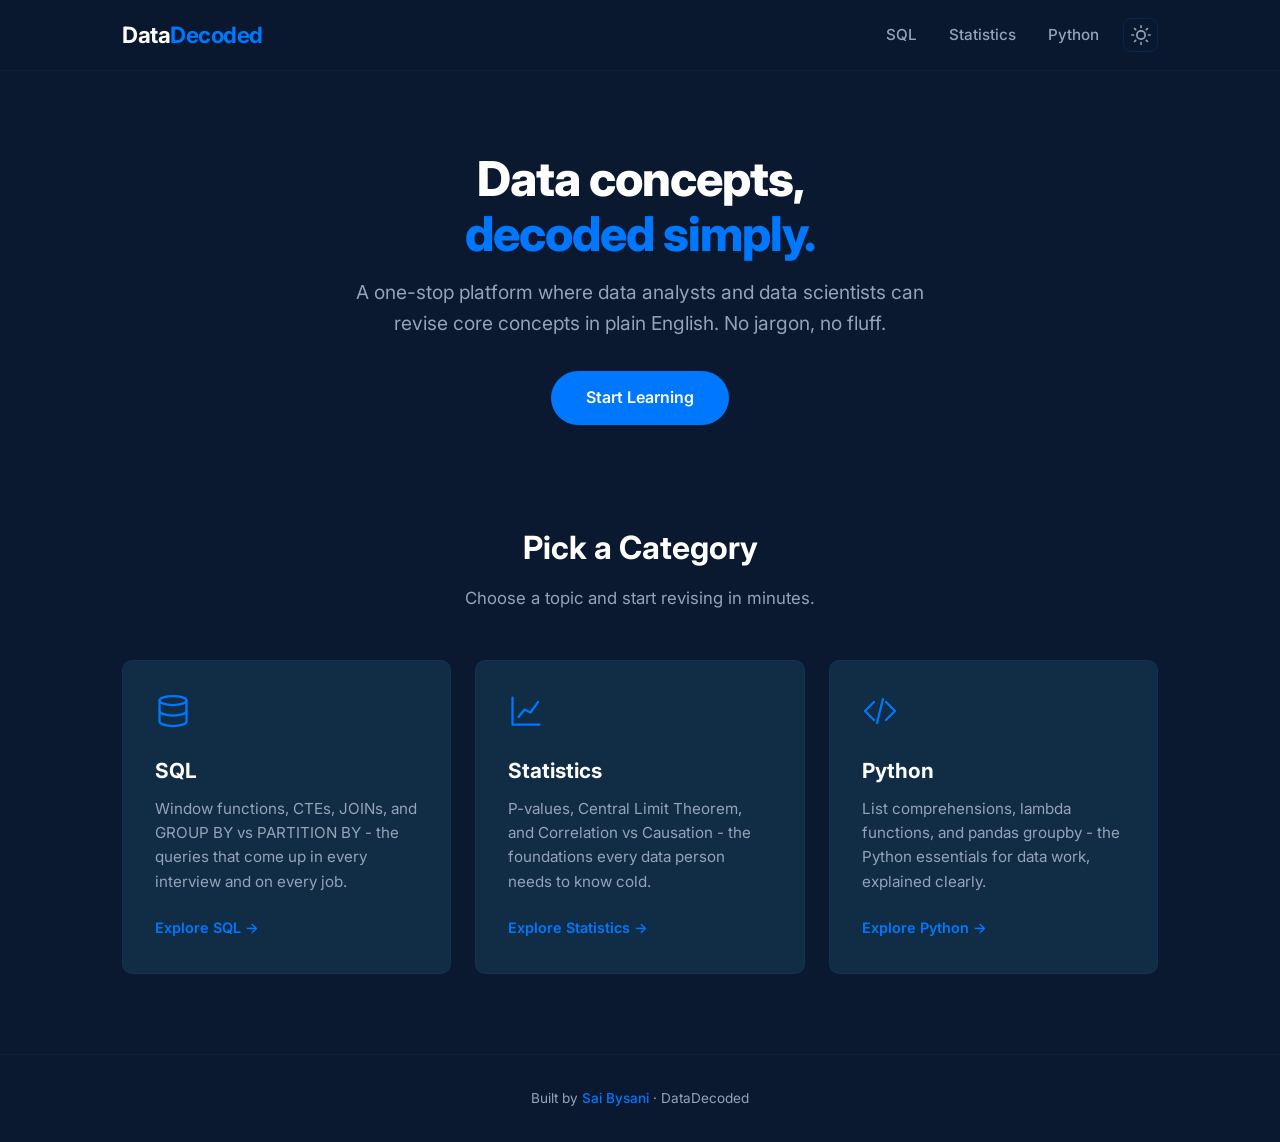
<file: index.html>
<!DOCTYPE html>
<html lang="en">
<head>
  <meta charset="UTF-8">
  <meta name="viewport" content="width=device-width, initial-scale=1.0">
  <title>DataDecoded - Data Concepts in Plain English</title>
  <meta name="description" content="A one-stop platform where data analysts and data scientists can revise core concepts in plain English.">
  <link rel="preconnect" href="https://fonts.googleapis.com">
  <link rel="preconnect" href="https://fonts.gstatic.com" crossorigin>
  <link href="https://fonts.googleapis.com/css2?family=Inter:wght@400;500;600;700;800&display=swap" rel="stylesheet">
  <link rel="stylesheet" href="styles.css">
  <script>if(localStorage.theme)document.documentElement.dataset.theme=localStorage.theme</script>
</head>
<body>

  <nav class="navbar">
    <div class="container">
      <a href="index.html" class="logo">Data<span>Decoded</span></a>
      <button class="nav-toggle" aria-label="Toggle navigation" aria-expanded="false">
        <span></span><span></span><span></span>
      </button>
      <ul class="nav-links">
        <li><a href="sql/index.html">SQL</a></li>
        <li><a href="statistics/index.html">Statistics</a></li>
        <li><a href="python/index.html">Python</a></li>
      </ul>
      <button class="theme-toggle" aria-label="Toggle theme">
        <svg class="icon-sun" width="20" height="20" viewBox="0 0 24 24" fill="none" stroke="currentColor" stroke-width="2" stroke-linecap="round" stroke-linejoin="round"><circle cx="12" cy="12" r="5"/><path d="M12 1v2M12 21v2M4.22 4.22l1.42 1.42M18.36 18.36l1.42 1.42M1 12h2M21 12h2M4.22 19.78l1.42-1.42M18.36 5.64l1.42-1.42"/></svg>
        <svg class="icon-moon" width="20" height="20" viewBox="0 0 24 24" fill="none" stroke="currentColor" stroke-width="2" stroke-linecap="round" stroke-linejoin="round"><path d="M21 12.79A9 9 0 1 1 11.21 3 7 7 0 0 0 21 12.79z"/></svg>
      </button>
    </div>
  </nav>

  <main>
    <section class="hero">
      <div class="container">
        <h1>Data concepts,<br><span>decoded simply.</span></h1>
        <p>A one-stop platform where data analysts and data scientists can revise core concepts in plain English. No jargon, no fluff.</p>
        <a href="#categories" class="cta-btn">Start Learning</a>
      </div>
    </section>

    <section class="categories" id="categories">
      <div class="container">
        <div class="section-header">
          <h2>Pick a Category</h2>
          <p>Choose a topic and start revising in minutes.</p>
        </div>

        <div class="card-grid">
          <div class="card">
            <svg class="card-svg-icon" viewBox="0 0 24 24" fill="none" stroke="currentColor" stroke-width="1.5" stroke-linecap="round" stroke-linejoin="round"><ellipse cx="12" cy="5" rx="9" ry="3"/><path d="M3 5v14c0 1.66 4.03 3 9 3s9-1.34 9-3V5"/><path d="M3 12c0 1.66 4.03 3 9 3s9-1.34 9-3"/></svg>
            <h3>SQL</h3>
            <p>Window functions, CTEs, JOINs, and GROUP BY vs PARTITION BY - the queries that come up in every interview and on every job.</p>
            <a href="sql/index.html" class="card-link">Explore SQL &#8594;</a>
          </div>

          <div class="card">
            <svg class="card-svg-icon" viewBox="0 0 24 24" fill="none" stroke="currentColor" stroke-width="1.5" stroke-linecap="round" stroke-linejoin="round"><path d="M3 3v18h18"/><path d="M7 16l4-5 4 2 5-7"/></svg>
            <h3>Statistics</h3>
            <p>P-values, Central Limit Theorem, and Correlation vs Causation - the foundations every data person needs to know cold.</p>
            <a href="statistics/index.html" class="card-link">Explore Statistics &#8594;</a>
          </div>

          <div class="card">
            <svg class="card-svg-icon" viewBox="0 0 24 24" fill="none" stroke="currentColor" stroke-width="1.5" stroke-linecap="round" stroke-linejoin="round"><polyline points="16 18 22 12 16 6"/><polyline points="8 6 2 12 8 18"/><line x1="14" y1="4" x2="10" y2="20"/></svg>
            <h3>Python</h3>
            <p>List comprehensions, lambda functions, and pandas groupby - the Python essentials for data work, explained clearly.</p>
            <a href="python/index.html" class="card-link">Explore Python &#8594;</a>
          </div>
        </div>
      </div>
    </section>
  </main>

  <footer class="footer">
    <p>Built by <a href="https://www.linkedin.com/in/saibysani18" target="_blank" rel="noopener">Sai Bysani</a> &middot; DataDecoded</p>
  </footer>

  <script src="js/main.js"></script>
</body>
</html>
</file>
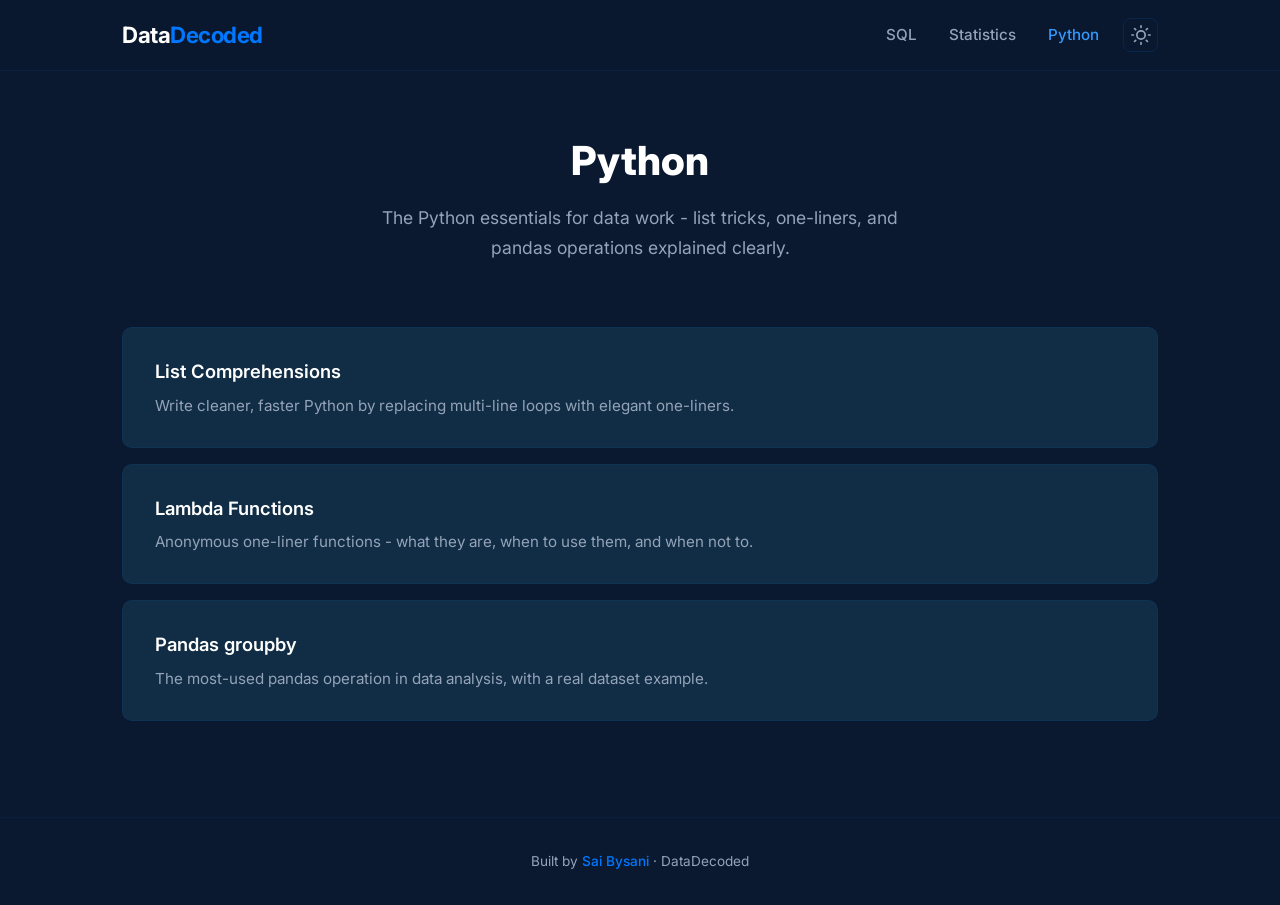
<file: python/index.html>
<!DOCTYPE html>
<html lang="en">
<head>
  <meta charset="UTF-8">
  <meta name="viewport" content="width=device-width, initial-scale=1.0">
  <title>Python Concepts - DataDecoded</title>
  <meta name="description" content="Master Python essentials like List Comprehensions, Lambda Functions, and Pandas groupby in plain English.">
  <link rel="preconnect" href="https://fonts.googleapis.com">
  <link rel="preconnect" href="https://fonts.gstatic.com" crossorigin>
  <link href="https://fonts.googleapis.com/css2?family=Inter:wght@400;500;600;700;800&display=swap" rel="stylesheet">
  <link rel="stylesheet" href="../styles.css">
  <script>if(localStorage.theme)document.documentElement.dataset.theme=localStorage.theme</script>
</head>
<body>

  <nav class="navbar">
    <div class="container">
      <a href="../index.html" class="logo">Data<span>Decoded</span></a>
      <button class="nav-toggle" aria-label="Toggle navigation" aria-expanded="false">
        <span></span><span></span><span></span>
      </button>
      <ul class="nav-links">
        <li><a href="../sql/index.html">SQL</a></li>
        <li><a href="../statistics/index.html">Statistics</a></li>
        <li><a href="index.html" class="active">Python</a></li>
      </ul>
      <button class="theme-toggle" aria-label="Toggle theme">
        <svg class="icon-sun" width="20" height="20" viewBox="0 0 24 24" fill="none" stroke="currentColor" stroke-width="2" stroke-linecap="round" stroke-linejoin="round"><circle cx="12" cy="12" r="5"/><path d="M12 1v2M12 21v2M4.22 4.22l1.42 1.42M18.36 18.36l1.42 1.42M1 12h2M21 12h2M4.22 19.78l1.42-1.42M18.36 5.64l1.42-1.42"/></svg>
        <svg class="icon-moon" width="20" height="20" viewBox="0 0 24 24" fill="none" stroke="currentColor" stroke-width="2" stroke-linecap="round" stroke-linejoin="round"><path d="M21 12.79A9 9 0 1 1 11.21 3 7 7 0 0 0 21 12.79z"/></svg>
      </button>
    </div>
  </nav>

  <main>
    <section class="category-hero">
      <div class="container">
        <h1>Python</h1>
        <p>The Python essentials for data work - list tricks, one-liners, and pandas operations explained clearly.</p>
      </div>
    </section>

    <section class="concept-list">
      <div class="container">
        <a href="list-comprehensions.html" class="concept-card">
          <h3>List Comprehensions</h3>
          <p>Write cleaner, faster Python by replacing multi-line loops with elegant one-liners.</p>
        </a>

        <a href="lambda-functions.html" class="concept-card">
          <h3>Lambda Functions</h3>
          <p>Anonymous one-liner functions - what they are, when to use them, and when not to.</p>
        </a>

        <a href="pandas-groupby.html" class="concept-card">
          <h3>Pandas groupby</h3>
          <p>The most-used pandas operation in data analysis, with a real dataset example.</p>
        </a>
      </div>
    </section>
  </main>

  <footer class="footer">
    <p>Built by <a href="https://www.linkedin.com/in/saibysani18" target="_blank" rel="noopener">Sai Bysani</a> &middot; DataDecoded</p>
  </footer>

  <script src="../js/main.js"></script>
</body>
</html>
</file>
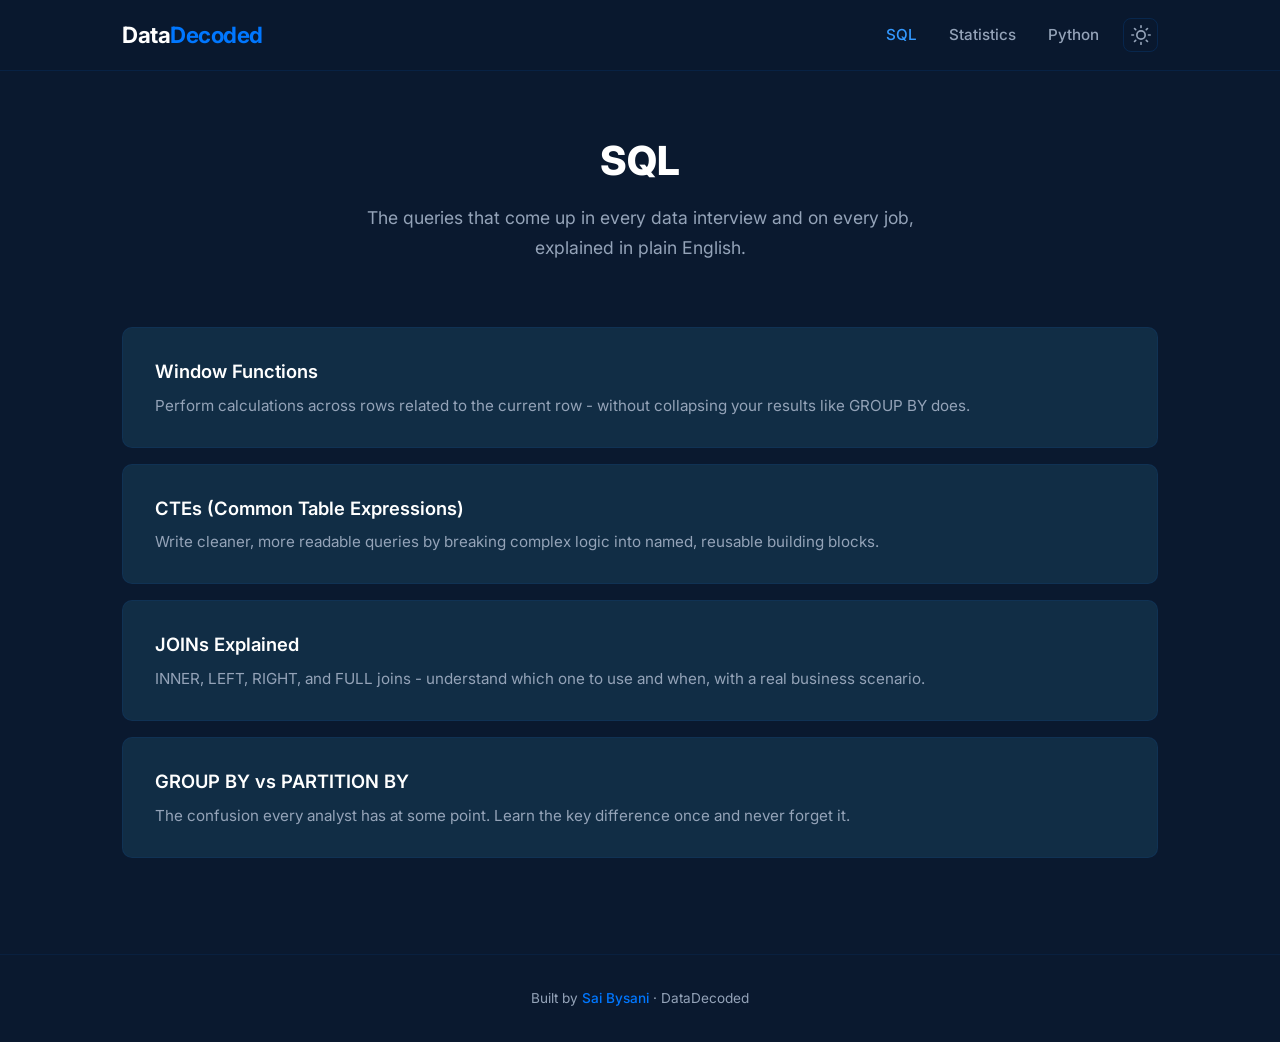
<file: sql/index.html>
<!DOCTYPE html>
<html lang="en">
<head>
  <meta charset="UTF-8">
  <meta name="viewport" content="width=device-width, initial-scale=1.0">
  <title>SQL Concepts - DataDecoded</title>
  <meta name="description" content="Master SQL concepts like Window Functions, CTEs, JOINs, and GROUP BY vs PARTITION BY in plain English.">
  <link rel="preconnect" href="https://fonts.googleapis.com">
  <link rel="preconnect" href="https://fonts.gstatic.com" crossorigin>
  <link href="https://fonts.googleapis.com/css2?family=Inter:wght@400;500;600;700;800&display=swap" rel="stylesheet">
  <link rel="stylesheet" href="../styles.css">
  <script>if(localStorage.theme)document.documentElement.dataset.theme=localStorage.theme</script>
</head>
<body>

  <nav class="navbar">
    <div class="container">
      <a href="../index.html" class="logo">Data<span>Decoded</span></a>
      <button class="nav-toggle" aria-label="Toggle navigation" aria-expanded="false">
        <span></span><span></span><span></span>
      </button>
      <ul class="nav-links">
        <li><a href="index.html" class="active">SQL</a></li>
        <li><a href="../statistics/index.html">Statistics</a></li>
        <li><a href="../python/index.html">Python</a></li>
      </ul>
      <button class="theme-toggle" aria-label="Toggle theme">
        <svg class="icon-sun" width="20" height="20" viewBox="0 0 24 24" fill="none" stroke="currentColor" stroke-width="2" stroke-linecap="round" stroke-linejoin="round"><circle cx="12" cy="12" r="5"/><path d="M12 1v2M12 21v2M4.22 4.22l1.42 1.42M18.36 18.36l1.42 1.42M1 12h2M21 12h2M4.22 19.78l1.42-1.42M18.36 5.64l1.42-1.42"/></svg>
        <svg class="icon-moon" width="20" height="20" viewBox="0 0 24 24" fill="none" stroke="currentColor" stroke-width="2" stroke-linecap="round" stroke-linejoin="round"><path d="M21 12.79A9 9 0 1 1 11.21 3 7 7 0 0 0 21 12.79z"/></svg>
      </button>
    </div>
  </nav>

  <main>
    <section class="category-hero">
      <div class="container">
        <h1>SQL</h1>
        <p>The queries that come up in every data interview and on every job, explained in plain English.</p>
      </div>
    </section>

    <section class="concept-list">
      <div class="container">
        <a href="window-functions.html" class="concept-card">
          <h3>Window Functions</h3>
          <p>Perform calculations across rows related to the current row - without collapsing your results like GROUP BY does.</p>
        </a>

        <a href="ctes.html" class="concept-card">
          <h3>CTEs (Common Table Expressions)</h3>
          <p>Write cleaner, more readable queries by breaking complex logic into named, reusable building blocks.</p>
        </a>

        <a href="joins.html" class="concept-card">
          <h3>JOINs Explained</h3>
          <p>INNER, LEFT, RIGHT, and FULL joins - understand which one to use and when, with a real business scenario.</p>
        </a>

        <a href="group-by-vs-partition-by.html" class="concept-card">
          <h3>GROUP BY vs PARTITION BY</h3>
          <p>The confusion every analyst has at some point. Learn the key difference once and never forget it.</p>
        </a>
      </div>
    </section>
  </main>

  <footer class="footer">
    <p>Built by <a href="https://www.linkedin.com/in/saibysani18" target="_blank" rel="noopener">Sai Bysani</a> &middot; DataDecoded</p>
  </footer>

  <script src="../js/main.js"></script>
</body>
</html>
</file>
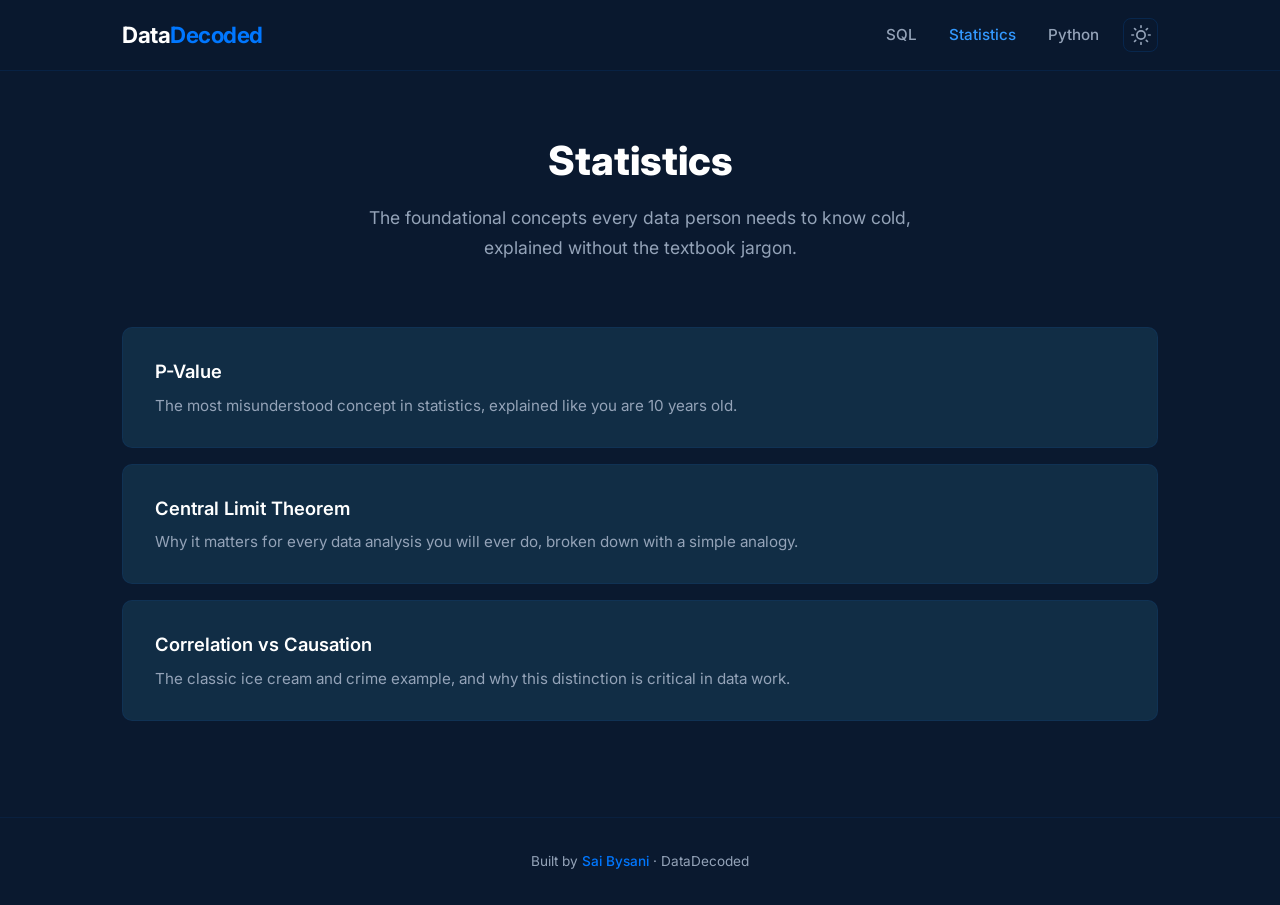
<file: statistics/index.html>
<!DOCTYPE html>
<html lang="en">
<head>
  <meta charset="UTF-8">
  <meta name="viewport" content="width=device-width, initial-scale=1.0">
  <title>Statistics Concepts - DataDecoded</title>
  <meta name="description" content="Understand P-Values, Central Limit Theorem, and Correlation vs Causation in plain English.">
  <link rel="preconnect" href="https://fonts.googleapis.com">
  <link rel="preconnect" href="https://fonts.gstatic.com" crossorigin>
  <link href="https://fonts.googleapis.com/css2?family=Inter:wght@400;500;600;700;800&display=swap" rel="stylesheet">
  <link rel="stylesheet" href="../styles.css">
  <script>if(localStorage.theme)document.documentElement.dataset.theme=localStorage.theme</script>
</head>
<body>

  <nav class="navbar">
    <div class="container">
      <a href="../index.html" class="logo">Data<span>Decoded</span></a>
      <button class="nav-toggle" aria-label="Toggle navigation" aria-expanded="false">
        <span></span><span></span><span></span>
      </button>
      <ul class="nav-links">
        <li><a href="../sql/index.html">SQL</a></li>
        <li><a href="index.html" class="active">Statistics</a></li>
        <li><a href="../python/index.html">Python</a></li>
      </ul>
      <button class="theme-toggle" aria-label="Toggle theme">
        <svg class="icon-sun" width="20" height="20" viewBox="0 0 24 24" fill="none" stroke="currentColor" stroke-width="2" stroke-linecap="round" stroke-linejoin="round"><circle cx="12" cy="12" r="5"/><path d="M12 1v2M12 21v2M4.22 4.22l1.42 1.42M18.36 18.36l1.42 1.42M1 12h2M21 12h2M4.22 19.78l1.42-1.42M18.36 5.64l1.42-1.42"/></svg>
        <svg class="icon-moon" width="20" height="20" viewBox="0 0 24 24" fill="none" stroke="currentColor" stroke-width="2" stroke-linecap="round" stroke-linejoin="round"><path d="M21 12.79A9 9 0 1 1 11.21 3 7 7 0 0 0 21 12.79z"/></svg>
      </button>
    </div>
  </nav>

  <main>
    <section class="category-hero">
      <div class="container">
        <h1>Statistics</h1>
        <p>The foundational concepts every data person needs to know cold, explained without the textbook jargon.</p>
      </div>
    </section>

    <section class="concept-list">
      <div class="container">
        <a href="p-value.html" class="concept-card">
          <h3>P-Value</h3>
          <p>The most misunderstood concept in statistics, explained like you are 10 years old.</p>
        </a>

        <a href="central-limit-theorem.html" class="concept-card">
          <h3>Central Limit Theorem</h3>
          <p>Why it matters for every data analysis you will ever do, broken down with a simple analogy.</p>
        </a>

        <a href="correlation-vs-causation.html" class="concept-card">
          <h3>Correlation vs Causation</h3>
          <p>The classic ice cream and crime example, and why this distinction is critical in data work.</p>
        </a>
      </div>
    </section>
  </main>

  <footer class="footer">
    <p>Built by <a href="https://www.linkedin.com/in/saibysani18" target="_blank" rel="noopener">Sai Bysani</a> &middot; DataDecoded</p>
  </footer>

  <script src="../js/main.js"></script>
</body>
</html>
</file>
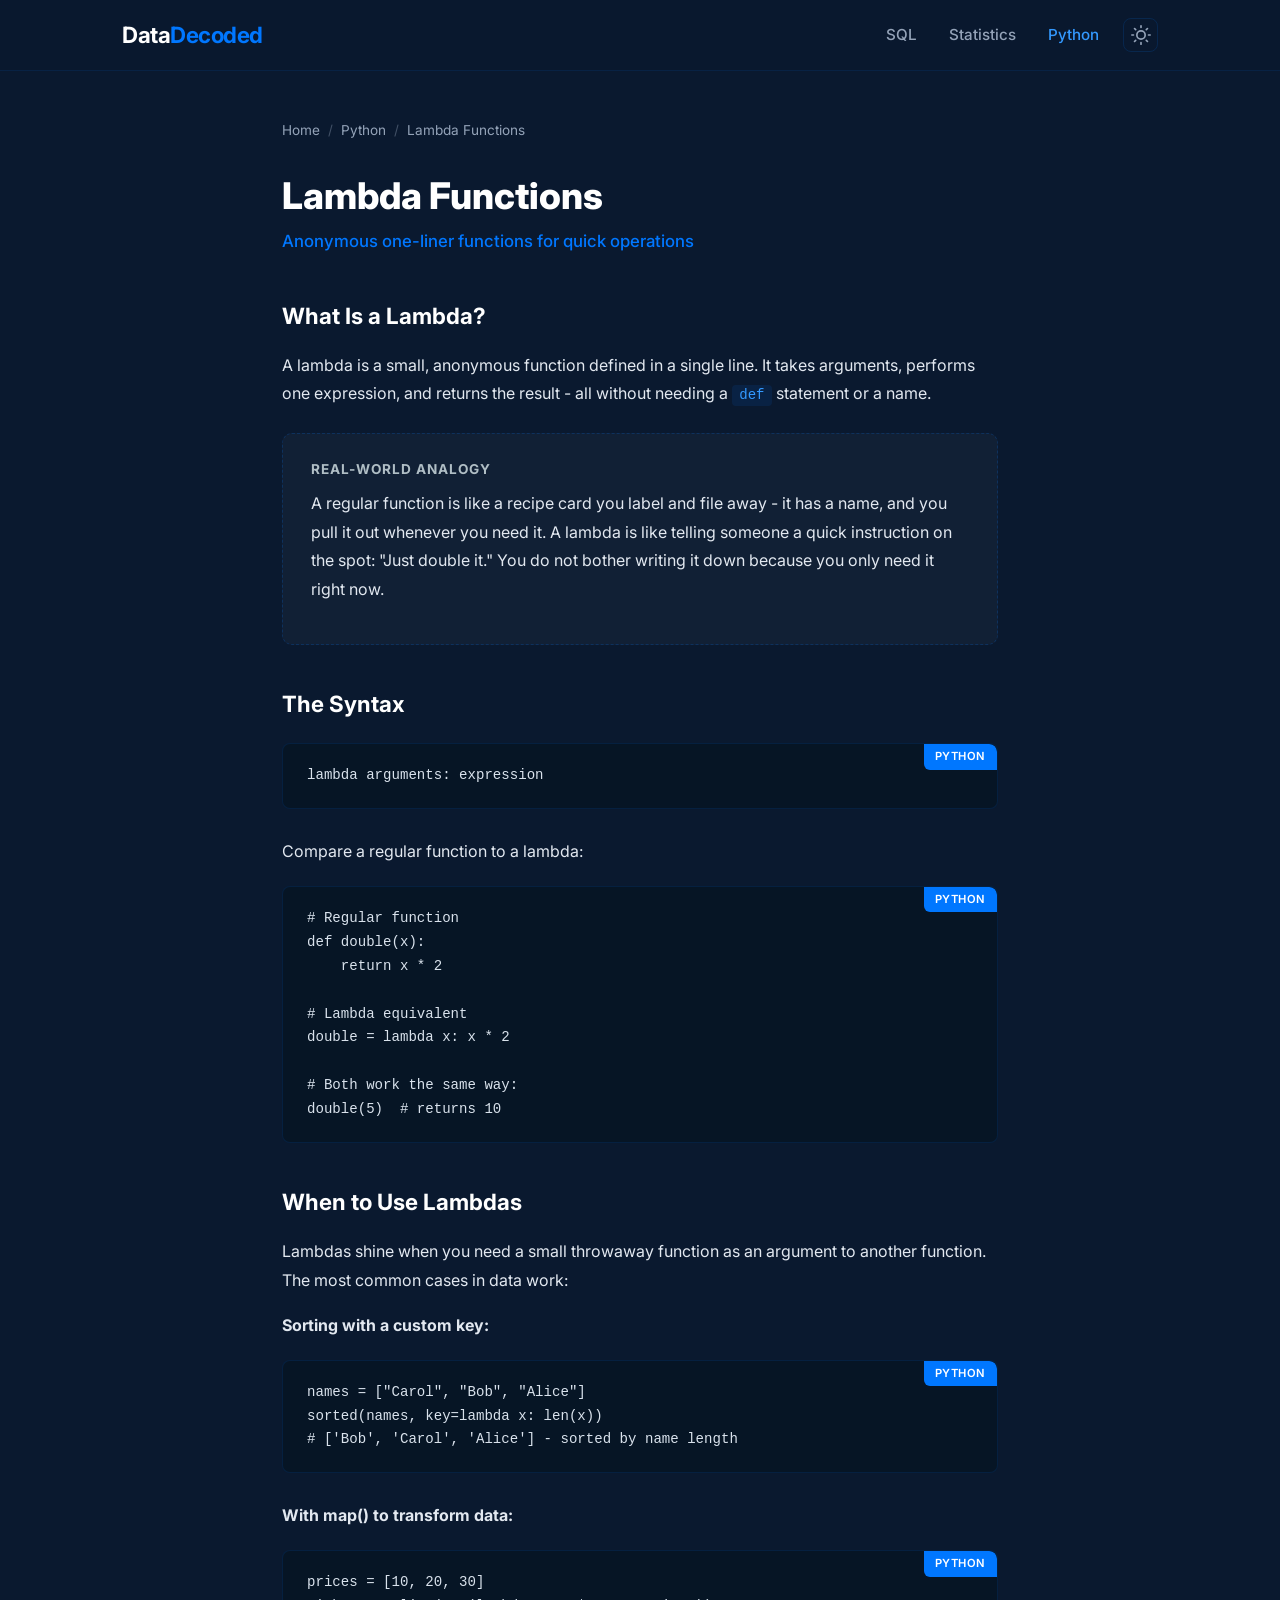
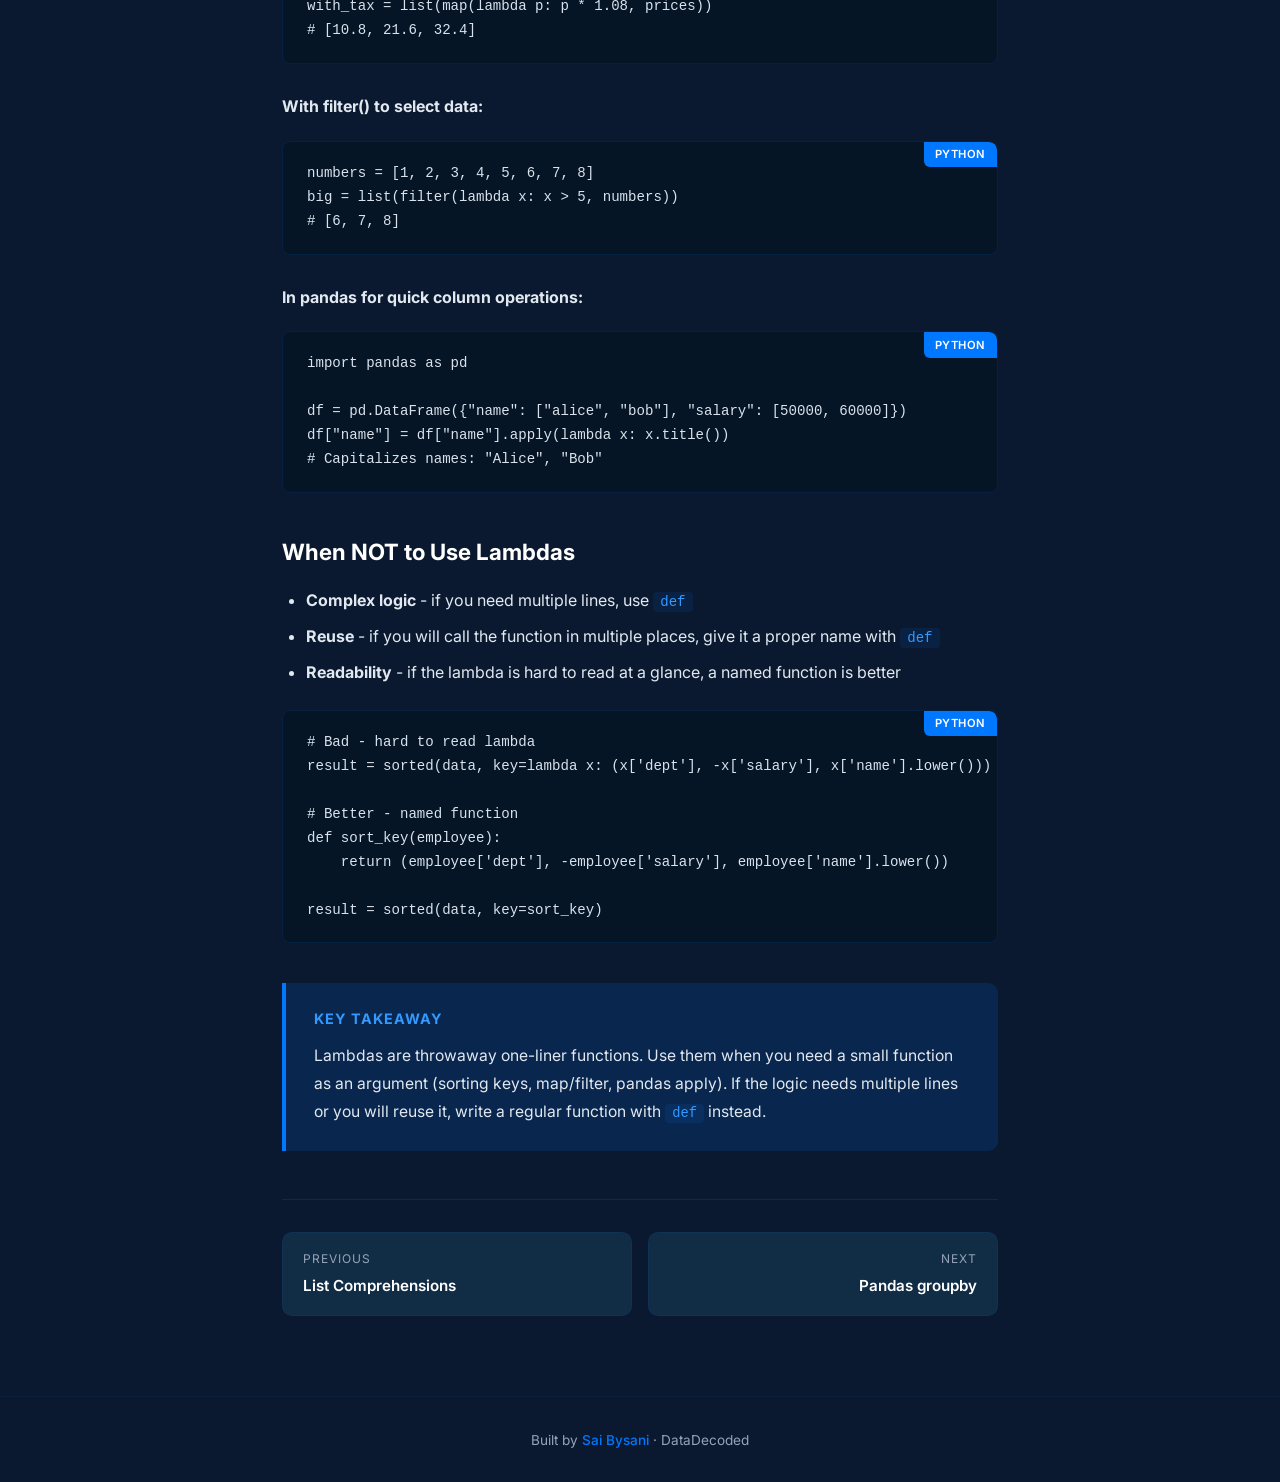
<file: python/lambda-functions.html>
<!DOCTYPE html>
<html lang="en">
<head>
  <meta charset="UTF-8">
  <meta name="viewport" content="width=device-width, initial-scale=1.0">
  <title>Lambda Functions - Python - DataDecoded</title>
  <meta name="description" content="Python Lambda Functions - one-liner anonymous functions explained simply, with when to use and when not to.">
  <link rel="preconnect" href="https://fonts.googleapis.com">
  <link rel="preconnect" href="https://fonts.gstatic.com" crossorigin>
  <link href="https://fonts.googleapis.com/css2?family=Inter:wght@400;500;600;700;800&display=swap" rel="stylesheet">
  <link rel="stylesheet" href="../styles.css">
  <script>if(localStorage.theme)document.documentElement.dataset.theme=localStorage.theme</script>
</head>
<body>

  <nav class="navbar">
    <div class="container">
      <a href="../index.html" class="logo">Data<span>Decoded</span></a>
      <button class="nav-toggle" aria-label="Toggle navigation" aria-expanded="false">
        <span></span><span></span><span></span>
      </button>
      <ul class="nav-links">
        <li><a href="../sql/index.html">SQL</a></li>
        <li><a href="../statistics/index.html">Statistics</a></li>
        <li><a href="index.html" class="active">Python</a></li>
      </ul>
      <button class="theme-toggle" aria-label="Toggle theme">
        <svg class="icon-sun" width="20" height="20" viewBox="0 0 24 24" fill="none" stroke="currentColor" stroke-width="2" stroke-linecap="round" stroke-linejoin="round"><circle cx="12" cy="12" r="5"/><path d="M12 1v2M12 21v2M4.22 4.22l1.42 1.42M18.36 18.36l1.42 1.42M1 12h2M21 12h2M4.22 19.78l1.42-1.42M18.36 5.64l1.42-1.42"/></svg>
        <svg class="icon-moon" width="20" height="20" viewBox="0 0 24 24" fill="none" stroke="currentColor" stroke-width="2" stroke-linecap="round" stroke-linejoin="round"><path d="M21 12.79A9 9 0 1 1 11.21 3 7 7 0 0 0 21 12.79z"/></svg>
      </button>
    </div>
  </nav>

  <main class="concept-page">
    <div class="container">
      <div class="breadcrumb">
        <a href="../index.html">Home</a> <span class="sep">/</span>
        <a href="index.html">Python</a> <span class="sep">/</span>
        Lambda Functions
      </div>

      <h1>Lambda Functions</h1>
      <p class="subtitle">Anonymous one-liner functions for quick operations</p>

      <h2>What Is a Lambda?</h2>
      <p>A lambda is a small, anonymous function defined in a single line. It takes arguments, performs one expression, and returns the result - all without needing a <code>def</code> statement or a name.</p>

      <div class="analogy">
        <h3>Real-World Analogy</h3>
        <p>A regular function is like a recipe card you label and file away - it has a name, and you pull it out whenever you need it. A lambda is like telling someone a quick instruction on the spot: "Just double it." You do not bother writing it down because you only need it right now.</p>
      </div>

      <h2>The Syntax</h2>
      <div class="code-block">
        <span class="code-label">Python</span>
        <code>lambda arguments: expression</code>
      </div>

      <p>Compare a regular function to a lambda:</p>
      <div class="code-block">
        <span class="code-label">Python</span>
        <code># Regular function
def double(x):
    return x * 2

# Lambda equivalent
double = lambda x: x * 2

# Both work the same way:
double(5)  # returns 10</code>
      </div>

      <h2>When to Use Lambdas</h2>
      <p>Lambdas shine when you need a small throwaway function as an argument to another function. The most common cases in data work:</p>

      <p><strong>Sorting with a custom key:</strong></p>
      <div class="code-block">
        <span class="code-label">Python</span>
        <code>names = ["Carol", "Bob", "Alice"]
sorted(names, key=lambda x: len(x))
# ['Bob', 'Carol', 'Alice'] - sorted by name length</code>
      </div>

      <p><strong>With map() to transform data:</strong></p>
      <div class="code-block">
        <span class="code-label">Python</span>
        <code>prices = [10, 20, 30]
with_tax = list(map(lambda p: p * 1.08, prices))
# [10.8, 21.6, 32.4]</code>
      </div>

      <p><strong>With filter() to select data:</strong></p>
      <div class="code-block">
        <span class="code-label">Python</span>
        <code>numbers = [1, 2, 3, 4, 5, 6, 7, 8]
big = list(filter(lambda x: x > 5, numbers))
# [6, 7, 8]</code>
      </div>

      <p><strong>In pandas for quick column operations:</strong></p>
      <div class="code-block">
        <span class="code-label">Python</span>
        <code>import pandas as pd

df = pd.DataFrame({"name": ["alice", "bob"], "salary": [50000, 60000]})
df["name"] = df["name"].apply(lambda x: x.title())
# Capitalizes names: "Alice", "Bob"</code>
      </div>

      <h2>When NOT to Use Lambdas</h2>
      <ul>
        <li><strong>Complex logic</strong> - if you need multiple lines, use <code>def</code></li>
        <li><strong>Reuse</strong> - if you will call the function in multiple places, give it a proper name with <code>def</code></li>
        <li><strong>Readability</strong> - if the lambda is hard to read at a glance, a named function is better</li>
      </ul>

      <div class="code-block">
        <span class="code-label">Python</span>
        <code># Bad - hard to read lambda
result = sorted(data, key=lambda x: (x['dept'], -x['salary'], x['name'].lower()))

# Better - named function
def sort_key(employee):
    return (employee['dept'], -employee['salary'], employee['name'].lower())

result = sorted(data, key=sort_key)</code>
      </div>

      <div class="takeaway">
        <h3>Key Takeaway</h3>
        <p>Lambdas are throwaway one-liner functions. Use them when you need a small function as an argument (sorting keys, map/filter, pandas apply). If the logic needs multiple lines or you will reuse it, write a regular function with <code>def</code> instead.</p>
      </div>

      <div class="concept-nav">
        <a href="list-comprehensions.html">
          <span class="nav-label">Previous</span>
          <span class="nav-title">List Comprehensions</span>
        </a>
        <a href="pandas-groupby.html" class="next">
          <span class="nav-label">Next</span>
          <span class="nav-title">Pandas groupby</span>
        </a>
      </div>
    </div>
  </main>

  <footer class="footer">
    <p>Built by <a href="https://www.linkedin.com/in/saibysani18" target="_blank" rel="noopener">Sai Bysani</a> &middot; DataDecoded</p>
  </footer>

  <script src="../js/main.js"></script>
</body>
</html>
</file>
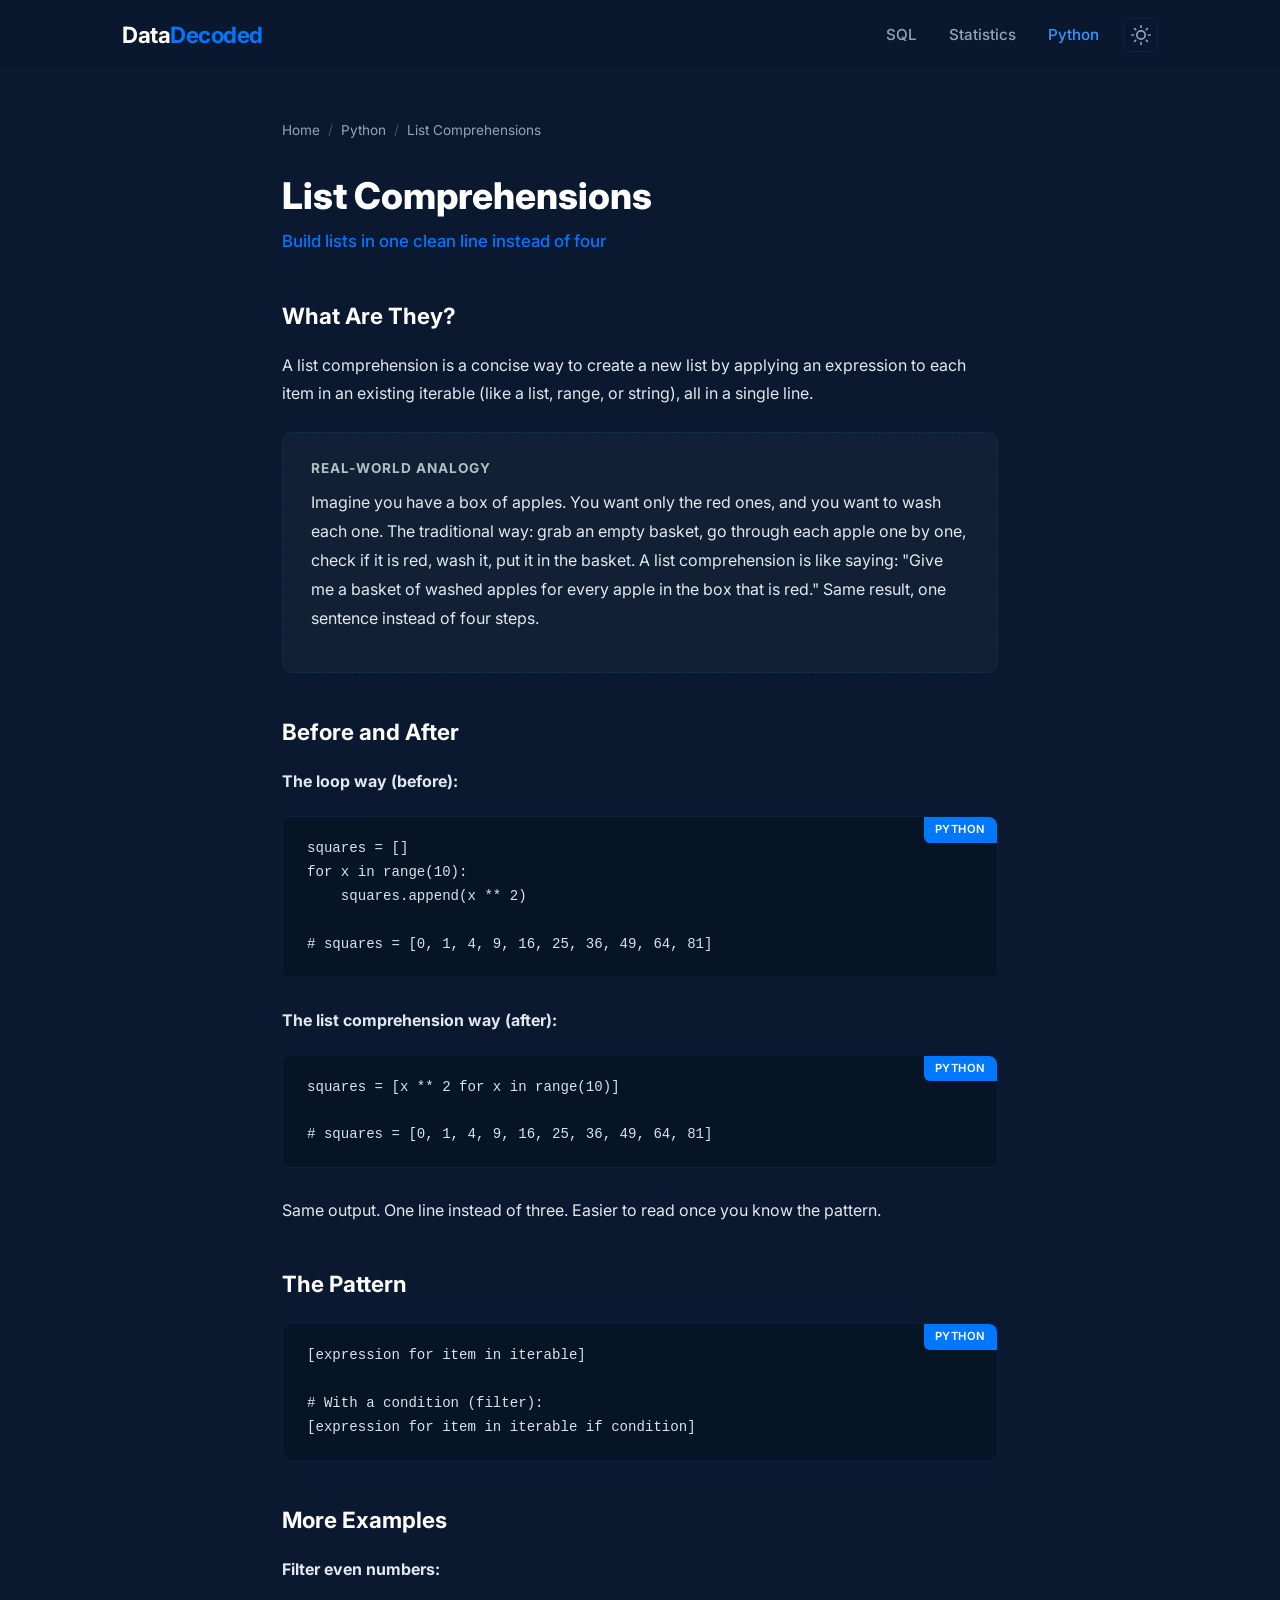
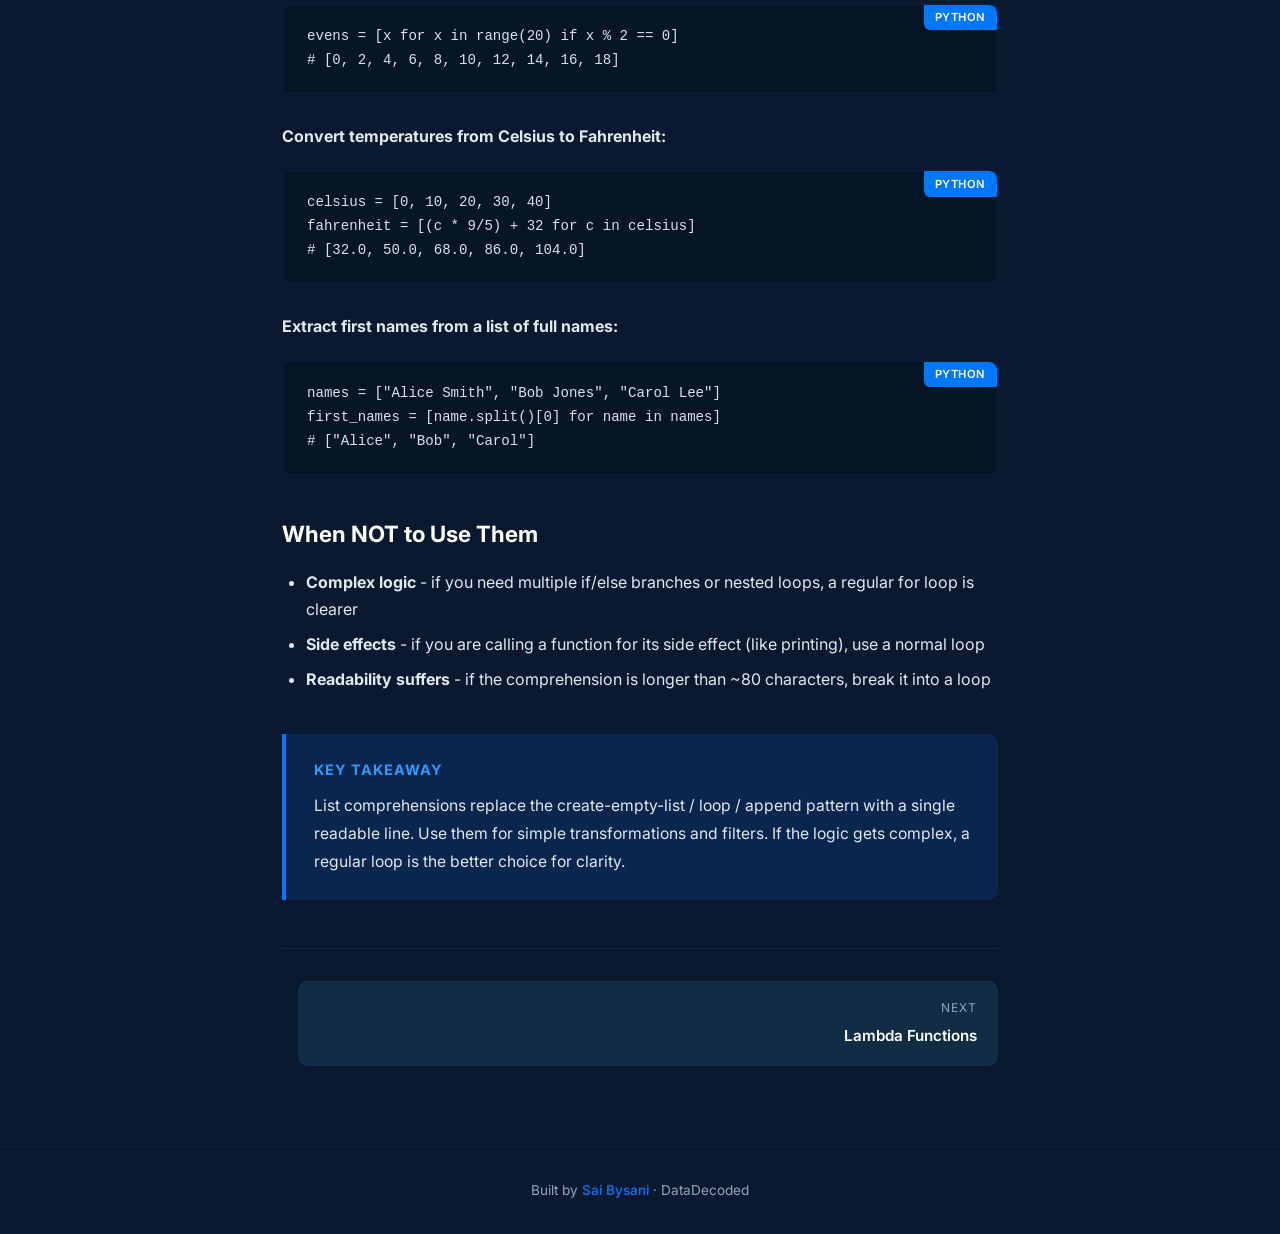
<file: python/list-comprehensions.html>
<!DOCTYPE html>
<html lang="en">
<head>
  <meta charset="UTF-8">
  <meta name="viewport" content="width=device-width, initial-scale=1.0">
  <title>List Comprehensions - Python - DataDecoded</title>
  <meta name="description" content="Python List Comprehensions explained - before and after examples showing the cleaner way to build lists.">
  <link rel="preconnect" href="https://fonts.googleapis.com">
  <link rel="preconnect" href="https://fonts.gstatic.com" crossorigin>
  <link href="https://fonts.googleapis.com/css2?family=Inter:wght@400;500;600;700;800&display=swap" rel="stylesheet">
  <link rel="stylesheet" href="../styles.css">
  <script>if(localStorage.theme)document.documentElement.dataset.theme=localStorage.theme</script>
</head>
<body>

  <nav class="navbar">
    <div class="container">
      <a href="../index.html" class="logo">Data<span>Decoded</span></a>
      <button class="nav-toggle" aria-label="Toggle navigation" aria-expanded="false">
        <span></span><span></span><span></span>
      </button>
      <ul class="nav-links">
        <li><a href="../sql/index.html">SQL</a></li>
        <li><a href="../statistics/index.html">Statistics</a></li>
        <li><a href="index.html" class="active">Python</a></li>
      </ul>
      <button class="theme-toggle" aria-label="Toggle theme">
        <svg class="icon-sun" width="20" height="20" viewBox="0 0 24 24" fill="none" stroke="currentColor" stroke-width="2" stroke-linecap="round" stroke-linejoin="round"><circle cx="12" cy="12" r="5"/><path d="M12 1v2M12 21v2M4.22 4.22l1.42 1.42M18.36 18.36l1.42 1.42M1 12h2M21 12h2M4.22 19.78l1.42-1.42M18.36 5.64l1.42-1.42"/></svg>
        <svg class="icon-moon" width="20" height="20" viewBox="0 0 24 24" fill="none" stroke="currentColor" stroke-width="2" stroke-linecap="round" stroke-linejoin="round"><path d="M21 12.79A9 9 0 1 1 11.21 3 7 7 0 0 0 21 12.79z"/></svg>
      </button>
    </div>
  </nav>

  <main class="concept-page">
    <div class="container">
      <div class="breadcrumb">
        <a href="../index.html">Home</a> <span class="sep">/</span>
        <a href="index.html">Python</a> <span class="sep">/</span>
        List Comprehensions
      </div>

      <h1>List Comprehensions</h1>
      <p class="subtitle">Build lists in one clean line instead of four</p>

      <h2>What Are They?</h2>
      <p>A list comprehension is a concise way to create a new list by applying an expression to each item in an existing iterable (like a list, range, or string), all in a single line.</p>

      <div class="analogy">
        <h3>Real-World Analogy</h3>
        <p>Imagine you have a box of apples. You want only the red ones, and you want to wash each one. The traditional way: grab an empty basket, go through each apple one by one, check if it is red, wash it, put it in the basket. A list comprehension is like saying: "Give me a basket of washed apples for every apple in the box that is red." Same result, one sentence instead of four steps.</p>
      </div>

      <h2>Before and After</h2>

      <p><strong>The loop way (before):</strong></p>
      <div class="code-block">
        <span class="code-label">Python</span>
        <code>squares = []
for x in range(10):
    squares.append(x ** 2)

# squares = [0, 1, 4, 9, 16, 25, 36, 49, 64, 81]</code>
      </div>

      <p><strong>The list comprehension way (after):</strong></p>
      <div class="code-block">
        <span class="code-label">Python</span>
        <code>squares = [x ** 2 for x in range(10)]

# squares = [0, 1, 4, 9, 16, 25, 36, 49, 64, 81]</code>
      </div>

      <p>Same output. One line instead of three. Easier to read once you know the pattern.</p>

      <h2>The Pattern</h2>
      <div class="code-block">
        <span class="code-label">Python</span>
        <code>[expression for item in iterable]

# With a condition (filter):
[expression for item in iterable if condition]</code>
      </div>

      <h2>More Examples</h2>

      <p><strong>Filter even numbers:</strong></p>
      <div class="code-block">
        <span class="code-label">Python</span>
        <code>evens = [x for x in range(20) if x % 2 == 0]
# [0, 2, 4, 6, 8, 10, 12, 14, 16, 18]</code>
      </div>

      <p><strong>Convert temperatures from Celsius to Fahrenheit:</strong></p>
      <div class="code-block">
        <span class="code-label">Python</span>
        <code>celsius = [0, 10, 20, 30, 40]
fahrenheit = [(c * 9/5) + 32 for c in celsius]
# [32.0, 50.0, 68.0, 86.0, 104.0]</code>
      </div>

      <p><strong>Extract first names from a list of full names:</strong></p>
      <div class="code-block">
        <span class="code-label">Python</span>
        <code>names = ["Alice Smith", "Bob Jones", "Carol Lee"]
first_names = [name.split()[0] for name in names]
# ["Alice", "Bob", "Carol"]</code>
      </div>

      <h2>When NOT to Use Them</h2>
      <ul>
        <li><strong>Complex logic</strong> - if you need multiple if/else branches or nested loops, a regular for loop is clearer</li>
        <li><strong>Side effects</strong> - if you are calling a function for its side effect (like printing), use a normal loop</li>
        <li><strong>Readability suffers</strong> - if the comprehension is longer than ~80 characters, break it into a loop</li>
      </ul>

      <div class="takeaway">
        <h3>Key Takeaway</h3>
        <p>List comprehensions replace the create-empty-list / loop / append pattern with a single readable line. Use them for simple transformations and filters. If the logic gets complex, a regular loop is the better choice for clarity.</p>
      </div>

      <div class="concept-nav">
        <div></div>
        <a href="lambda-functions.html" class="next">
          <span class="nav-label">Next</span>
          <span class="nav-title">Lambda Functions</span>
        </a>
      </div>
    </div>
  </main>

  <footer class="footer">
    <p>Built by <a href="https://www.linkedin.com/in/saibysani18" target="_blank" rel="noopener">Sai Bysani</a> &middot; DataDecoded</p>
  </footer>

  <script src="../js/main.js"></script>
</body>
</html>
</file>
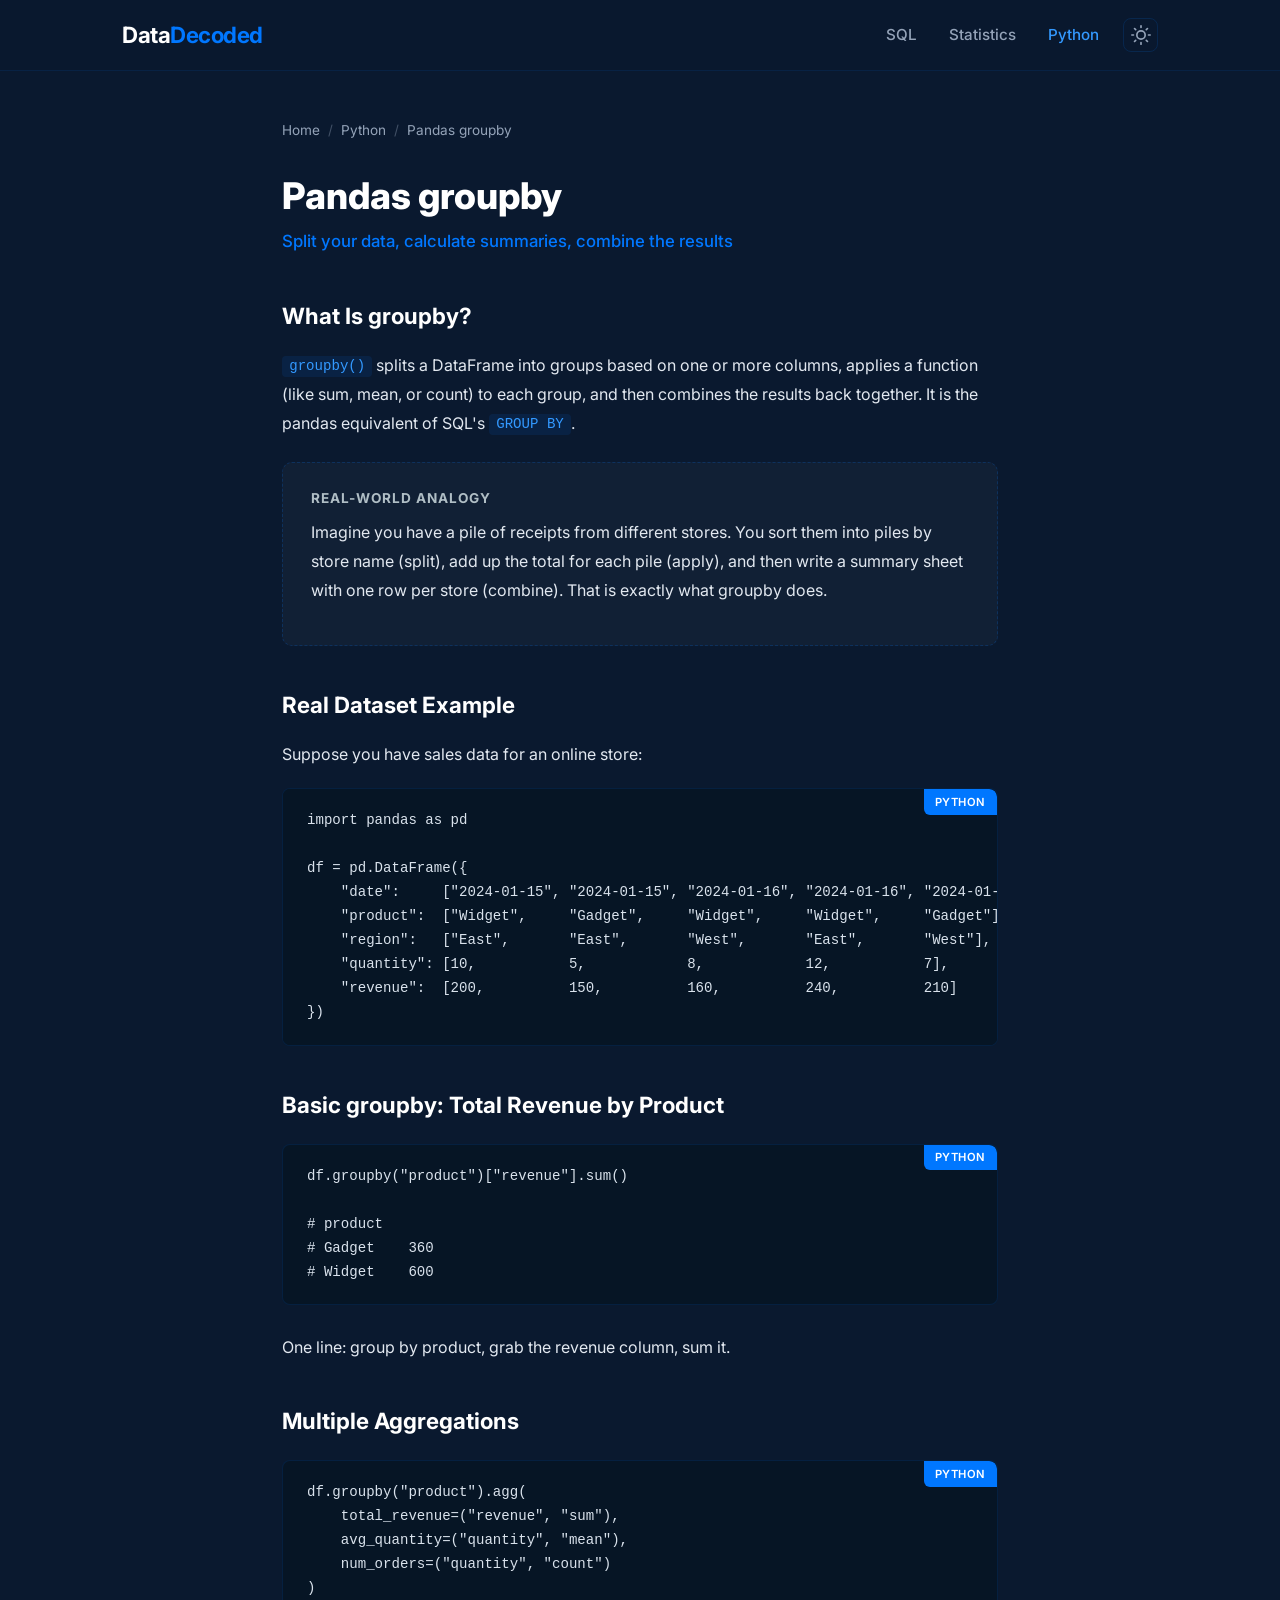
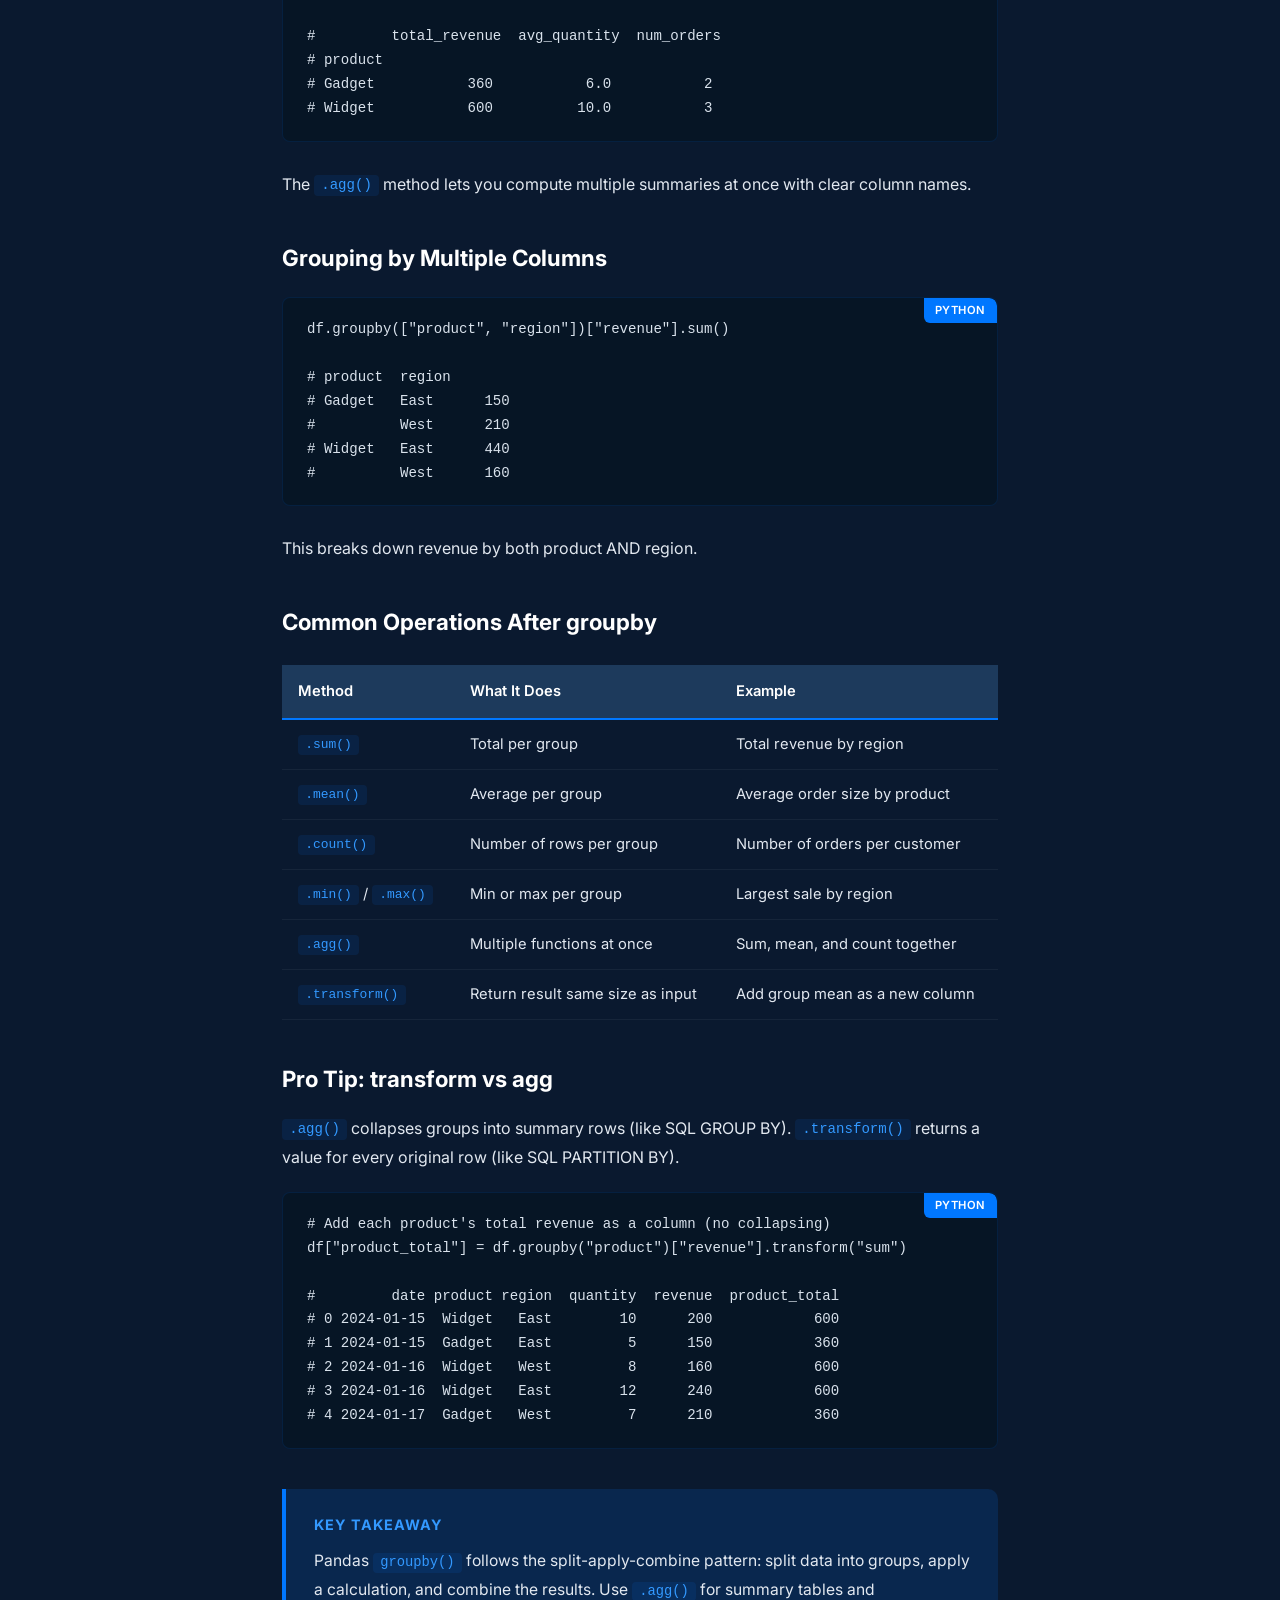
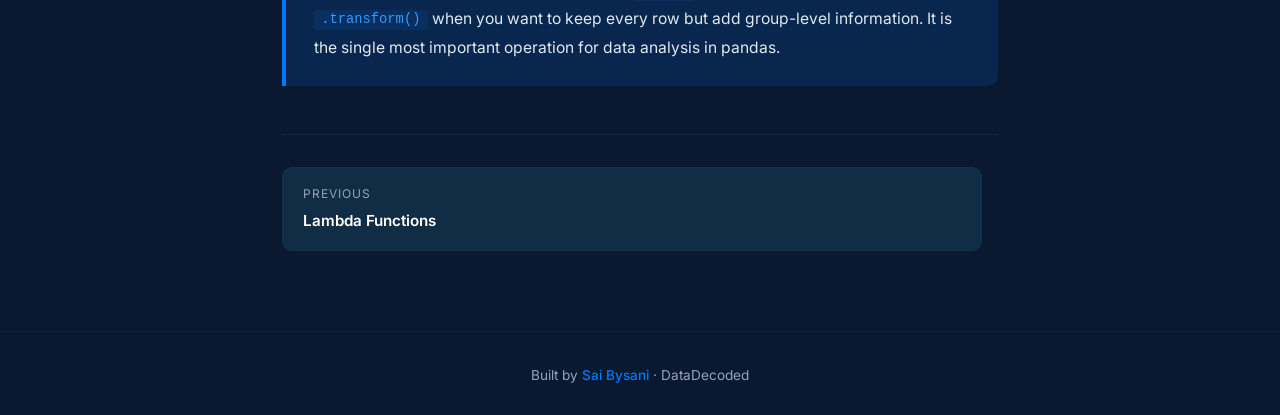
<file: python/pandas-groupby.html>
<!DOCTYPE html>
<html lang="en">
<head>
  <meta charset="UTF-8">
  <meta name="viewport" content="width=device-width, initial-scale=1.0">
  <title>Pandas groupby - Python - DataDecoded</title>
  <meta name="description" content="Pandas groupby explained - the most used operation in data analysis, with a real dataset example.">
  <link rel="preconnect" href="https://fonts.googleapis.com">
  <link rel="preconnect" href="https://fonts.gstatic.com" crossorigin>
  <link href="https://fonts.googleapis.com/css2?family=Inter:wght@400;500;600;700;800&display=swap" rel="stylesheet">
  <link rel="stylesheet" href="../styles.css">
  <script>if(localStorage.theme)document.documentElement.dataset.theme=localStorage.theme</script>
</head>
<body>

  <nav class="navbar">
    <div class="container">
      <a href="../index.html" class="logo">Data<span>Decoded</span></a>
      <button class="nav-toggle" aria-label="Toggle navigation" aria-expanded="false">
        <span></span><span></span><span></span>
      </button>
      <ul class="nav-links">
        <li><a href="../sql/index.html">SQL</a></li>
        <li><a href="../statistics/index.html">Statistics</a></li>
        <li><a href="index.html" class="active">Python</a></li>
      </ul>
      <button class="theme-toggle" aria-label="Toggle theme">
        <svg class="icon-sun" width="20" height="20" viewBox="0 0 24 24" fill="none" stroke="currentColor" stroke-width="2" stroke-linecap="round" stroke-linejoin="round"><circle cx="12" cy="12" r="5"/><path d="M12 1v2M12 21v2M4.22 4.22l1.42 1.42M18.36 18.36l1.42 1.42M1 12h2M21 12h2M4.22 19.78l1.42-1.42M18.36 5.64l1.42-1.42"/></svg>
        <svg class="icon-moon" width="20" height="20" viewBox="0 0 24 24" fill="none" stroke="currentColor" stroke-width="2" stroke-linecap="round" stroke-linejoin="round"><path d="M21 12.79A9 9 0 1 1 11.21 3 7 7 0 0 0 21 12.79z"/></svg>
      </button>
    </div>
  </nav>

  <main class="concept-page">
    <div class="container">
      <div class="breadcrumb">
        <a href="../index.html">Home</a> <span class="sep">/</span>
        <a href="index.html">Python</a> <span class="sep">/</span>
        Pandas groupby
      </div>

      <h1>Pandas groupby</h1>
      <p class="subtitle">Split your data, calculate summaries, combine the results</p>

      <h2>What Is groupby?</h2>
      <p><code>groupby()</code> splits a DataFrame into groups based on one or more columns, applies a function (like sum, mean, or count) to each group, and then combines the results back together. It is the pandas equivalent of SQL's <code>GROUP BY</code>.</p>

      <div class="analogy">
        <h3>Real-World Analogy</h3>
        <p>Imagine you have a pile of receipts from different stores. You sort them into piles by store name (split), add up the total for each pile (apply), and then write a summary sheet with one row per store (combine). That is exactly what groupby does.</p>
      </div>

      <h2>Real Dataset Example</h2>
      <p>Suppose you have sales data for an online store:</p>

      <div class="code-block">
        <span class="code-label">Python</span>
        <code>import pandas as pd

df = pd.DataFrame({
    "date":     ["2024-01-15", "2024-01-15", "2024-01-16", "2024-01-16", "2024-01-17"],
    "product":  ["Widget",     "Gadget",     "Widget",     "Widget",     "Gadget"],
    "region":   ["East",       "East",       "West",       "East",       "West"],
    "quantity": [10,           5,            8,            12,           7],
    "revenue":  [200,          150,          160,          240,          210]
})</code>
      </div>

      <h2>Basic groupby: Total Revenue by Product</h2>
      <div class="code-block">
        <span class="code-label">Python</span>
        <code>df.groupby("product")["revenue"].sum()

# product
# Gadget    360
# Widget    600</code>
      </div>
      <p>One line: group by product, grab the revenue column, sum it.</p>

      <h2>Multiple Aggregations</h2>
      <div class="code-block">
        <span class="code-label">Python</span>
        <code>df.groupby("product").agg(
    total_revenue=("revenue", "sum"),
    avg_quantity=("quantity", "mean"),
    num_orders=("quantity", "count")
)

#         total_revenue  avg_quantity  num_orders
# product
# Gadget           360           6.0           2
# Widget           600          10.0           3</code>
      </div>
      <p>The <code>.agg()</code> method lets you compute multiple summaries at once with clear column names.</p>

      <h2>Grouping by Multiple Columns</h2>
      <div class="code-block">
        <span class="code-label">Python</span>
        <code>df.groupby(["product", "region"])["revenue"].sum()

# product  region
# Gadget   East      150
#          West      210
# Widget   East      440
#          West      160</code>
      </div>
      <p>This breaks down revenue by both product AND region.</p>

      <h2>Common Operations After groupby</h2>
      <table class="comparison-table">
        <thead><tr><th>Method</th><th>What It Does</th><th>Example</th></tr></thead>
        <tbody>
          <tr><td><code>.sum()</code></td><td>Total per group</td><td>Total revenue by region</td></tr>
          <tr><td><code>.mean()</code></td><td>Average per group</td><td>Average order size by product</td></tr>
          <tr><td><code>.count()</code></td><td>Number of rows per group</td><td>Number of orders per customer</td></tr>
          <tr><td><code>.min()</code> / <code>.max()</code></td><td>Min or max per group</td><td>Largest sale by region</td></tr>
          <tr><td><code>.agg()</code></td><td>Multiple functions at once</td><td>Sum, mean, and count together</td></tr>
          <tr><td><code>.transform()</code></td><td>Return result same size as input</td><td>Add group mean as a new column</td></tr>
        </tbody>
      </table>

      <h2>Pro Tip: transform vs agg</h2>
      <p><code>.agg()</code> collapses groups into summary rows (like SQL GROUP BY). <code>.transform()</code> returns a value for every original row (like SQL PARTITION BY).</p>
      <div class="code-block">
        <span class="code-label">Python</span>
        <code># Add each product's total revenue as a column (no collapsing)
df["product_total"] = df.groupby("product")["revenue"].transform("sum")

#         date product region  quantity  revenue  product_total
# 0 2024-01-15  Widget   East        10      200            600
# 1 2024-01-15  Gadget   East         5      150            360
# 2 2024-01-16  Widget   West         8      160            600
# 3 2024-01-16  Widget   East        12      240            600
# 4 2024-01-17  Gadget   West         7      210            360</code>
      </div>

      <div class="takeaway">
        <h3>Key Takeaway</h3>
        <p>Pandas <code>groupby()</code> follows the split-apply-combine pattern: split data into groups, apply a calculation, and combine the results. Use <code>.agg()</code> for summary tables and <code>.transform()</code> when you want to keep every row but add group-level information. It is the single most important operation for data analysis in pandas.</p>
      </div>

      <div class="concept-nav">
        <a href="lambda-functions.html">
          <span class="nav-label">Previous</span>
          <span class="nav-title">Lambda Functions</span>
        </a>
        <div></div>
      </div>
    </div>
  </main>

  <footer class="footer">
    <p>Built by <a href="https://www.linkedin.com/in/saibysani18" target="_blank" rel="noopener">Sai Bysani</a> &middot; DataDecoded</p>
  </footer>

  <script src="../js/main.js"></script>
</body>
</html>
</file>
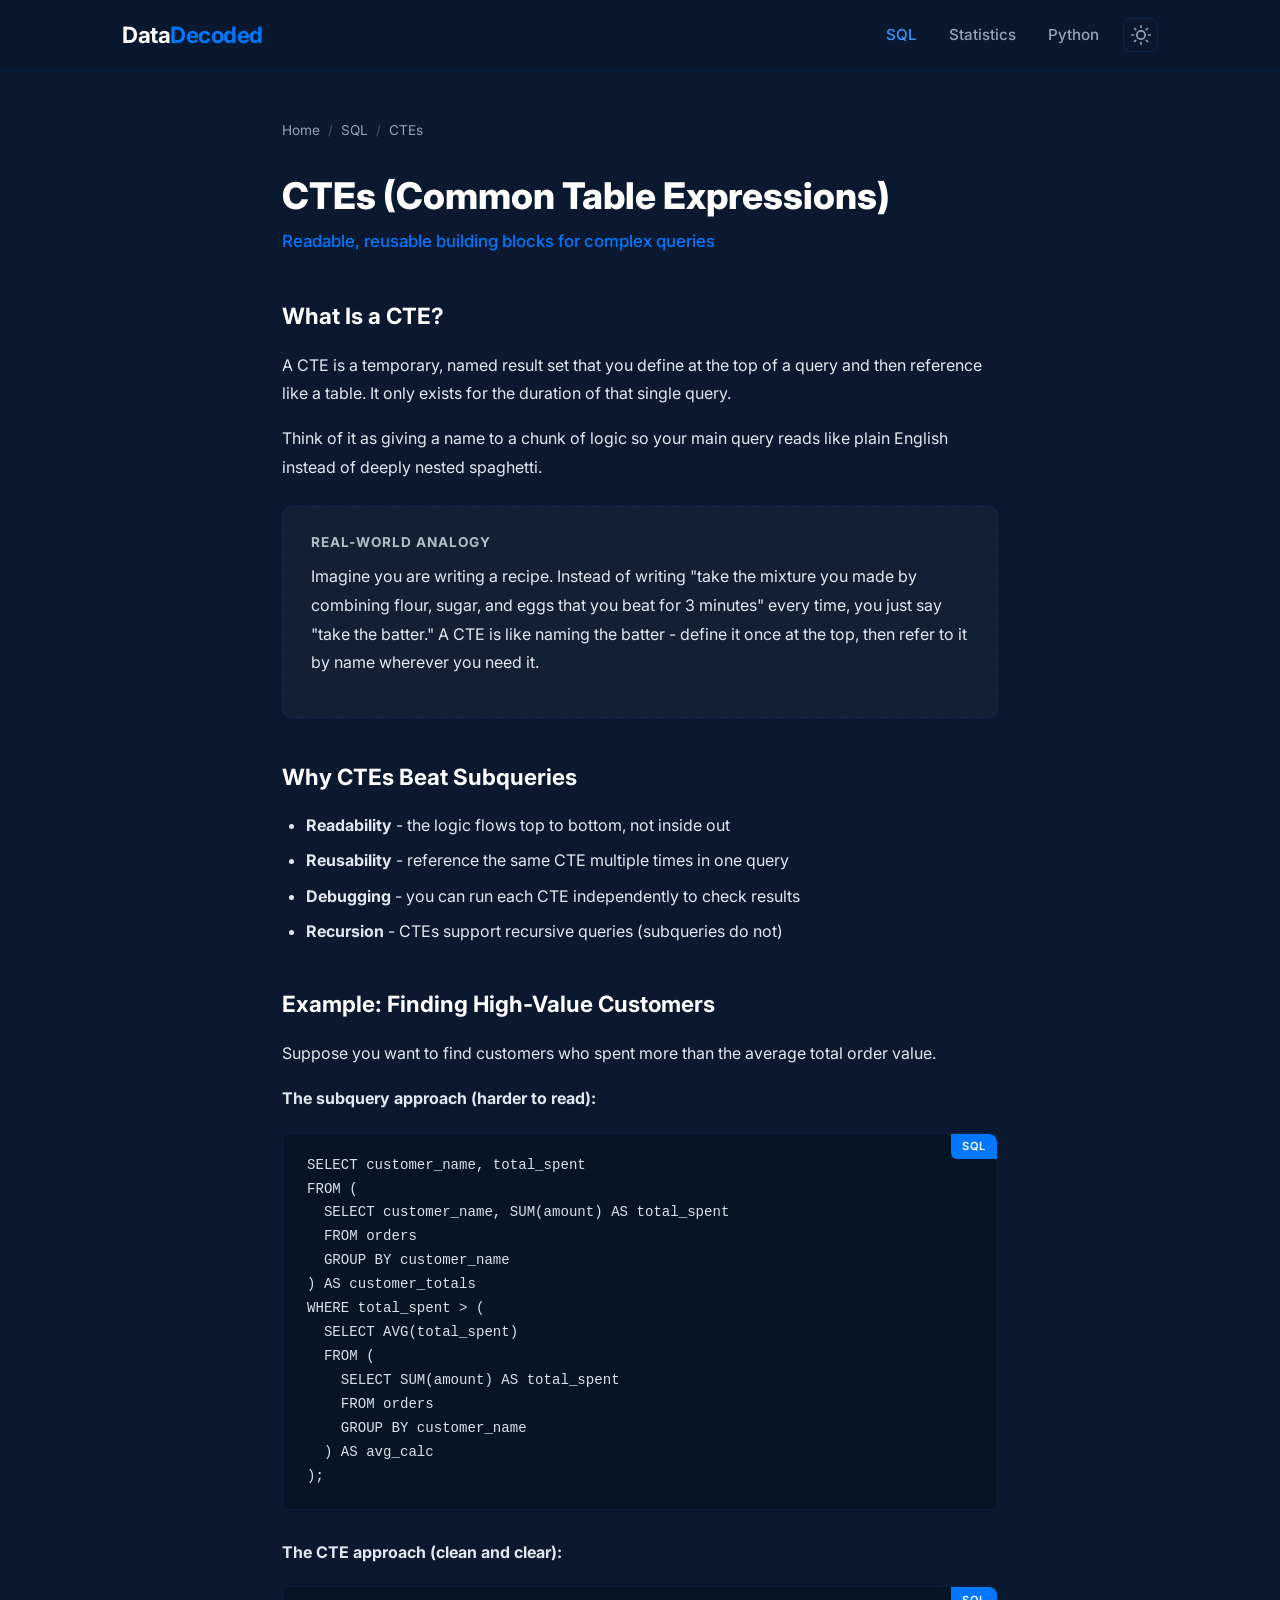
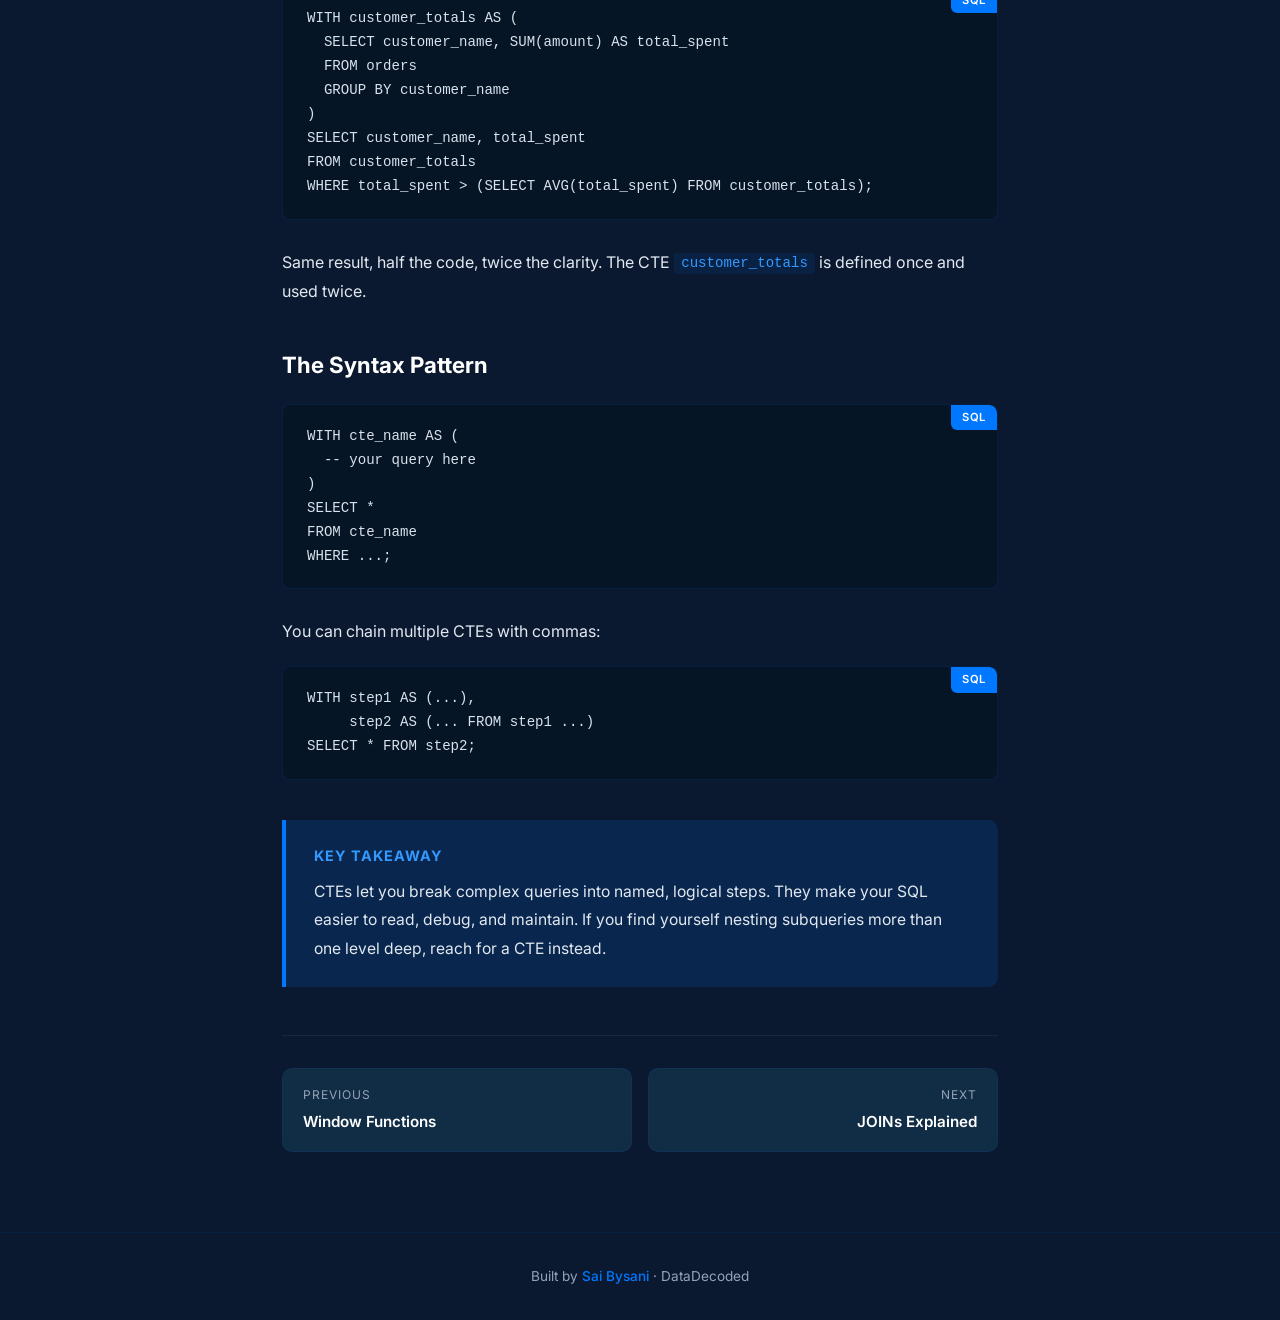
<file: sql/ctes.html>
<!DOCTYPE html>
<html lang="en">
<head>
  <meta charset="UTF-8">
  <meta name="viewport" content="width=device-width, initial-scale=1.0">
  <title>CTEs (Common Table Expressions) - SQL - DataDecoded</title>
  <meta name="description" content="Learn what a CTE is, why it beats subqueries, and see a simple example in plain English.">
  <link rel="preconnect" href="https://fonts.googleapis.com">
  <link rel="preconnect" href="https://fonts.gstatic.com" crossorigin>
  <link href="https://fonts.googleapis.com/css2?family=Inter:wght@400;500;600;700;800&display=swap" rel="stylesheet">
  <link rel="stylesheet" href="../styles.css">
  <script>if(localStorage.theme)document.documentElement.dataset.theme=localStorage.theme</script>
</head>
<body>

  <nav class="navbar">
    <div class="container">
      <a href="../index.html" class="logo">Data<span>Decoded</span></a>
      <button class="nav-toggle" aria-label="Toggle navigation" aria-expanded="false">
        <span></span><span></span><span></span>
      </button>
      <ul class="nav-links">
        <li><a href="index.html" class="active">SQL</a></li>
        <li><a href="../statistics/index.html">Statistics</a></li>
        <li><a href="../python/index.html">Python</a></li>
      </ul>
      <button class="theme-toggle" aria-label="Toggle theme">
        <svg class="icon-sun" width="20" height="20" viewBox="0 0 24 24" fill="none" stroke="currentColor" stroke-width="2" stroke-linecap="round" stroke-linejoin="round"><circle cx="12" cy="12" r="5"/><path d="M12 1v2M12 21v2M4.22 4.22l1.42 1.42M18.36 18.36l1.42 1.42M1 12h2M21 12h2M4.22 19.78l1.42-1.42M18.36 5.64l1.42-1.42"/></svg>
        <svg class="icon-moon" width="20" height="20" viewBox="0 0 24 24" fill="none" stroke="currentColor" stroke-width="2" stroke-linecap="round" stroke-linejoin="round"><path d="M21 12.79A9 9 0 1 1 11.21 3 7 7 0 0 0 21 12.79z"/></svg>
      </button>
    </div>
  </nav>

  <main class="concept-page">
    <div class="container">
      <div class="breadcrumb">
        <a href="../index.html">Home</a> <span class="sep">/</span>
        <a href="index.html">SQL</a> <span class="sep">/</span>
        CTEs
      </div>

      <h1>CTEs (Common Table Expressions)</h1>
      <p class="subtitle">Readable, reusable building blocks for complex queries</p>

      <h2>What Is a CTE?</h2>
      <p>A CTE is a temporary, named result set that you define at the top of a query and then reference like a table. It only exists for the duration of that single query.</p>
      <p>Think of it as giving a name to a chunk of logic so your main query reads like plain English instead of deeply nested spaghetti.</p>

      <div class="analogy">
        <h3>Real-World Analogy</h3>
        <p>Imagine you are writing a recipe. Instead of writing "take the mixture you made by combining flour, sugar, and eggs that you beat for 3 minutes" every time, you just say "take the batter." A CTE is like naming the batter - define it once at the top, then refer to it by name wherever you need it.</p>
      </div>

      <h2>Why CTEs Beat Subqueries</h2>
      <ul>
        <li><strong>Readability</strong> - the logic flows top to bottom, not inside out</li>
        <li><strong>Reusability</strong> - reference the same CTE multiple times in one query</li>
        <li><strong>Debugging</strong> - you can run each CTE independently to check results</li>
        <li><strong>Recursion</strong> - CTEs support recursive queries (subqueries do not)</li>
      </ul>

      <h2>Example: Finding High-Value Customers</h2>
      <p>Suppose you want to find customers who spent more than the average total order value.</p>

      <p><strong>The subquery approach (harder to read):</strong></p>
      <div class="code-block">
        <span class="code-label">SQL</span>
        <code>SELECT customer_name, total_spent
FROM (
  SELECT customer_name, SUM(amount) AS total_spent
  FROM orders
  GROUP BY customer_name
) AS customer_totals
WHERE total_spent > (
  SELECT AVG(total_spent)
  FROM (
    SELECT SUM(amount) AS total_spent
    FROM orders
    GROUP BY customer_name
  ) AS avg_calc
);</code>
      </div>

      <p><strong>The CTE approach (clean and clear):</strong></p>
      <div class="code-block">
        <span class="code-label">SQL</span>
        <code>WITH customer_totals AS (
  SELECT customer_name, SUM(amount) AS total_spent
  FROM orders
  GROUP BY customer_name
)
SELECT customer_name, total_spent
FROM customer_totals
WHERE total_spent > (SELECT AVG(total_spent) FROM customer_totals);</code>
      </div>

      <p>Same result, half the code, twice the clarity. The CTE <code>customer_totals</code> is defined once and used twice.</p>

      <h2>The Syntax Pattern</h2>
      <div class="code-block">
        <span class="code-label">SQL</span>
        <code>WITH cte_name AS (
  -- your query here
)
SELECT *
FROM cte_name
WHERE ...;</code>
      </div>

      <p>You can chain multiple CTEs with commas:</p>
      <div class="code-block">
        <span class="code-label">SQL</span>
        <code>WITH step1 AS (...),
     step2 AS (... FROM step1 ...)
SELECT * FROM step2;</code>
      </div>

      <div class="takeaway">
        <h3>Key Takeaway</h3>
        <p>CTEs let you break complex queries into named, logical steps. They make your SQL easier to read, debug, and maintain. If you find yourself nesting subqueries more than one level deep, reach for a CTE instead.</p>
      </div>

      <div class="concept-nav">
        <a href="window-functions.html">
          <span class="nav-label">Previous</span>
          <span class="nav-title">Window Functions</span>
        </a>
        <a href="joins.html" class="next">
          <span class="nav-label">Next</span>
          <span class="nav-title">JOINs Explained</span>
        </a>
      </div>
    </div>
  </main>

  <footer class="footer">
    <p>Built by <a href="https://www.linkedin.com/in/saibysani18" target="_blank" rel="noopener">Sai Bysani</a> &middot; DataDecoded</p>
  </footer>

  <script src="../js/main.js"></script>
</body>
</html>
</file>
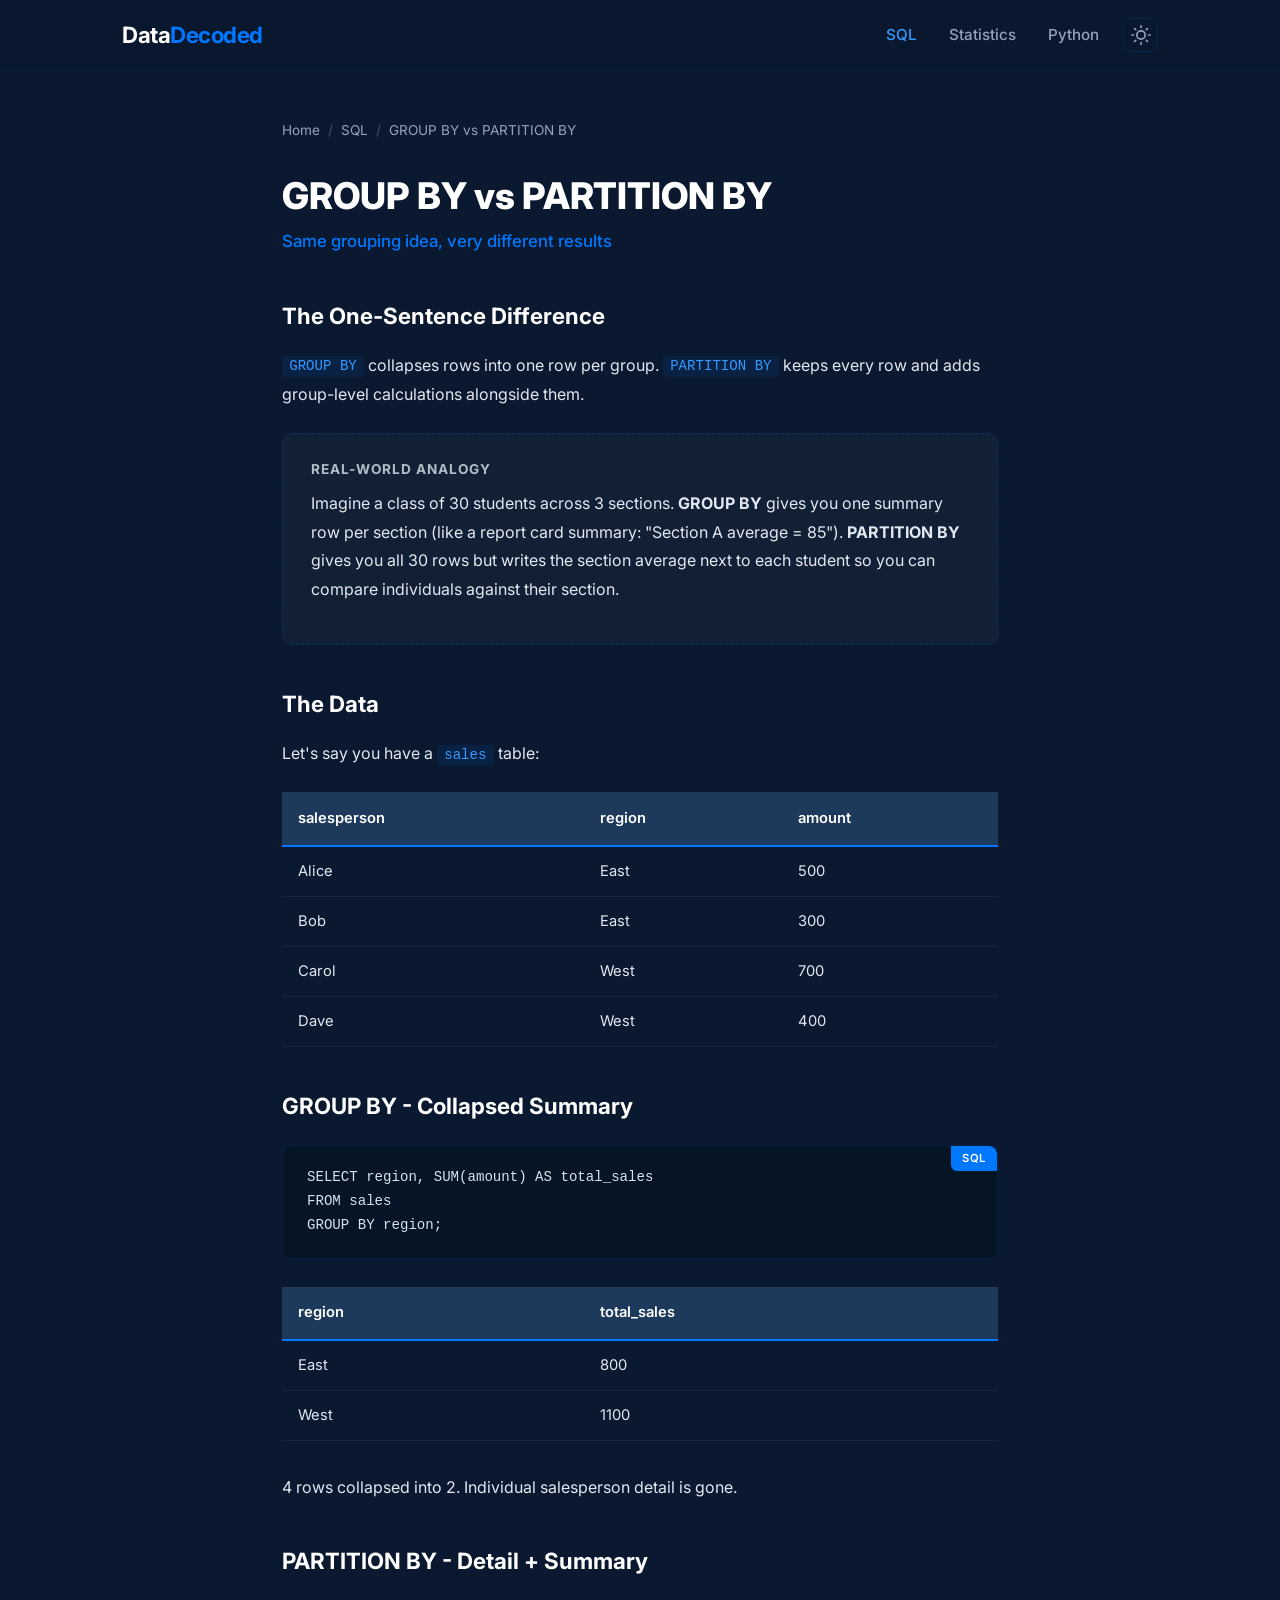
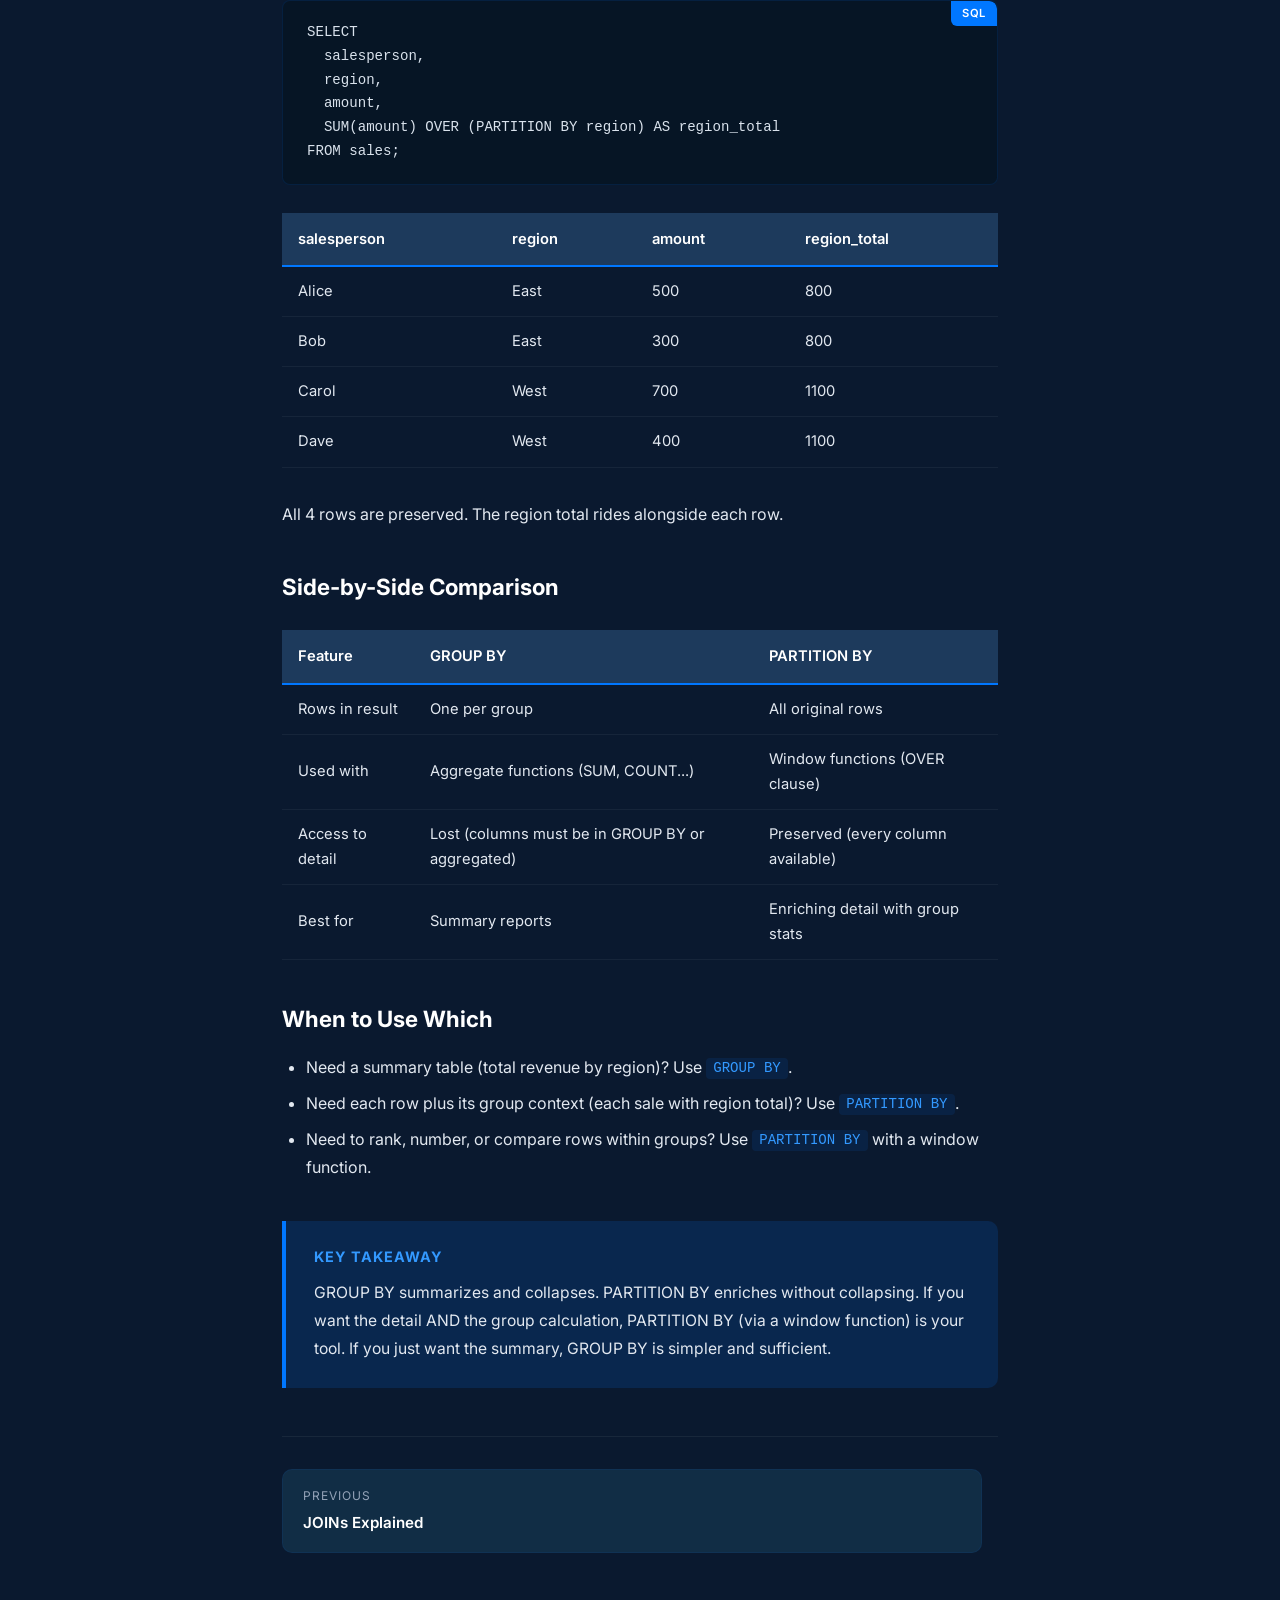
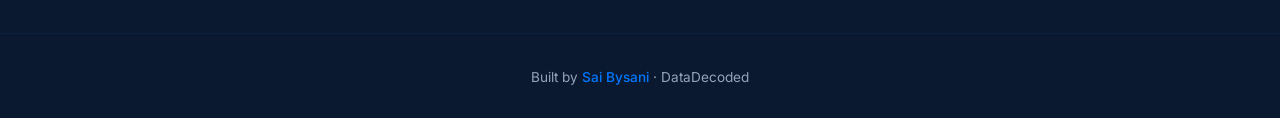
<file: sql/group-by-vs-partition-by.html>
<!DOCTYPE html>
<html lang="en">
<head>
  <meta charset="UTF-8">
  <meta name="viewport" content="width=device-width, initial-scale=1.0">
  <title>GROUP BY vs PARTITION BY - SQL - DataDecoded</title>
  <meta name="description" content="GROUP BY vs PARTITION BY - the confusion every analyst has, cleared up simply.">
  <link rel="preconnect" href="https://fonts.googleapis.com">
  <link rel="preconnect" href="https://fonts.gstatic.com" crossorigin>
  <link href="https://fonts.googleapis.com/css2?family=Inter:wght@400;500;600;700;800&display=swap" rel="stylesheet">
  <link rel="stylesheet" href="../styles.css">
  <script>if(localStorage.theme)document.documentElement.dataset.theme=localStorage.theme</script>
</head>
<body>

  <nav class="navbar">
    <div class="container">
      <a href="../index.html" class="logo">Data<span>Decoded</span></a>
      <button class="nav-toggle" aria-label="Toggle navigation" aria-expanded="false">
        <span></span><span></span><span></span>
      </button>
      <ul class="nav-links">
        <li><a href="index.html" class="active">SQL</a></li>
        <li><a href="../statistics/index.html">Statistics</a></li>
        <li><a href="../python/index.html">Python</a></li>
      </ul>
      <button class="theme-toggle" aria-label="Toggle theme">
        <svg class="icon-sun" width="20" height="20" viewBox="0 0 24 24" fill="none" stroke="currentColor" stroke-width="2" stroke-linecap="round" stroke-linejoin="round"><circle cx="12" cy="12" r="5"/><path d="M12 1v2M12 21v2M4.22 4.22l1.42 1.42M18.36 18.36l1.42 1.42M1 12h2M21 12h2M4.22 19.78l1.42-1.42M18.36 5.64l1.42-1.42"/></svg>
        <svg class="icon-moon" width="20" height="20" viewBox="0 0 24 24" fill="none" stroke="currentColor" stroke-width="2" stroke-linecap="round" stroke-linejoin="round"><path d="M21 12.79A9 9 0 1 1 11.21 3 7 7 0 0 0 21 12.79z"/></svg>
      </button>
    </div>
  </nav>

  <main class="concept-page">
    <div class="container">
      <div class="breadcrumb">
        <a href="../index.html">Home</a> <span class="sep">/</span>
        <a href="index.html">SQL</a> <span class="sep">/</span>
        GROUP BY vs PARTITION BY
      </div>

      <h1>GROUP BY vs PARTITION BY</h1>
      <p class="subtitle">Same grouping idea, very different results</p>

      <h2>The One-Sentence Difference</h2>
      <p><code>GROUP BY</code> collapses rows into one row per group. <code>PARTITION BY</code> keeps every row and adds group-level calculations alongside them.</p>

      <div class="analogy">
        <h3>Real-World Analogy</h3>
        <p>Imagine a class of 30 students across 3 sections. <strong>GROUP BY</strong> gives you one summary row per section (like a report card summary: "Section A average = 85"). <strong>PARTITION BY</strong> gives you all 30 rows but writes the section average next to each student so you can compare individuals against their section.</p>
      </div>

      <h2>The Data</h2>
      <p>Let's say you have a <code>sales</code> table:</p>
      <table class="comparison-table">
        <thead><tr><th>salesperson</th><th>region</th><th>amount</th></tr></thead>
        <tbody>
          <tr><td>Alice</td><td>East</td><td>500</td></tr>
          <tr><td>Bob</td><td>East</td><td>300</td></tr>
          <tr><td>Carol</td><td>West</td><td>700</td></tr>
          <tr><td>Dave</td><td>West</td><td>400</td></tr>
        </tbody>
      </table>

      <h2>GROUP BY - Collapsed Summary</h2>
      <div class="code-block">
        <span class="code-label">SQL</span>
        <code>SELECT region, SUM(amount) AS total_sales
FROM sales
GROUP BY region;</code>
      </div>
      <table class="comparison-table">
        <thead><tr><th>region</th><th>total_sales</th></tr></thead>
        <tbody>
          <tr><td>East</td><td>800</td></tr>
          <tr><td>West</td><td>1100</td></tr>
        </tbody>
      </table>
      <p>4 rows collapsed into 2. Individual salesperson detail is gone.</p>

      <h2>PARTITION BY - Detail + Summary</h2>
      <div class="code-block">
        <span class="code-label">SQL</span>
        <code>SELECT
  salesperson,
  region,
  amount,
  SUM(amount) OVER (PARTITION BY region) AS region_total
FROM sales;</code>
      </div>
      <table class="comparison-table">
        <thead><tr><th>salesperson</th><th>region</th><th>amount</th><th>region_total</th></tr></thead>
        <tbody>
          <tr><td>Alice</td><td>East</td><td>500</td><td>800</td></tr>
          <tr><td>Bob</td><td>East</td><td>300</td><td>800</td></tr>
          <tr><td>Carol</td><td>West</td><td>700</td><td>1100</td></tr>
          <tr><td>Dave</td><td>West</td><td>400</td><td>1100</td></tr>
        </tbody>
      </table>
      <p>All 4 rows are preserved. The region total rides alongside each row.</p>

      <h2>Side-by-Side Comparison</h2>
      <table class="comparison-table">
        <thead><tr><th>Feature</th><th>GROUP BY</th><th>PARTITION BY</th></tr></thead>
        <tbody>
          <tr><td>Rows in result</td><td>One per group</td><td>All original rows</td></tr>
          <tr><td>Used with</td><td>Aggregate functions (SUM, COUNT...)</td><td>Window functions (OVER clause)</td></tr>
          <tr><td>Access to detail</td><td>Lost (columns must be in GROUP BY or aggregated)</td><td>Preserved (every column available)</td></tr>
          <tr><td>Best for</td><td>Summary reports</td><td>Enriching detail with group stats</td></tr>
        </tbody>
      </table>

      <h2>When to Use Which</h2>
      <ul>
        <li>Need a summary table (total revenue by region)? Use <code>GROUP BY</code>.</li>
        <li>Need each row plus its group context (each sale with region total)? Use <code>PARTITION BY</code>.</li>
        <li>Need to rank, number, or compare rows within groups? Use <code>PARTITION BY</code> with a window function.</li>
      </ul>

      <div class="takeaway">
        <h3>Key Takeaway</h3>
        <p>GROUP BY summarizes and collapses. PARTITION BY enriches without collapsing. If you want the detail AND the group calculation, PARTITION BY (via a window function) is your tool. If you just want the summary, GROUP BY is simpler and sufficient.</p>
      </div>

      <div class="concept-nav">
        <a href="joins.html">
          <span class="nav-label">Previous</span>
          <span class="nav-title">JOINs Explained</span>
        </a>
        <div></div>
      </div>
    </div>
  </main>

  <footer class="footer">
    <p>Built by <a href="https://www.linkedin.com/in/saibysani18" target="_blank" rel="noopener">Sai Bysani</a> &middot; DataDecoded</p>
  </footer>

  <script src="../js/main.js"></script>
</body>
</html>
</file>
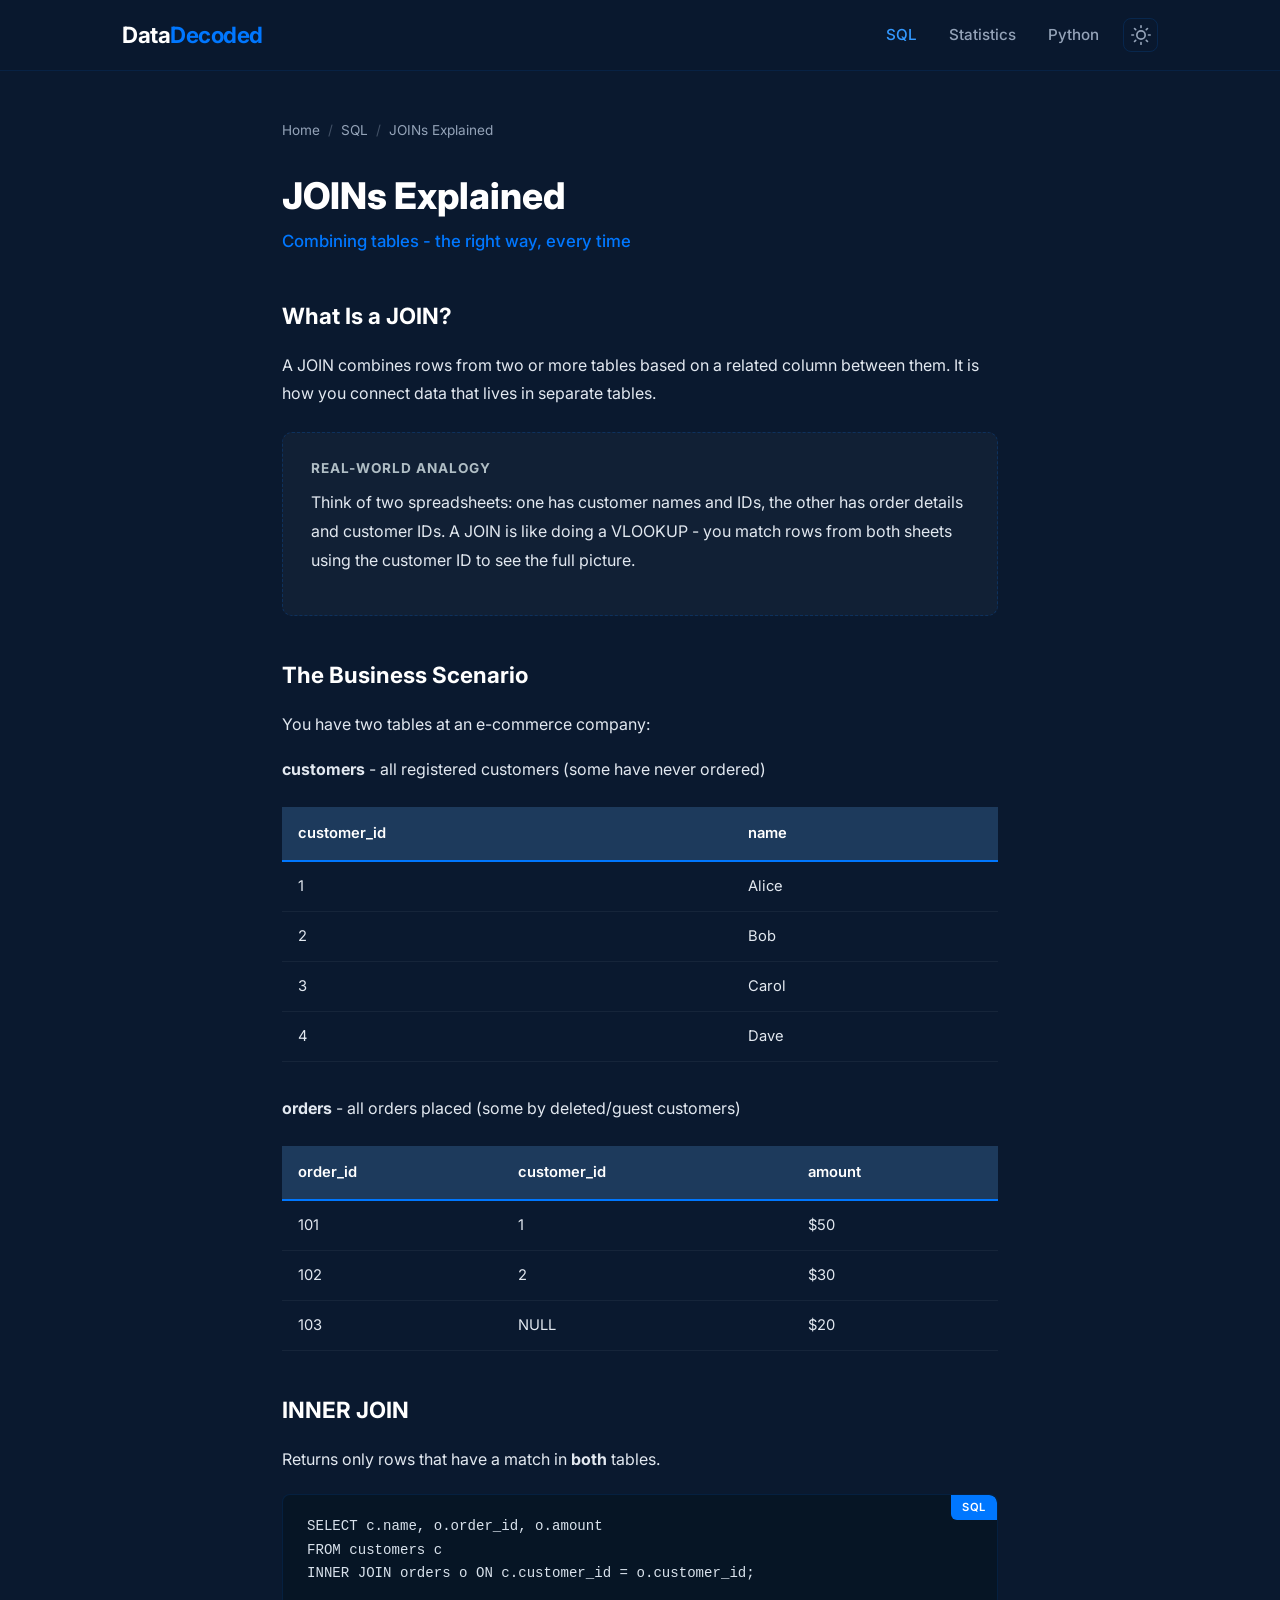
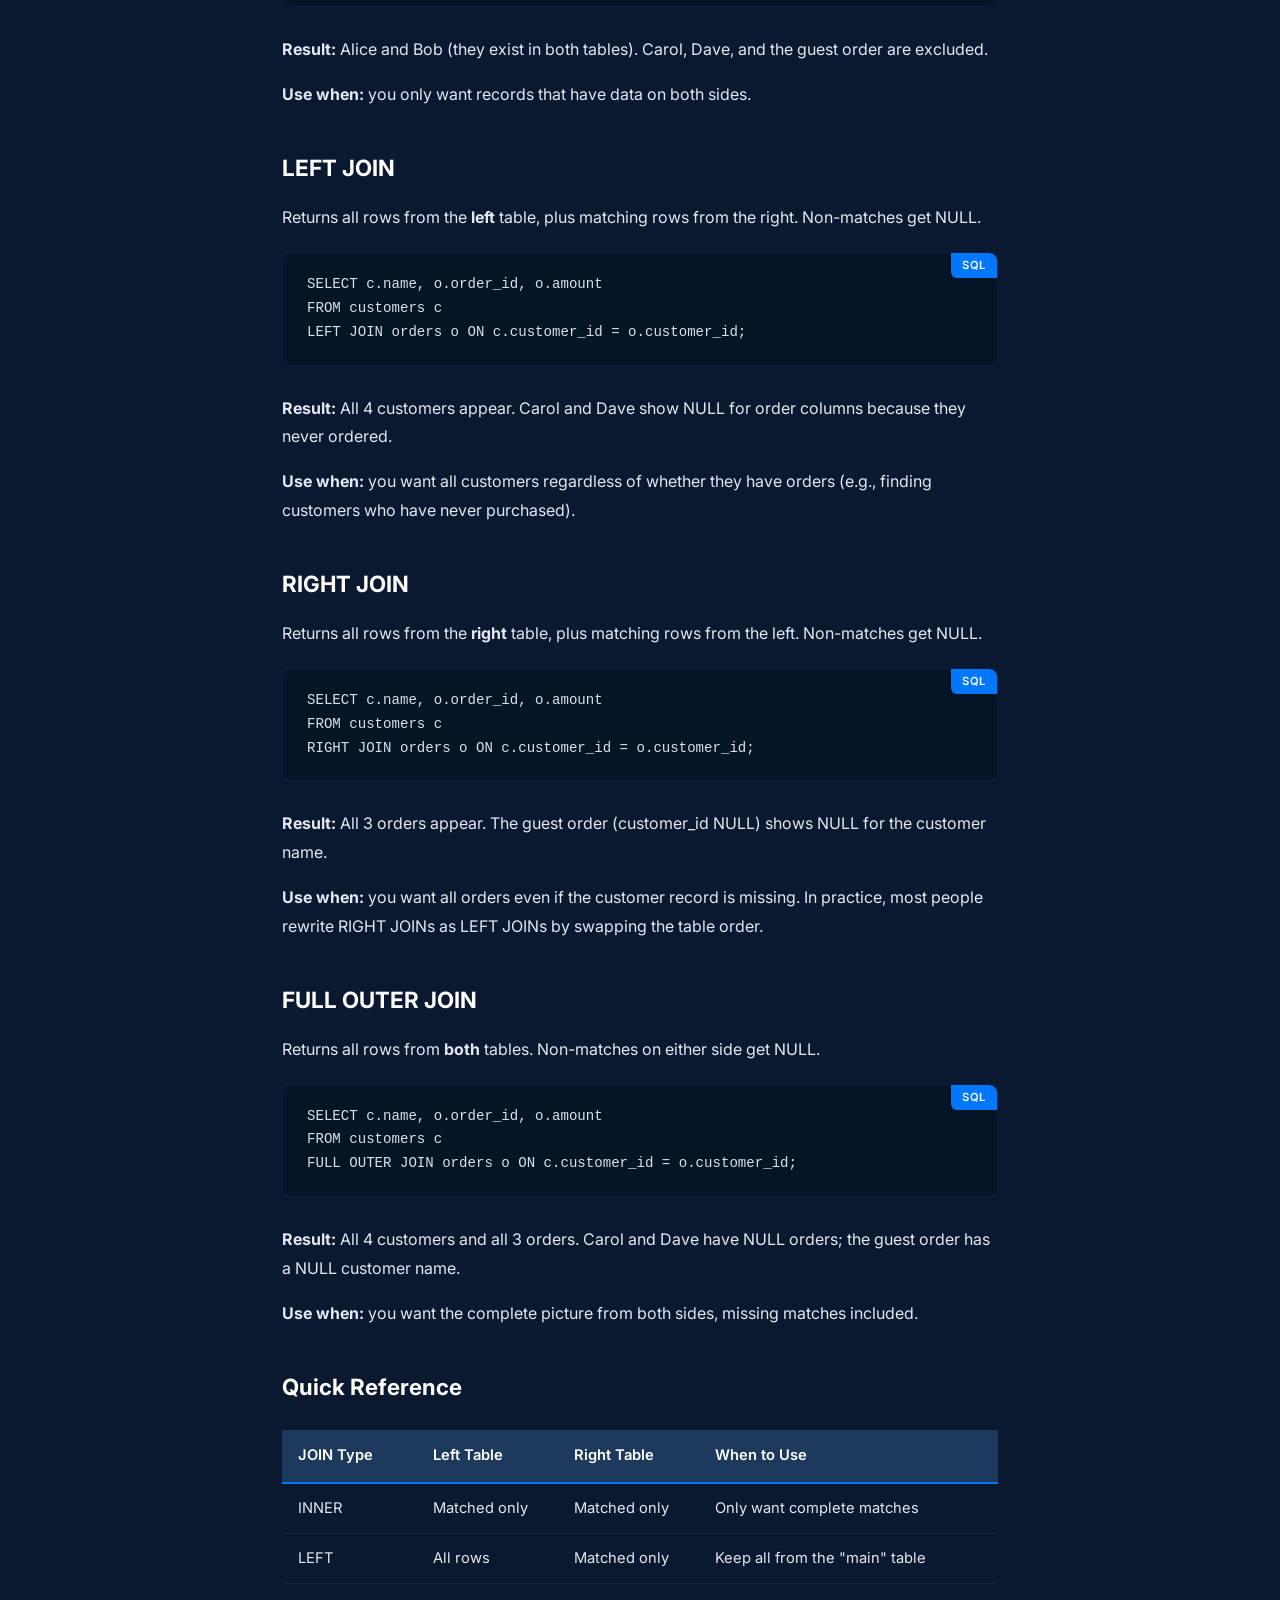
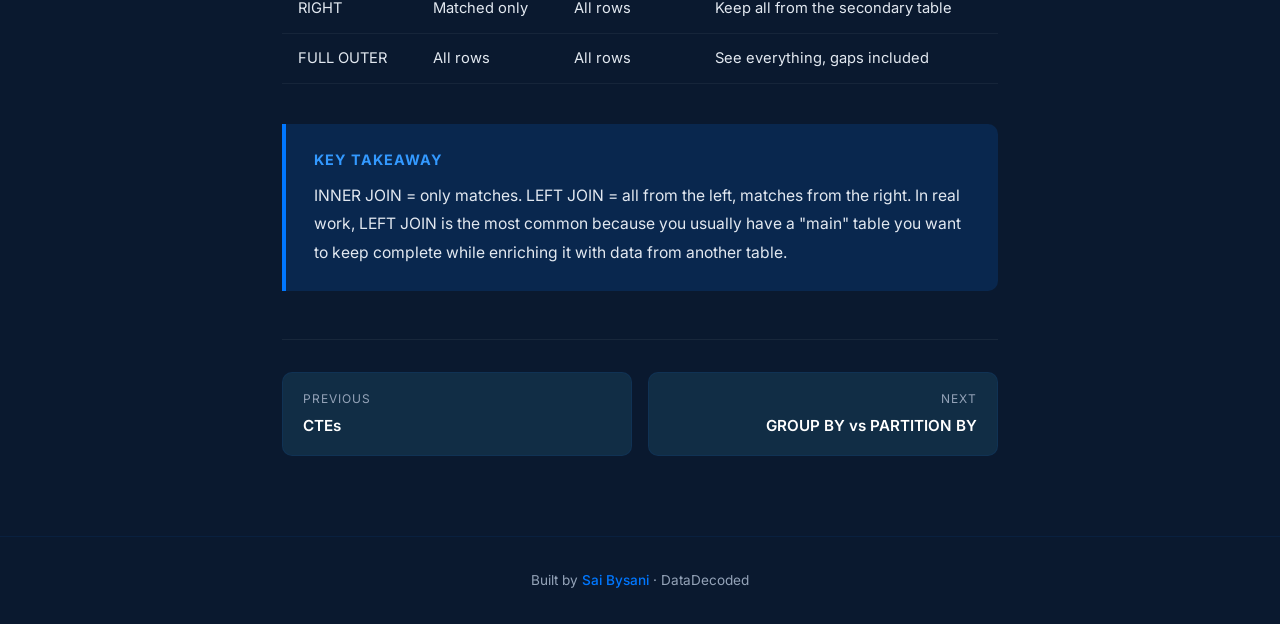
<file: sql/joins.html>
<!DOCTYPE html>
<html lang="en">
<head>
  <meta charset="UTF-8">
  <meta name="viewport" content="width=device-width, initial-scale=1.0">
  <title>JOINs Explained - SQL - DataDecoded</title>
  <meta name="description" content="INNER vs LEFT vs RIGHT vs FULL JOINs explained with a real business scenario.">
  <link rel="preconnect" href="https://fonts.googleapis.com">
  <link rel="preconnect" href="https://fonts.gstatic.com" crossorigin>
  <link href="https://fonts.googleapis.com/css2?family=Inter:wght@400;500;600;700;800&display=swap" rel="stylesheet">
  <link rel="stylesheet" href="../styles.css">
  <script>if(localStorage.theme)document.documentElement.dataset.theme=localStorage.theme</script>
</head>
<body>

  <nav class="navbar">
    <div class="container">
      <a href="../index.html" class="logo">Data<span>Decoded</span></a>
      <button class="nav-toggle" aria-label="Toggle navigation" aria-expanded="false">
        <span></span><span></span><span></span>
      </button>
      <ul class="nav-links">
        <li><a href="index.html" class="active">SQL</a></li>
        <li><a href="../statistics/index.html">Statistics</a></li>
        <li><a href="../python/index.html">Python</a></li>
      </ul>
      <button class="theme-toggle" aria-label="Toggle theme">
        <svg class="icon-sun" width="20" height="20" viewBox="0 0 24 24" fill="none" stroke="currentColor" stroke-width="2" stroke-linecap="round" stroke-linejoin="round"><circle cx="12" cy="12" r="5"/><path d="M12 1v2M12 21v2M4.22 4.22l1.42 1.42M18.36 18.36l1.42 1.42M1 12h2M21 12h2M4.22 19.78l1.42-1.42M18.36 5.64l1.42-1.42"/></svg>
        <svg class="icon-moon" width="20" height="20" viewBox="0 0 24 24" fill="none" stroke="currentColor" stroke-width="2" stroke-linecap="round" stroke-linejoin="round"><path d="M21 12.79A9 9 0 1 1 11.21 3 7 7 0 0 0 21 12.79z"/></svg>
      </button>
    </div>
  </nav>

  <main class="concept-page">
    <div class="container">
      <div class="breadcrumb">
        <a href="../index.html">Home</a> <span class="sep">/</span>
        <a href="index.html">SQL</a> <span class="sep">/</span>
        JOINs Explained
      </div>

      <h1>JOINs Explained</h1>
      <p class="subtitle">Combining tables - the right way, every time</p>

      <h2>What Is a JOIN?</h2>
      <p>A JOIN combines rows from two or more tables based on a related column between them. It is how you connect data that lives in separate tables.</p>

      <div class="analogy">
        <h3>Real-World Analogy</h3>
        <p>Think of two spreadsheets: one has customer names and IDs, the other has order details and customer IDs. A JOIN is like doing a VLOOKUP - you match rows from both sheets using the customer ID to see the full picture.</p>
      </div>

      <h2>The Business Scenario</h2>
      <p>You have two tables at an e-commerce company:</p>
      <p><strong>customers</strong> - all registered customers (some have never ordered)</p>

      <table class="comparison-table">
        <thead><tr><th>customer_id</th><th>name</th></tr></thead>
        <tbody>
          <tr><td>1</td><td>Alice</td></tr>
          <tr><td>2</td><td>Bob</td></tr>
          <tr><td>3</td><td>Carol</td></tr>
          <tr><td>4</td><td>Dave</td></tr>
        </tbody>
      </table>

      <p><strong>orders</strong> - all orders placed (some by deleted/guest customers)</p>

      <table class="comparison-table">
        <thead><tr><th>order_id</th><th>customer_id</th><th>amount</th></tr></thead>
        <tbody>
          <tr><td>101</td><td>1</td><td>$50</td></tr>
          <tr><td>102</td><td>2</td><td>$30</td></tr>
          <tr><td>103</td><td>NULL</td><td>$20</td></tr>
        </tbody>
      </table>

      <h2>INNER JOIN</h2>
      <p>Returns only rows that have a match in <strong>both</strong> tables.</p>
      <div class="code-block">
        <span class="code-label">SQL</span>
        <code>SELECT c.name, o.order_id, o.amount
FROM customers c
INNER JOIN orders o ON c.customer_id = o.customer_id;</code>
      </div>
      <p><strong>Result:</strong> Alice and Bob (they exist in both tables). Carol, Dave, and the guest order are excluded.</p>
      <p><strong>Use when:</strong> you only want records that have data on both sides.</p>

      <h2>LEFT JOIN</h2>
      <p>Returns all rows from the <strong>left</strong> table, plus matching rows from the right. Non-matches get NULL.</p>
      <div class="code-block">
        <span class="code-label">SQL</span>
        <code>SELECT c.name, o.order_id, o.amount
FROM customers c
LEFT JOIN orders o ON c.customer_id = o.customer_id;</code>
      </div>
      <p><strong>Result:</strong> All 4 customers appear. Carol and Dave show NULL for order columns because they never ordered.</p>
      <p><strong>Use when:</strong> you want all customers regardless of whether they have orders (e.g., finding customers who have never purchased).</p>

      <h2>RIGHT JOIN</h2>
      <p>Returns all rows from the <strong>right</strong> table, plus matching rows from the left. Non-matches get NULL.</p>
      <div class="code-block">
        <span class="code-label">SQL</span>
        <code>SELECT c.name, o.order_id, o.amount
FROM customers c
RIGHT JOIN orders o ON c.customer_id = o.customer_id;</code>
      </div>
      <p><strong>Result:</strong> All 3 orders appear. The guest order (customer_id NULL) shows NULL for the customer name.</p>
      <p><strong>Use when:</strong> you want all orders even if the customer record is missing. In practice, most people rewrite RIGHT JOINs as LEFT JOINs by swapping the table order.</p>

      <h2>FULL OUTER JOIN</h2>
      <p>Returns all rows from <strong>both</strong> tables. Non-matches on either side get NULL.</p>
      <div class="code-block">
        <span class="code-label">SQL</span>
        <code>SELECT c.name, o.order_id, o.amount
FROM customers c
FULL OUTER JOIN orders o ON c.customer_id = o.customer_id;</code>
      </div>
      <p><strong>Result:</strong> All 4 customers and all 3 orders. Carol and Dave have NULL orders; the guest order has a NULL customer name.</p>
      <p><strong>Use when:</strong> you want the complete picture from both sides, missing matches included.</p>

      <h2>Quick Reference</h2>
      <table class="comparison-table">
        <thead><tr><th>JOIN Type</th><th>Left Table</th><th>Right Table</th><th>When to Use</th></tr></thead>
        <tbody>
          <tr><td>INNER</td><td>Matched only</td><td>Matched only</td><td>Only want complete matches</td></tr>
          <tr><td>LEFT</td><td>All rows</td><td>Matched only</td><td>Keep all from the "main" table</td></tr>
          <tr><td>RIGHT</td><td>Matched only</td><td>All rows</td><td>Keep all from the secondary table</td></tr>
          <tr><td>FULL OUTER</td><td>All rows</td><td>All rows</td><td>See everything, gaps included</td></tr>
        </tbody>
      </table>

      <div class="takeaway">
        <h3>Key Takeaway</h3>
        <p>INNER JOIN = only matches. LEFT JOIN = all from the left, matches from the right. In real work, LEFT JOIN is the most common because you usually have a "main" table you want to keep complete while enriching it with data from another table.</p>
      </div>

      <div class="concept-nav">
        <a href="ctes.html">
          <span class="nav-label">Previous</span>
          <span class="nav-title">CTEs</span>
        </a>
        <a href="group-by-vs-partition-by.html" class="next">
          <span class="nav-label">Next</span>
          <span class="nav-title">GROUP BY vs PARTITION BY</span>
        </a>
      </div>
    </div>
  </main>

  <footer class="footer">
    <p>Built by <a href="https://www.linkedin.com/in/saibysani18" target="_blank" rel="noopener">Sai Bysani</a> &middot; DataDecoded</p>
  </footer>

  <script src="../js/main.js"></script>
</body>
</html>
</file>
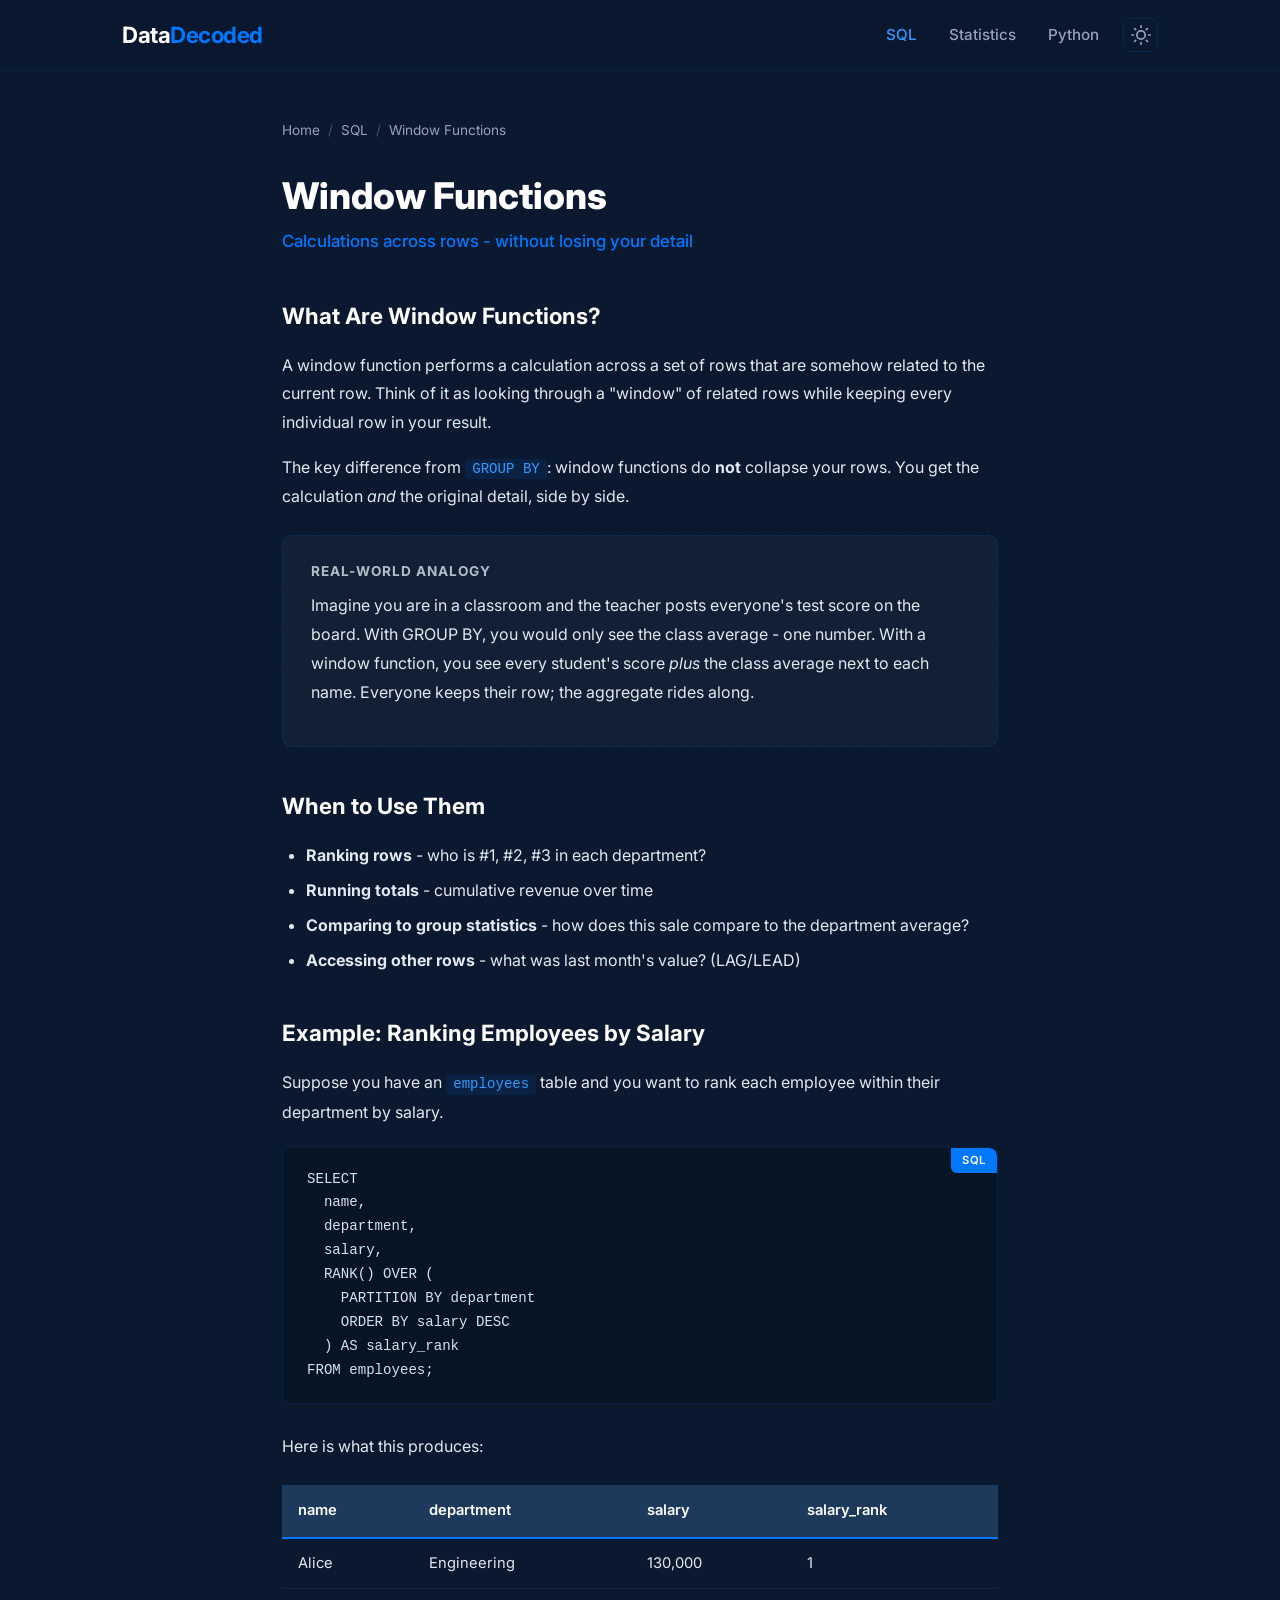
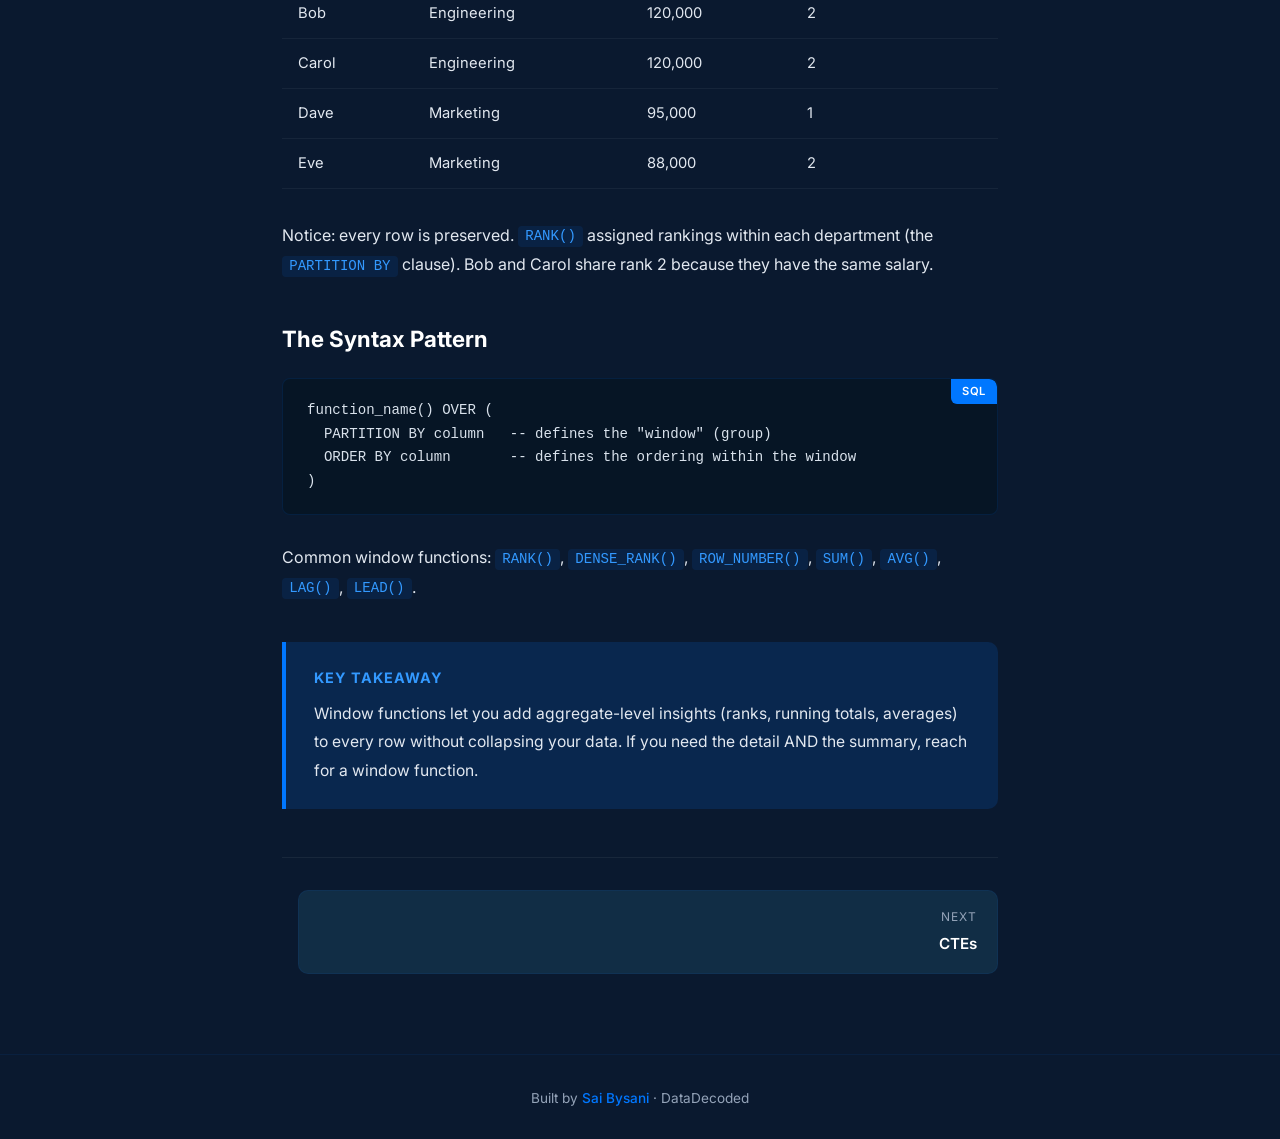
<file: sql/window-functions.html>
<!DOCTYPE html>
<html lang="en">
<head>
  <meta charset="UTF-8">
  <meta name="viewport" content="width=device-width, initial-scale=1.0">
  <title>Window Functions - SQL - DataDecoded</title>
  <meta name="description" content="Understand SQL Window Functions in plain English - what they are, when to use them, with a RANK() example.">
  <link rel="preconnect" href="https://fonts.googleapis.com">
  <link rel="preconnect" href="https://fonts.gstatic.com" crossorigin>
  <link href="https://fonts.googleapis.com/css2?family=Inter:wght@400;500;600;700;800&display=swap" rel="stylesheet">
  <link rel="stylesheet" href="../styles.css">
  <script>if(localStorage.theme)document.documentElement.dataset.theme=localStorage.theme</script>
</head>
<body>

  <nav class="navbar">
    <div class="container">
      <a href="../index.html" class="logo">Data<span>Decoded</span></a>
      <button class="nav-toggle" aria-label="Toggle navigation" aria-expanded="false">
        <span></span><span></span><span></span>
      </button>
      <ul class="nav-links">
        <li><a href="index.html" class="active">SQL</a></li>
        <li><a href="../statistics/index.html">Statistics</a></li>
        <li><a href="../python/index.html">Python</a></li>
      </ul>
      <button class="theme-toggle" aria-label="Toggle theme">
        <svg class="icon-sun" width="20" height="20" viewBox="0 0 24 24" fill="none" stroke="currentColor" stroke-width="2" stroke-linecap="round" stroke-linejoin="round"><circle cx="12" cy="12" r="5"/><path d="M12 1v2M12 21v2M4.22 4.22l1.42 1.42M18.36 18.36l1.42 1.42M1 12h2M21 12h2M4.22 19.78l1.42-1.42M18.36 5.64l1.42-1.42"/></svg>
        <svg class="icon-moon" width="20" height="20" viewBox="0 0 24 24" fill="none" stroke="currentColor" stroke-width="2" stroke-linecap="round" stroke-linejoin="round"><path d="M21 12.79A9 9 0 1 1 11.21 3 7 7 0 0 0 21 12.79z"/></svg>
      </button>
    </div>
  </nav>

  <main class="concept-page">
    <div class="container">
      <div class="breadcrumb">
        <a href="../index.html">Home</a> <span class="sep">/</span>
        <a href="index.html">SQL</a> <span class="sep">/</span>
        Window Functions
      </div>

      <h1>Window Functions</h1>
      <p class="subtitle">Calculations across rows - without losing your detail</p>

      <h2>What Are Window Functions?</h2>
      <p>A window function performs a calculation across a set of rows that are somehow related to the current row. Think of it as looking through a "window" of related rows while keeping every individual row in your result.</p>
      <p>The key difference from <code>GROUP BY</code>: window functions do <strong>not</strong> collapse your rows. You get the calculation <em>and</em> the original detail, side by side.</p>

      <div class="analogy">
        <h3>Real-World Analogy</h3>
        <p>Imagine you are in a classroom and the teacher posts everyone's test score on the board. With GROUP BY, you would only see the class average - one number. With a window function, you see every student's score <em>plus</em> the class average next to each name. Everyone keeps their row; the aggregate rides along.</p>
      </div>

      <h2>When to Use Them</h2>
      <ul>
        <li><strong>Ranking rows</strong> - who is #1, #2, #3 in each department?</li>
        <li><strong>Running totals</strong> - cumulative revenue over time</li>
        <li><strong>Comparing to group statistics</strong> - how does this sale compare to the department average?</li>
        <li><strong>Accessing other rows</strong> - what was last month's value? (LAG/LEAD)</li>
      </ul>

      <h2>Example: Ranking Employees by Salary</h2>
      <p>Suppose you have an <code>employees</code> table and you want to rank each employee within their department by salary.</p>

      <div class="code-block">
        <span class="code-label">SQL</span>
        <code>SELECT
  name,
  department,
  salary,
  RANK() OVER (
    PARTITION BY department
    ORDER BY salary DESC
  ) AS salary_rank
FROM employees;</code>
      </div>

      <p>Here is what this produces:</p>

      <table class="comparison-table">
        <thead>
          <tr><th>name</th><th>department</th><th>salary</th><th>salary_rank</th></tr>
        </thead>
        <tbody>
          <tr><td>Alice</td><td>Engineering</td><td>130,000</td><td>1</td></tr>
          <tr><td>Bob</td><td>Engineering</td><td>120,000</td><td>2</td></tr>
          <tr><td>Carol</td><td>Engineering</td><td>120,000</td><td>2</td></tr>
          <tr><td>Dave</td><td>Marketing</td><td>95,000</td><td>1</td></tr>
          <tr><td>Eve</td><td>Marketing</td><td>88,000</td><td>2</td></tr>
        </tbody>
      </table>

      <p>Notice: every row is preserved. <code>RANK()</code> assigned rankings within each department (the <code>PARTITION BY</code> clause). Bob and Carol share rank 2 because they have the same salary.</p>

      <h2>The Syntax Pattern</h2>
      <div class="code-block">
        <span class="code-label">SQL</span>
        <code>function_name() OVER (
  PARTITION BY column   -- defines the "window" (group)
  ORDER BY column       -- defines the ordering within the window
)</code>
      </div>

      <p>Common window functions: <code>RANK()</code>, <code>DENSE_RANK()</code>, <code>ROW_NUMBER()</code>, <code>SUM()</code>, <code>AVG()</code>, <code>LAG()</code>, <code>LEAD()</code>.</p>

      <div class="takeaway">
        <h3>Key Takeaway</h3>
        <p>Window functions let you add aggregate-level insights (ranks, running totals, averages) to every row without collapsing your data. If you need the detail AND the summary, reach for a window function.</p>
      </div>

      <div class="concept-nav">
        <div></div>
        <a href="ctes.html" class="next">
          <span class="nav-label">Next</span>
          <span class="nav-title">CTEs</span>
        </a>
      </div>
    </div>
  </main>

  <footer class="footer">
    <p>Built by <a href="https://www.linkedin.com/in/saibysani18" target="_blank" rel="noopener">Sai Bysani</a> &middot; DataDecoded</p>
  </footer>

  <script src="../js/main.js"></script>
</body>
</html>
</file>
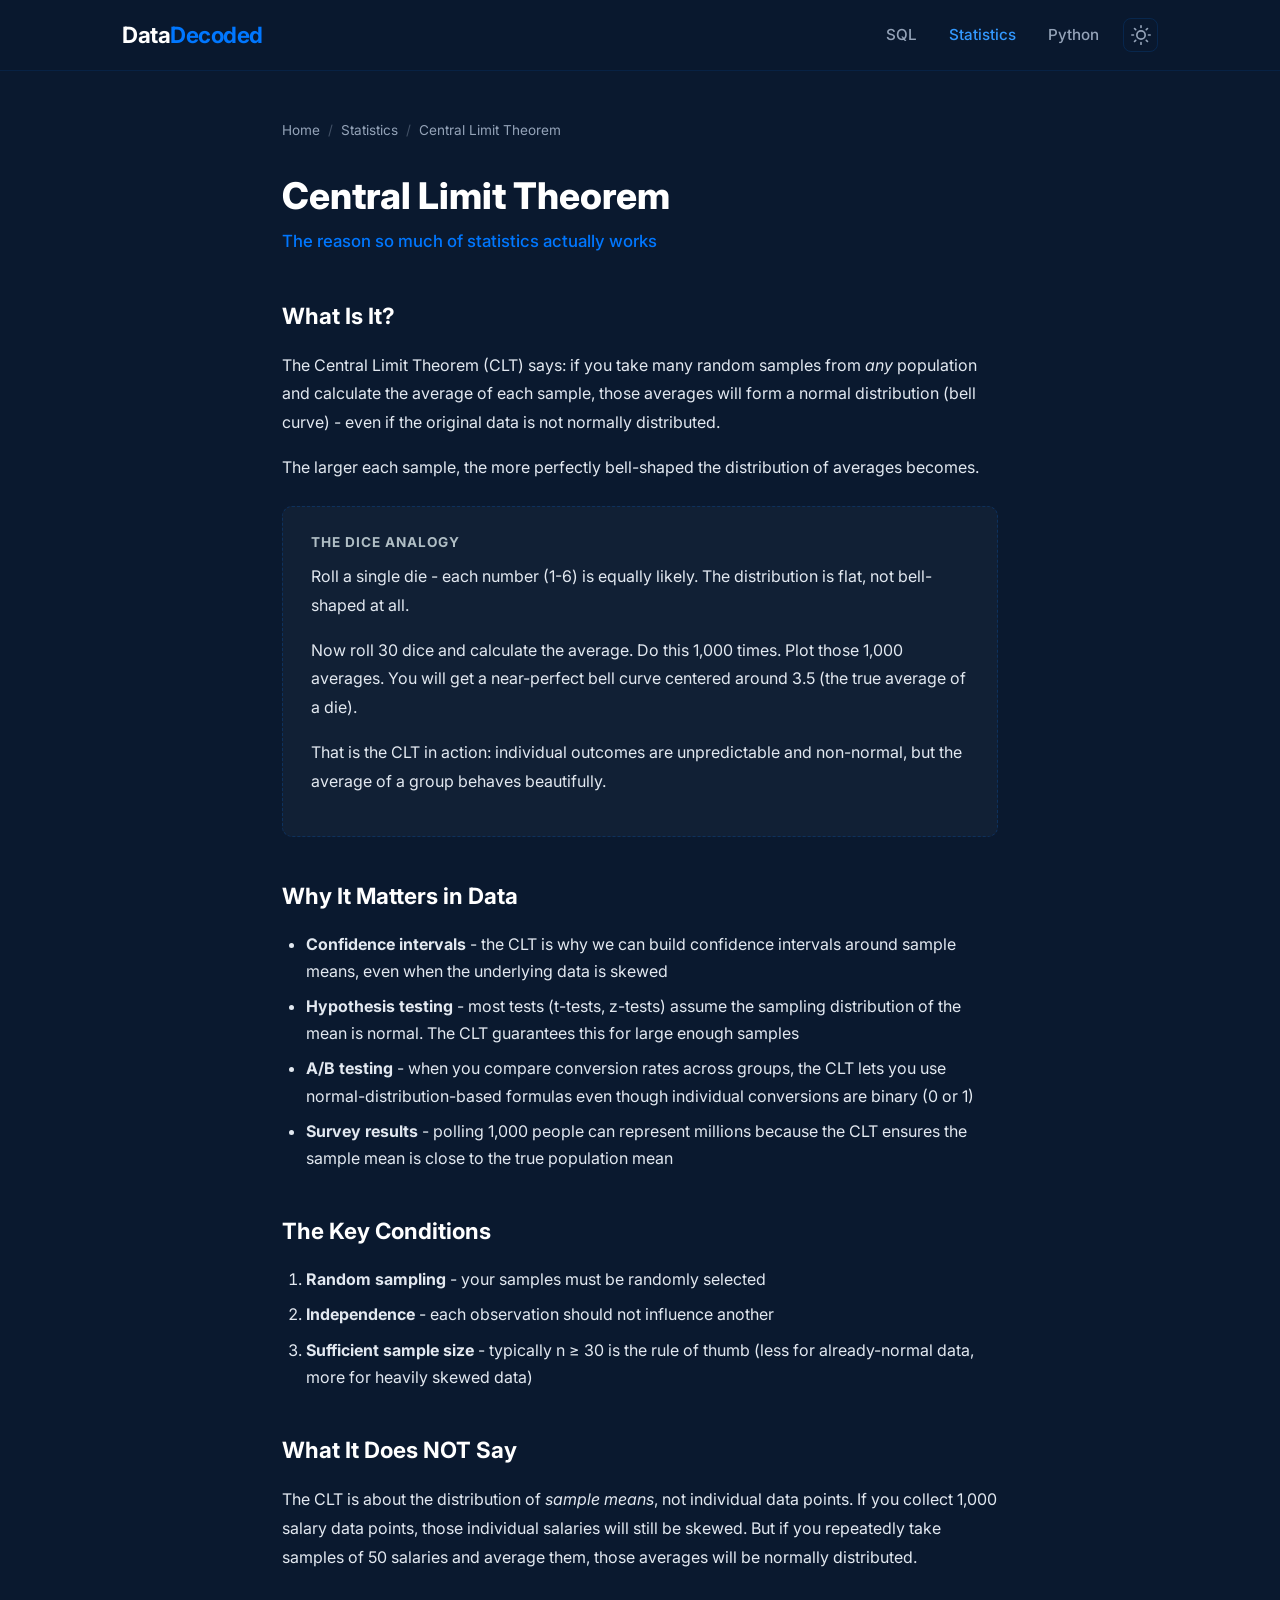
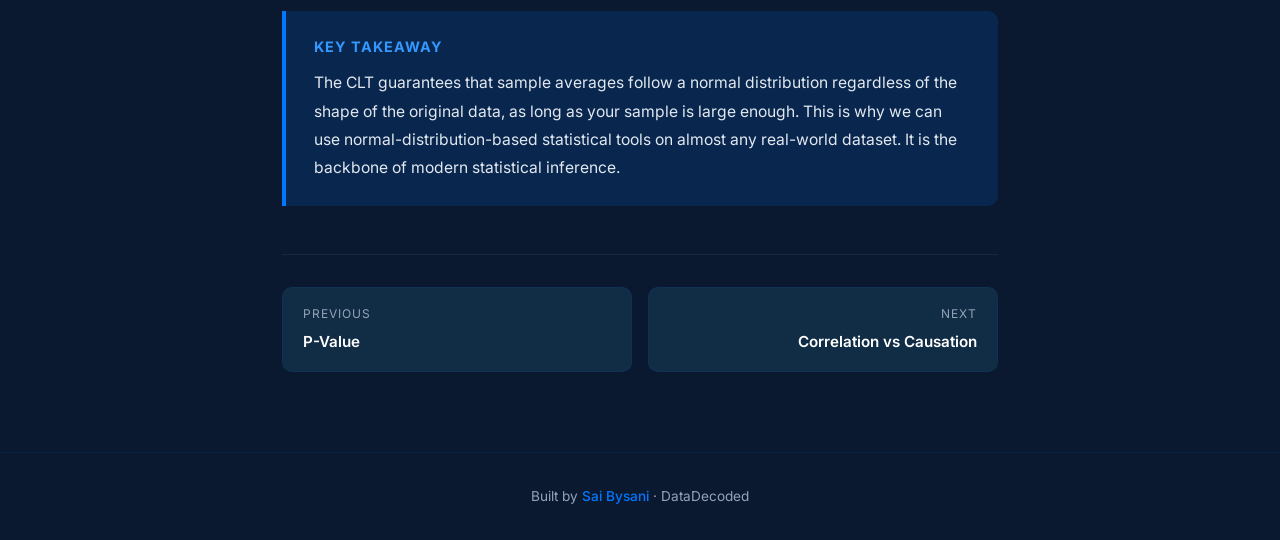
<file: statistics/central-limit-theorem.html>
<!DOCTYPE html>
<html lang="en">
<head>
  <meta charset="UTF-8">
  <meta name="viewport" content="width=device-width, initial-scale=1.0">
  <title>Central Limit Theorem - Statistics - DataDecoded</title>
  <meta name="description" content="Central Limit Theorem explained simply - why it matters in data, with a straightforward analogy.">
  <link rel="preconnect" href="https://fonts.googleapis.com">
  <link rel="preconnect" href="https://fonts.gstatic.com" crossorigin>
  <link href="https://fonts.googleapis.com/css2?family=Inter:wght@400;500;600;700;800&display=swap" rel="stylesheet">
  <link rel="stylesheet" href="../styles.css">
  <script>if(localStorage.theme)document.documentElement.dataset.theme=localStorage.theme</script>
</head>
<body>

  <nav class="navbar">
    <div class="container">
      <a href="../index.html" class="logo">Data<span>Decoded</span></a>
      <button class="nav-toggle" aria-label="Toggle navigation" aria-expanded="false">
        <span></span><span></span><span></span>
      </button>
      <ul class="nav-links">
        <li><a href="../sql/index.html">SQL</a></li>
        <li><a href="index.html" class="active">Statistics</a></li>
        <li><a href="../python/index.html">Python</a></li>
      </ul>
      <button class="theme-toggle" aria-label="Toggle theme">
        <svg class="icon-sun" width="20" height="20" viewBox="0 0 24 24" fill="none" stroke="currentColor" stroke-width="2" stroke-linecap="round" stroke-linejoin="round"><circle cx="12" cy="12" r="5"/><path d="M12 1v2M12 21v2M4.22 4.22l1.42 1.42M18.36 18.36l1.42 1.42M1 12h2M21 12h2M4.22 19.78l1.42-1.42M18.36 5.64l1.42-1.42"/></svg>
        <svg class="icon-moon" width="20" height="20" viewBox="0 0 24 24" fill="none" stroke="currentColor" stroke-width="2" stroke-linecap="round" stroke-linejoin="round"><path d="M21 12.79A9 9 0 1 1 11.21 3 7 7 0 0 0 21 12.79z"/></svg>
      </button>
    </div>
  </nav>

  <main class="concept-page">
    <div class="container">
      <div class="breadcrumb">
        <a href="../index.html">Home</a> <span class="sep">/</span>
        <a href="index.html">Statistics</a> <span class="sep">/</span>
        Central Limit Theorem
      </div>

      <h1>Central Limit Theorem</h1>
      <p class="subtitle">The reason so much of statistics actually works</p>

      <h2>What Is It?</h2>
      <p>The Central Limit Theorem (CLT) says: if you take many random samples from <em>any</em> population and calculate the average of each sample, those averages will form a normal distribution (bell curve) - even if the original data is not normally distributed.</p>
      <p>The larger each sample, the more perfectly bell-shaped the distribution of averages becomes.</p>

      <div class="analogy">
        <h3>The Dice Analogy</h3>
        <p>Roll a single die - each number (1-6) is equally likely. The distribution is flat, not bell-shaped at all.</p>
        <p>Now roll 30 dice and calculate the average. Do this 1,000 times. Plot those 1,000 averages. You will get a near-perfect bell curve centered around 3.5 (the true average of a die).</p>
        <p>That is the CLT in action: individual outcomes are unpredictable and non-normal, but the average of a group behaves beautifully.</p>
      </div>

      <h2>Why It Matters in Data</h2>
      <ul>
        <li><strong>Confidence intervals</strong> - the CLT is why we can build confidence intervals around sample means, even when the underlying data is skewed</li>
        <li><strong>Hypothesis testing</strong> - most tests (t-tests, z-tests) assume the sampling distribution of the mean is normal. The CLT guarantees this for large enough samples</li>
        <li><strong>A/B testing</strong> - when you compare conversion rates across groups, the CLT lets you use normal-distribution-based formulas even though individual conversions are binary (0 or 1)</li>
        <li><strong>Survey results</strong> - polling 1,000 people can represent millions because the CLT ensures the sample mean is close to the true population mean</li>
      </ul>

      <h2>The Key Conditions</h2>
      <ol>
        <li><strong>Random sampling</strong> - your samples must be randomly selected</li>
        <li><strong>Independence</strong> - each observation should not influence another</li>
        <li><strong>Sufficient sample size</strong> - typically n &ge; 30 is the rule of thumb (less for already-normal data, more for heavily skewed data)</li>
      </ol>

      <h2>What It Does NOT Say</h2>
      <p>The CLT is about the distribution of <em>sample means</em>, not individual data points. If you collect 1,000 salary data points, those individual salaries will still be skewed. But if you repeatedly take samples of 50 salaries and average them, those averages will be normally distributed.</p>

      <div class="takeaway">
        <h3>Key Takeaway</h3>
        <p>The CLT guarantees that sample averages follow a normal distribution regardless of the shape of the original data, as long as your sample is large enough. This is why we can use normal-distribution-based statistical tools on almost any real-world dataset. It is the backbone of modern statistical inference.</p>
      </div>

      <div class="concept-nav">
        <a href="p-value.html">
          <span class="nav-label">Previous</span>
          <span class="nav-title">P-Value</span>
        </a>
        <a href="correlation-vs-causation.html" class="next">
          <span class="nav-label">Next</span>
          <span class="nav-title">Correlation vs Causation</span>
        </a>
      </div>
    </div>
  </main>

  <footer class="footer">
    <p>Built by <a href="https://www.linkedin.com/in/saibysani18" target="_blank" rel="noopener">Sai Bysani</a> &middot; DataDecoded</p>
  </footer>

  <script src="../js/main.js"></script>
</body>
</html>
</file>
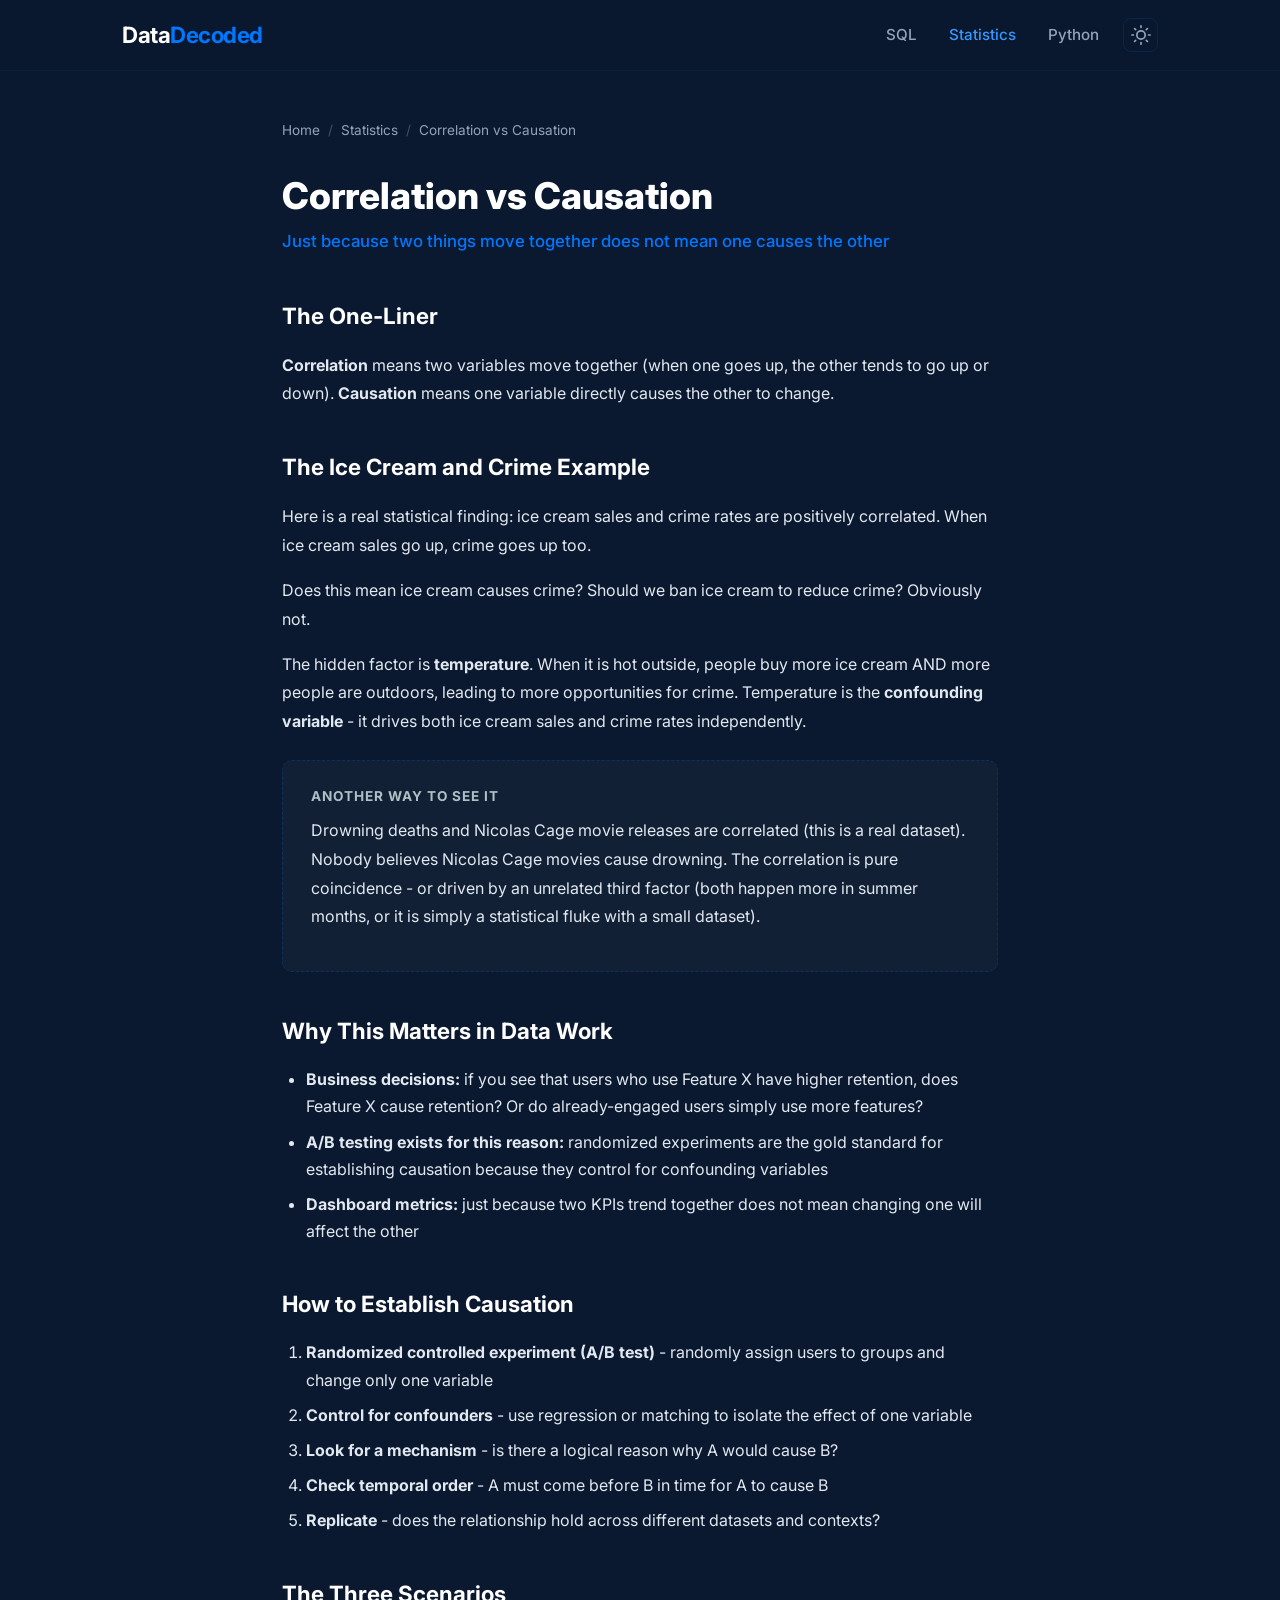
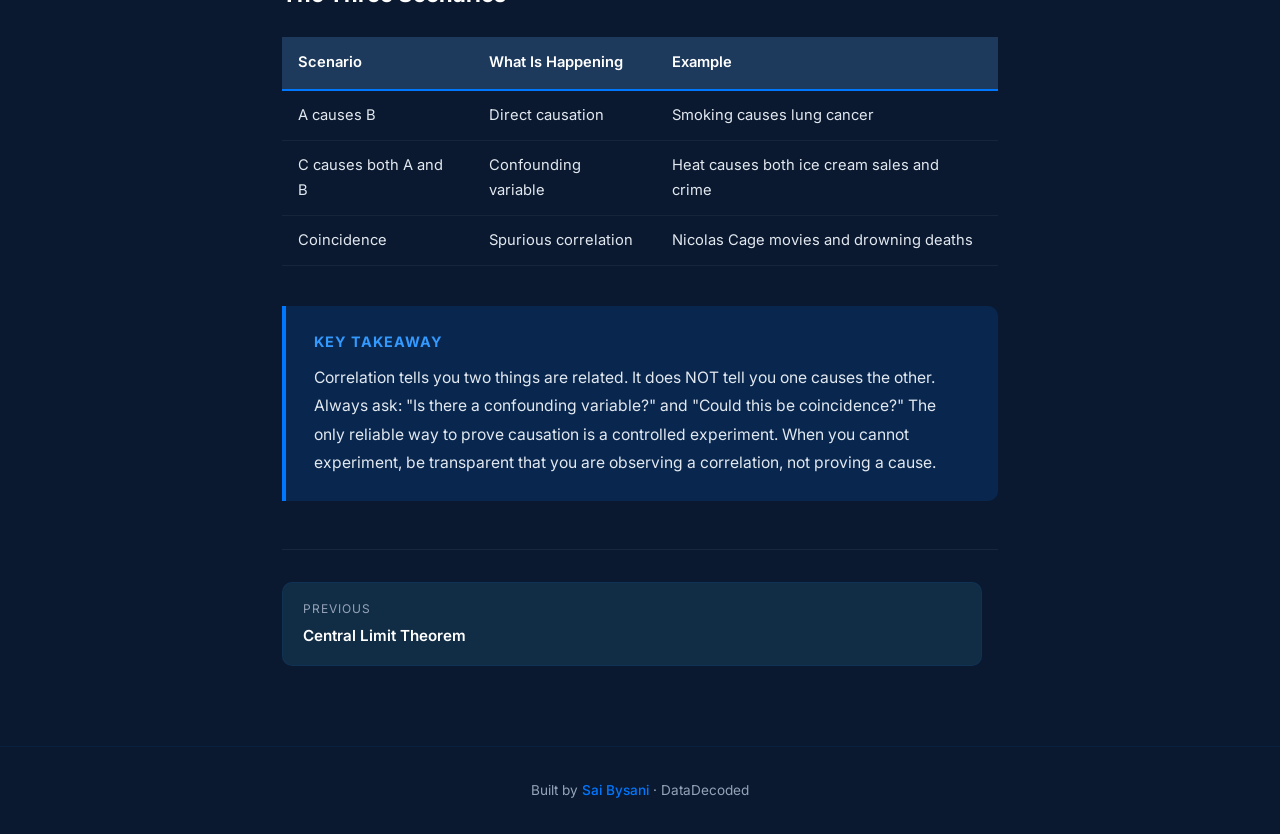
<file: statistics/correlation-vs-causation.html>
<!DOCTYPE html>
<html lang="en">
<head>
  <meta charset="UTF-8">
  <meta name="viewport" content="width=device-width, initial-scale=1.0">
  <title>Correlation vs Causation - Statistics - DataDecoded</title>
  <meta name="description" content="Correlation vs Causation explained with the ice cream and crime example. Why this distinction matters.">
  <link rel="preconnect" href="https://fonts.googleapis.com">
  <link rel="preconnect" href="https://fonts.gstatic.com" crossorigin>
  <link href="https://fonts.googleapis.com/css2?family=Inter:wght@400;500;600;700;800&display=swap" rel="stylesheet">
  <link rel="stylesheet" href="../styles.css">
  <script>if(localStorage.theme)document.documentElement.dataset.theme=localStorage.theme</script>
</head>
<body>

  <nav class="navbar">
    <div class="container">
      <a href="../index.html" class="logo">Data<span>Decoded</span></a>
      <button class="nav-toggle" aria-label="Toggle navigation" aria-expanded="false">
        <span></span><span></span><span></span>
      </button>
      <ul class="nav-links">
        <li><a href="../sql/index.html">SQL</a></li>
        <li><a href="index.html" class="active">Statistics</a></li>
        <li><a href="../python/index.html">Python</a></li>
      </ul>
      <button class="theme-toggle" aria-label="Toggle theme">
        <svg class="icon-sun" width="20" height="20" viewBox="0 0 24 24" fill="none" stroke="currentColor" stroke-width="2" stroke-linecap="round" stroke-linejoin="round"><circle cx="12" cy="12" r="5"/><path d="M12 1v2M12 21v2M4.22 4.22l1.42 1.42M18.36 18.36l1.42 1.42M1 12h2M21 12h2M4.22 19.78l1.42-1.42M18.36 5.64l1.42-1.42"/></svg>
        <svg class="icon-moon" width="20" height="20" viewBox="0 0 24 24" fill="none" stroke="currentColor" stroke-width="2" stroke-linecap="round" stroke-linejoin="round"><path d="M21 12.79A9 9 0 1 1 11.21 3 7 7 0 0 0 21 12.79z"/></svg>
      </button>
    </div>
  </nav>

  <main class="concept-page">
    <div class="container">
      <div class="breadcrumb">
        <a href="../index.html">Home</a> <span class="sep">/</span>
        <a href="index.html">Statistics</a> <span class="sep">/</span>
        Correlation vs Causation
      </div>

      <h1>Correlation vs Causation</h1>
      <p class="subtitle">Just because two things move together does not mean one causes the other</p>

      <h2>The One-Liner</h2>
      <p><strong>Correlation</strong> means two variables move together (when one goes up, the other tends to go up or down). <strong>Causation</strong> means one variable directly causes the other to change.</p>

      <h2>The Ice Cream and Crime Example</h2>
      <p>Here is a real statistical finding: ice cream sales and crime rates are positively correlated. When ice cream sales go up, crime goes up too.</p>
      <p>Does this mean ice cream causes crime? Should we ban ice cream to reduce crime? Obviously not.</p>
      <p>The hidden factor is <strong>temperature</strong>. When it is hot outside, people buy more ice cream AND more people are outdoors, leading to more opportunities for crime. Temperature is the <strong>confounding variable</strong> - it drives both ice cream sales and crime rates independently.</p>

      <div class="analogy">
        <h3>Another Way to See It</h3>
        <p>Drowning deaths and Nicolas Cage movie releases are correlated (this is a real dataset). Nobody believes Nicolas Cage movies cause drowning. The correlation is pure coincidence - or driven by an unrelated third factor (both happen more in summer months, or it is simply a statistical fluke with a small dataset).</p>
      </div>

      <h2>Why This Matters in Data Work</h2>
      <ul>
        <li><strong>Business decisions:</strong> if you see that users who use Feature X have higher retention, does Feature X cause retention? Or do already-engaged users simply use more features?</li>
        <li><strong>A/B testing exists for this reason:</strong> randomized experiments are the gold standard for establishing causation because they control for confounding variables</li>
        <li><strong>Dashboard metrics:</strong> just because two KPIs trend together does not mean changing one will affect the other</li>
      </ul>

      <h2>How to Establish Causation</h2>
      <ol>
        <li><strong>Randomized controlled experiment (A/B test)</strong> - randomly assign users to groups and change only one variable</li>
        <li><strong>Control for confounders</strong> - use regression or matching to isolate the effect of one variable</li>
        <li><strong>Look for a mechanism</strong> - is there a logical reason why A would cause B?</li>
        <li><strong>Check temporal order</strong> - A must come before B in time for A to cause B</li>
        <li><strong>Replicate</strong> - does the relationship hold across different datasets and contexts?</li>
      </ol>

      <h2>The Three Scenarios</h2>
      <table class="comparison-table">
        <thead><tr><th>Scenario</th><th>What Is Happening</th><th>Example</th></tr></thead>
        <tbody>
          <tr><td>A causes B</td><td>Direct causation</td><td>Smoking causes lung cancer</td></tr>
          <tr><td>C causes both A and B</td><td>Confounding variable</td><td>Heat causes both ice cream sales and crime</td></tr>
          <tr><td>Coincidence</td><td>Spurious correlation</td><td>Nicolas Cage movies and drowning deaths</td></tr>
        </tbody>
      </table>

      <div class="takeaway">
        <h3>Key Takeaway</h3>
        <p>Correlation tells you two things are related. It does NOT tell you one causes the other. Always ask: "Is there a confounding variable?" and "Could this be coincidence?" The only reliable way to prove causation is a controlled experiment. When you cannot experiment, be transparent that you are observing a correlation, not proving a cause.</p>
      </div>

      <div class="concept-nav">
        <a href="central-limit-theorem.html">
          <span class="nav-label">Previous</span>
          <span class="nav-title">Central Limit Theorem</span>
        </a>
        <div></div>
      </div>
    </div>
  </main>

  <footer class="footer">
    <p>Built by <a href="https://www.linkedin.com/in/saibysani18" target="_blank" rel="noopener">Sai Bysani</a> &middot; DataDecoded</p>
  </footer>

  <script src="../js/main.js"></script>
</body>
</html>
</file>
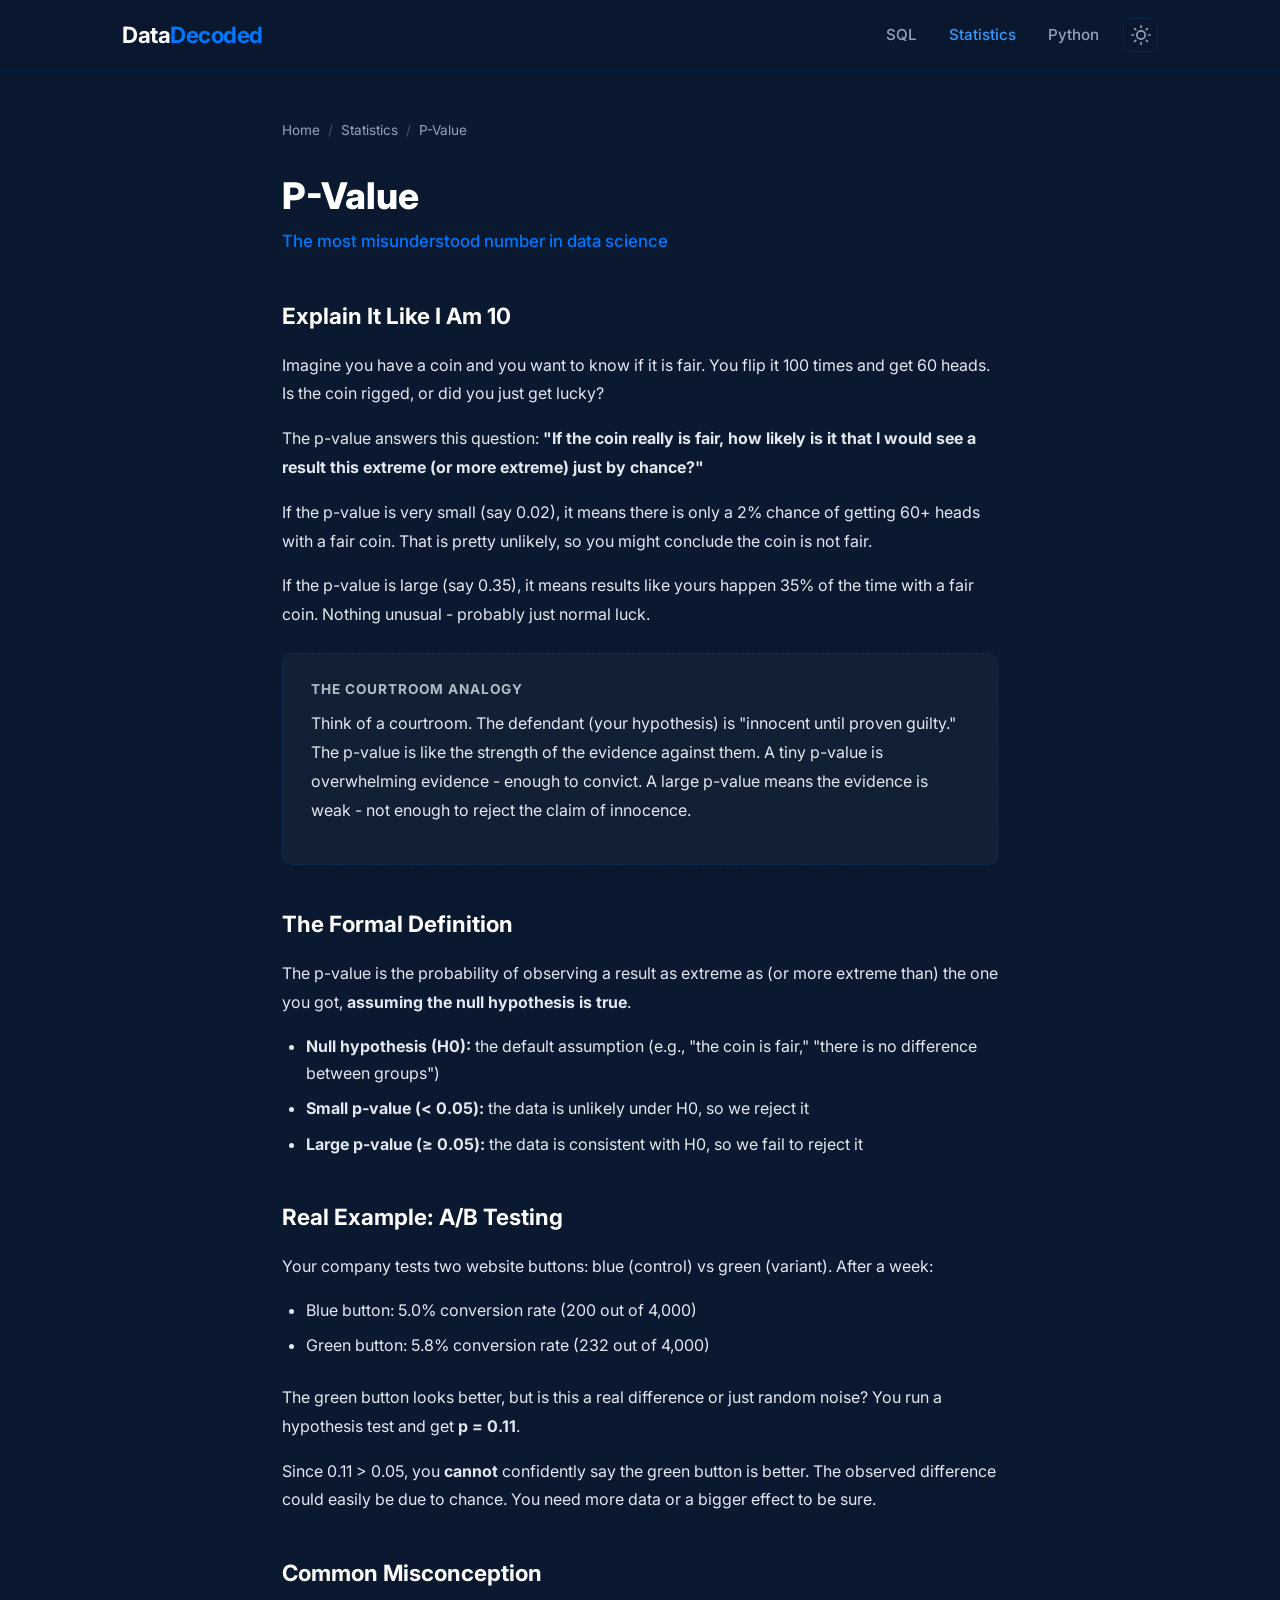
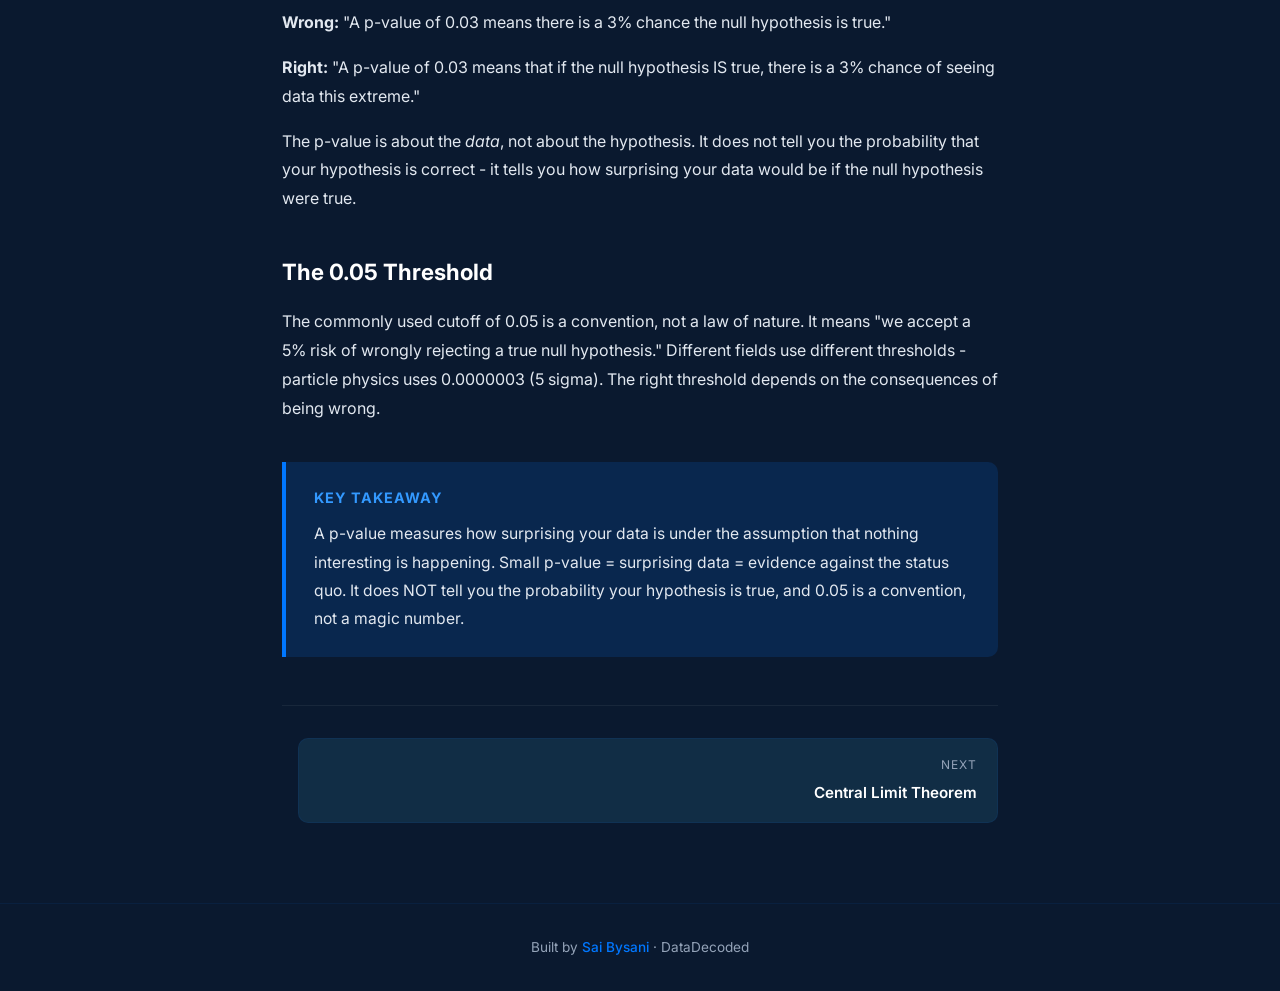
<file: statistics/p-value.html>
<!DOCTYPE html>
<html lang="en">
<head>
  <meta charset="UTF-8">
  <meta name="viewport" content="width=device-width, initial-scale=1.0">
  <title>P-Value - Statistics - DataDecoded</title>
  <meta name="description" content="P-Value explained like you are 10 years old - common misconceptions and a real example.">
  <link rel="preconnect" href="https://fonts.googleapis.com">
  <link rel="preconnect" href="https://fonts.gstatic.com" crossorigin>
  <link href="https://fonts.googleapis.com/css2?family=Inter:wght@400;500;600;700;800&display=swap" rel="stylesheet">
  <link rel="stylesheet" href="../styles.css">
  <script>if(localStorage.theme)document.documentElement.dataset.theme=localStorage.theme</script>
</head>
<body>

  <nav class="navbar">
    <div class="container">
      <a href="../index.html" class="logo">Data<span>Decoded</span></a>
      <button class="nav-toggle" aria-label="Toggle navigation" aria-expanded="false">
        <span></span><span></span><span></span>
      </button>
      <ul class="nav-links">
        <li><a href="../sql/index.html">SQL</a></li>
        <li><a href="index.html" class="active">Statistics</a></li>
        <li><a href="../python/index.html">Python</a></li>
      </ul>
      <button class="theme-toggle" aria-label="Toggle theme">
        <svg class="icon-sun" width="20" height="20" viewBox="0 0 24 24" fill="none" stroke="currentColor" stroke-width="2" stroke-linecap="round" stroke-linejoin="round"><circle cx="12" cy="12" r="5"/><path d="M12 1v2M12 21v2M4.22 4.22l1.42 1.42M18.36 18.36l1.42 1.42M1 12h2M21 12h2M4.22 19.78l1.42-1.42M18.36 5.64l1.42-1.42"/></svg>
        <svg class="icon-moon" width="20" height="20" viewBox="0 0 24 24" fill="none" stroke="currentColor" stroke-width="2" stroke-linecap="round" stroke-linejoin="round"><path d="M21 12.79A9 9 0 1 1 11.21 3 7 7 0 0 0 21 12.79z"/></svg>
      </button>
    </div>
  </nav>

  <main class="concept-page">
    <div class="container">
      <div class="breadcrumb">
        <a href="../index.html">Home</a> <span class="sep">/</span>
        <a href="index.html">Statistics</a> <span class="sep">/</span>
        P-Value
      </div>

      <h1>P-Value</h1>
      <p class="subtitle">The most misunderstood number in data science</p>

      <h2>Explain It Like I Am 10</h2>
      <p>Imagine you have a coin and you want to know if it is fair. You flip it 100 times and get 60 heads. Is the coin rigged, or did you just get lucky?</p>
      <p>The p-value answers this question: <strong>"If the coin really is fair, how likely is it that I would see a result this extreme (or more extreme) just by chance?"</strong></p>
      <p>If the p-value is very small (say 0.02), it means there is only a 2% chance of getting 60+ heads with a fair coin. That is pretty unlikely, so you might conclude the coin is not fair.</p>
      <p>If the p-value is large (say 0.35), it means results like yours happen 35% of the time with a fair coin. Nothing unusual - probably just normal luck.</p>

      <div class="analogy">
        <h3>The Courtroom Analogy</h3>
        <p>Think of a courtroom. The defendant (your hypothesis) is "innocent until proven guilty." The p-value is like the strength of the evidence against them. A tiny p-value is overwhelming evidence - enough to convict. A large p-value means the evidence is weak - not enough to reject the claim of innocence.</p>
      </div>

      <h2>The Formal Definition</h2>
      <p>The p-value is the probability of observing a result as extreme as (or more extreme than) the one you got, <strong>assuming the null hypothesis is true</strong>.</p>
      <ul>
        <li><strong>Null hypothesis (H0):</strong> the default assumption (e.g., "the coin is fair," "there is no difference between groups")</li>
        <li><strong>Small p-value (&lt; 0.05):</strong> the data is unlikely under H0, so we reject it</li>
        <li><strong>Large p-value (&ge; 0.05):</strong> the data is consistent with H0, so we fail to reject it</li>
      </ul>

      <h2>Real Example: A/B Testing</h2>
      <p>Your company tests two website buttons: blue (control) vs green (variant). After a week:</p>
      <ul>
        <li>Blue button: 5.0% conversion rate (200 out of 4,000)</li>
        <li>Green button: 5.8% conversion rate (232 out of 4,000)</li>
      </ul>
      <p>The green button looks better, but is this a real difference or just random noise? You run a hypothesis test and get <strong>p = 0.11</strong>.</p>
      <p>Since 0.11 &gt; 0.05, you <strong>cannot</strong> confidently say the green button is better. The observed difference could easily be due to chance. You need more data or a bigger effect to be sure.</p>

      <h2>Common Misconception</h2>
      <p><strong>Wrong:</strong> "A p-value of 0.03 means there is a 3% chance the null hypothesis is true."</p>
      <p><strong>Right:</strong> "A p-value of 0.03 means that if the null hypothesis IS true, there is a 3% chance of seeing data this extreme."</p>
      <p>The p-value is about the <em>data</em>, not about the hypothesis. It does not tell you the probability that your hypothesis is correct - it tells you how surprising your data would be if the null hypothesis were true.</p>

      <h2>The 0.05 Threshold</h2>
      <p>The commonly used cutoff of 0.05 is a convention, not a law of nature. It means "we accept a 5% risk of wrongly rejecting a true null hypothesis." Different fields use different thresholds - particle physics uses 0.0000003 (5 sigma). The right threshold depends on the consequences of being wrong.</p>

      <div class="takeaway">
        <h3>Key Takeaway</h3>
        <p>A p-value measures how surprising your data is under the assumption that nothing interesting is happening. Small p-value = surprising data = evidence against the status quo. It does NOT tell you the probability your hypothesis is true, and 0.05 is a convention, not a magic number.</p>
      </div>

      <div class="concept-nav">
        <div></div>
        <a href="central-limit-theorem.html" class="next">
          <span class="nav-label">Next</span>
          <span class="nav-title">Central Limit Theorem</span>
        </a>
      </div>
    </div>
  </main>

  <footer class="footer">
    <p>Built by <a href="https://www.linkedin.com/in/saibysani18" target="_blank" rel="noopener">Sai Bysani</a> &middot; DataDecoded</p>
  </footer>

  <script src="../js/main.js"></script>
</body>
</html>
</file>
<file: styles.css>
/* ===== RESET & BASE ===== */
*,
*::before,
*::after {
  margin: 0;
  padding: 0;
  box-sizing: border-box;
}

:root {
  --navy: #0A192F;
  --navy-light: #112D45;
  --navy-mid: #1D3A5C;
  --blue: #0077FF;
  --blue-light: #3399FF;
  --blue-glow: rgba(0, 119, 255, 0.15);
  --white: #ffffff;
  --gray-100: #f0f4f8;
  --gray-200: #d9e2ec;
  --gray-300: #b0bec5;
  --gray-400: #8a9ab5;
  --gray-500: #627893;
  --text-primary: #e2e8f0;
  --text-secondary: #94a3b8;
  --font-main: 'Inter', sans-serif;
  --font-mono: 'Cascadia Code', 'Fira Code', 'Consolas', monospace;
  --max-width: 1100px;
  --radius: 10px;
  --transition: 0.25s ease;
}

html {
  scroll-behavior: smooth;
}

body {
  font-family: var(--font-main);
  background: var(--navy);
  color: var(--text-primary);
  line-height: 1.7;
  min-height: 100vh;
  display: flex;
  flex-direction: column;
}

a {
  color: var(--blue-light);
  text-decoration: none;
  transition: color var(--transition);
}

a:hover {
  color: var(--blue);
}

img {
  max-width: 100%;
}

/* ===== NAVBAR ===== */
.navbar {
  background: rgba(10, 25, 47, 0.95);
  backdrop-filter: blur(12px);
  border-bottom: 1px solid rgba(0, 119, 255, 0.1);
  position: sticky;
  top: 0;
  z-index: 100;
}

.navbar .container {
  display: flex;
  align-items: center;
  gap: 1.5rem;
  padding: 1rem 2rem;
  max-width: var(--max-width);
  margin: 0 auto;
}

.navbar .logo {
  font-size: 1.4rem;
  font-weight: 700;
  color: var(--white);
  letter-spacing: -0.5px;
}

.navbar .logo span {
  color: var(--blue);
}

.nav-links {
  display: flex;
  list-style: none;
  gap: 2rem;
  margin-left: auto;
}

.nav-links a {
  color: var(--text-secondary);
  font-size: 0.95rem;
  font-weight: 500;
  transition: color var(--transition);
}

.nav-links a:hover,
.nav-links a.active {
  color: var(--blue-light);
}

.nav-toggle {
  display: none;
  background: none;
  border: none;
  cursor: pointer;
  padding: 0.25rem;
}

.nav-toggle span {
  display: block;
  width: 24px;
  height: 2px;
  background: var(--text-primary);
  margin: 5px 0;
  transition: var(--transition);
  border-radius: 2px;
}

/* ===== LAYOUT ===== */
.container {
  max-width: var(--max-width);
  margin: 0 auto;
  padding: 0 2rem;
}

main {
  flex: 1;
}

/* ===== HERO ===== */
.hero {
  text-align: center;
  padding: 5rem 2rem 4rem;
}

.hero h1 {
  font-size: 3rem;
  font-weight: 800;
  color: var(--white);
  margin-bottom: 1rem;
  letter-spacing: -1px;
  line-height: 1.15;
}

.hero h1 span {
  color: var(--blue);
}

.hero p {
  font-size: 1.2rem;
  color: var(--text-secondary);
  max-width: 600px;
  margin: 0 auto 2rem;
  line-height: 1.6;
}

.hero .cta-btn {
  display: inline-block;
  background: var(--blue);
  color: var(--white);
  padding: 0.85rem 2.2rem;
  border-radius: 50px;
  font-weight: 600;
  font-size: 1rem;
  transition: background var(--transition), transform var(--transition);
}

.hero .cta-btn:hover {
  background: var(--blue-light);
  transform: translateY(-2px);
  color: var(--white);
}

/* ===== SECTION HEADERS ===== */
.section-header {
  text-align: center;
  margin-bottom: 3rem;
}

.section-header h2 {
  font-size: 2rem;
  font-weight: 700;
  color: var(--white);
  margin-bottom: 0.5rem;
}

.section-header p {
  color: var(--text-secondary);
  font-size: 1.05rem;
}

/* ===== CATEGORY CARDS (Homepage) ===== */
.categories {
  padding: 2rem 0 5rem;
}

.card-grid {
  display: grid;
  grid-template-columns: repeat(auto-fit, minmax(300px, 1fr));
  gap: 1.5rem;
}

.card {
  background: var(--navy-light);
  border: 1px solid rgba(0, 119, 255, 0.08);
  border-radius: var(--radius);
  padding: 2rem;
  transition: transform var(--transition), border-color var(--transition), box-shadow var(--transition);
}

.card:hover {
  transform: translateY(-4px);
  border-color: rgba(0, 119, 255, 0.25);
  box-shadow: 0 8px 30px rgba(0, 0, 0, 0.3);
}

.card .card-icon {
  font-size: 2.2rem;
  margin-bottom: 1rem;
}

.card h3 {
  font-size: 1.3rem;
  color: var(--white);
  margin-bottom: 0.5rem;
  font-weight: 700;
}

.card p {
  color: var(--text-secondary);
  font-size: 0.95rem;
  margin-bottom: 1.25rem;
  line-height: 1.6;
}

.card .card-link {
  color: var(--blue);
  font-weight: 600;
  font-size: 0.9rem;
  display: inline-flex;
  align-items: center;
  gap: 0.4rem;
}

.card .card-link:hover {
  gap: 0.6rem;
}

/* ===== CATEGORY PAGE ===== */
.category-hero {
  padding: 3.5rem 2rem 2rem;
  text-align: center;
}

.category-hero h1 {
  font-size: 2.5rem;
  font-weight: 800;
  color: var(--white);
  margin-bottom: 0.5rem;
}

.category-hero p {
  color: var(--text-secondary);
  font-size: 1.1rem;
  max-width: 550px;
  margin: 0 auto;
}

.concept-list {
  padding: 2rem 0 5rem;
}

.concept-card {
  display: block;
  background: var(--navy-light);
  border: 1px solid rgba(0, 119, 255, 0.08);
  border-radius: var(--radius);
  padding: 1.75rem 2rem;
  margin-bottom: 1rem;
  transition: transform var(--transition), border-color var(--transition), box-shadow var(--transition);
}

.concept-card:hover {
  transform: translateX(6px);
  border-color: rgba(0, 119, 255, 0.25);
  box-shadow: 0 4px 20px rgba(0, 0, 0, 0.25);
  color: var(--text-primary);
}

.concept-card h3 {
  font-size: 1.15rem;
  color: var(--white);
  margin-bottom: 0.35rem;
  font-weight: 600;
}

.concept-card p {
  color: var(--text-secondary);
  font-size: 0.95rem;
}

/* ===== CONCEPT PAGE ===== */
.concept-page {
  padding: 3rem 0 5rem;
}

.concept-page .container {
  max-width: 780px;
}

.breadcrumb {
  color: var(--text-secondary);
  font-size: 0.85rem;
  margin-bottom: 2rem;
  display: flex;
  align-items: center;
  gap: 0.5rem;
  flex-wrap: wrap;
}

.breadcrumb a {
  color: var(--text-secondary);
}

.breadcrumb a:hover {
  color: var(--blue-light);
}

.breadcrumb .sep {
  opacity: 0.4;
}

.concept-page h1 {
  font-size: 2.3rem;
  font-weight: 800;
  color: var(--white);
  margin-bottom: 0.5rem;
  line-height: 1.2;
}

.concept-page .subtitle {
  color: var(--blue);
  font-size: 1.05rem;
  font-weight: 500;
  margin-bottom: 2.5rem;
}

.concept-page h2 {
  font-size: 1.4rem;
  font-weight: 700;
  color: var(--white);
  margin: 2.5rem 0 1rem;
}

.concept-page p {
  color: var(--text-primary);
  font-size: 1rem;
  margin-bottom: 1rem;
  line-height: 1.8;
}

.concept-page ul,
.concept-page ol {
  margin: 0.5rem 0 1.5rem 1.5rem;
  color: var(--text-primary);
}

.concept-page li {
  margin-bottom: 0.5rem;
  line-height: 1.7;
}

/* Code blocks */
.code-block {
  background: #061525;
  border: 1px solid rgba(0, 119, 255, 0.12);
  border-radius: 8px;
  padding: 1.25rem 1.5rem;
  margin: 1.25rem 0 1.75rem;
  overflow-x: auto;
  position: relative;
}

.code-block code {
  font-family: var(--font-mono);
  font-size: 0.88rem;
  color: var(--gray-200);
  line-height: 1.7;
  white-space: pre;
  display: block;
}

.code-label {
  position: absolute;
  top: 0;
  right: 0;
  background: var(--blue);
  color: var(--white);
  font-size: 0.7rem;
  font-weight: 600;
  padding: 0.2rem 0.7rem;
  border-radius: 0 8px 0 6px;
  text-transform: uppercase;
  letter-spacing: 0.5px;
}

/* Inline code */
.concept-page code:not(.code-block code) {
  font-family: var(--font-mono);
  background: rgba(0, 119, 255, 0.1);
  color: var(--blue-light);
  padding: 0.15rem 0.45rem;
  border-radius: 4px;
  font-size: 0.88em;
}

/* Key Takeaway box */
.takeaway {
  background: var(--blue-glow);
  border-left: 4px solid var(--blue);
  border-radius: 0 var(--radius) var(--radius) 0;
  padding: 1.5rem 1.75rem;
  margin: 2.5rem 0;
}

.takeaway h3 {
  color: var(--blue-light);
  font-size: 0.9rem;
  text-transform: uppercase;
  letter-spacing: 1px;
  margin-bottom: 0.6rem;
  font-weight: 700;
}

.takeaway p {
  color: var(--text-primary);
  font-size: 0.98rem;
  margin-bottom: 0;
}

/* Analogy box */
.analogy {
  background: rgba(255, 255, 255, 0.03);
  border: 1px dashed rgba(0, 119, 255, 0.2);
  border-radius: var(--radius);
  padding: 1.5rem 1.75rem;
  margin: 1.5rem 0;
}

.analogy h3 {
  color: var(--gray-300);
  font-size: 0.85rem;
  text-transform: uppercase;
  letter-spacing: 1px;
  margin-bottom: 0.5rem;
}

/* Comparison table */
.comparison-table {
  width: 100%;
  border-collapse: collapse;
  margin: 1.5rem 0 2rem;
  font-size: 0.92rem;
}

.comparison-table th {
  background: var(--navy-mid);
  color: var(--white);
  padding: 0.85rem 1rem;
  text-align: left;
  font-weight: 600;
  border-bottom: 2px solid var(--blue);
}

.comparison-table td {
  padding: 0.75rem 1rem;
  border-bottom: 1px solid rgba(255, 255, 255, 0.05);
  color: var(--text-primary);
}

.comparison-table tr:hover td {
  background: rgba(0, 119, 255, 0.04);
}

/* Navigation between concepts */
.concept-nav {
  display: flex;
  justify-content: space-between;
  gap: 1rem;
  margin-top: 3rem;
  padding-top: 2rem;
  border-top: 1px solid rgba(255, 255, 255, 0.06);
}

.concept-nav a {
  display: flex;
  flex-direction: column;
  background: var(--navy-light);
  border: 1px solid rgba(0, 119, 255, 0.08);
  border-radius: var(--radius);
  padding: 1rem 1.25rem;
  flex: 1;
  transition: border-color var(--transition), transform var(--transition);
}

.concept-nav a:hover {
  border-color: rgba(0, 119, 255, 0.25);
  transform: translateY(-2px);
}

.concept-nav .nav-label {
  font-size: 0.75rem;
  color: var(--text-secondary);
  text-transform: uppercase;
  letter-spacing: 1px;
  margin-bottom: 0.25rem;
}

.concept-nav .nav-title {
  color: var(--white);
  font-weight: 600;
  font-size: 0.95rem;
}

.concept-nav .next {
  text-align: right;
}

/* ===== FOOTER ===== */
.footer {
  background: rgba(10, 25, 47, 0.6);
  border-top: 1px solid rgba(0, 119, 255, 0.08);
  text-align: center;
  padding: 2rem;
  margin-top: auto;
}

.footer p {
  color: var(--text-secondary);
  font-size: 0.85rem;
}

.footer a {
  color: var(--blue);
  font-weight: 500;
}

/* ===== THEME TOGGLE ===== */
.theme-toggle {
  background: none;
  border: 1px solid rgba(0, 119, 255, 0.15);
  border-radius: 8px;
  cursor: pointer;
  padding: 0.4rem;
  display: flex;
  align-items: center;
  justify-content: center;
  color: var(--text-secondary);
  transition: color var(--transition), border-color var(--transition);
}

.theme-toggle:hover {
  color: var(--blue);
  border-color: rgba(0, 119, 255, 0.35);
}

.theme-toggle .icon-moon {
  display: none;
}

[data-theme="light"] .theme-toggle .icon-sun {
  display: none;
}

[data-theme="light"] .theme-toggle .icon-moon {
  display: block;
}

/* ===== SVG CARD ICONS ===== */
.card-svg-icon {
  width: 36px;
  height: 36px;
  color: var(--blue);
  margin-bottom: 1rem;
}

/* ===== LIGHT THEME ===== */
[data-theme="light"] {
  --navy: #ffffff;
  --navy-light: #f0f4f8;
  --navy-mid: #e2e8f0;
  --white: #0A192F;
  --gray-200: #4a5568;
  --gray-300: #718096;
  --text-primary: #1a202c;
  --text-secondary: #4a5568;
  --blue-glow: rgba(0, 119, 255, 0.08);
}

[data-theme="light"] .navbar {
  background: rgba(255, 255, 255, 0.95);
  border-bottom-color: rgba(0, 119, 255, 0.15);
}

[data-theme="light"] .footer {
  background: rgba(240, 244, 248, 0.8);
  border-top-color: rgba(0, 119, 255, 0.12);
}

[data-theme="light"] .code-block {
  background: #f0f4f8;
  border-color: rgba(0, 119, 255, 0.15);
}

[data-theme="light"] .code-block code {
  color: #1a202c;
}

[data-theme="light"] .card,
[data-theme="light"] .concept-card,
[data-theme="light"] .concept-nav a {
  border-color: rgba(0, 119, 255, 0.12);
  box-shadow: 0 1px 3px rgba(0, 0, 0, 0.06);
}

[data-theme="light"] .analogy {
  background: rgba(0, 119, 255, 0.03);
  border-color: rgba(0, 119, 255, 0.15);
}

[data-theme="light"] .comparison-table td {
  border-bottom-color: rgba(0, 0, 0, 0.08);
}

[data-theme="light"] .concept-nav {
  border-top-color: rgba(0, 0, 0, 0.08);
}

[data-theme="light"] .concept-page code:not(.code-block code) {
  background: rgba(0, 119, 255, 0.08);
  color: #0066dd;
}

/* ===== RESPONSIVE ===== */
@media (max-width: 768px) {
  .hero h1 {
    font-size: 2.2rem;
  }

  .hero p {
    font-size: 1.05rem;
  }

  .category-hero h1 {
    font-size: 2rem;
  }

  .concept-page h1 {
    font-size: 1.8rem;
  }

  .card-grid {
    grid-template-columns: 1fr;
  }

  .nav-toggle {
    display: block;
    order: 3;
  }

  .theme-toggle {
    order: 2;
    margin-left: auto;
  }

  .nav-links {
    display: none;
    position: absolute;
    top: 100%;
    left: 0;
    right: 0;
    flex-direction: column;
    background: var(--navy);
    border-bottom: 1px solid rgba(0, 119, 255, 0.1);
    padding: 1rem 2rem 1.5rem;
    gap: 0.75rem;
    order: 4;
  }

  .nav-links.open {
    display: flex;
  }

  .navbar .container {
    position: relative;
  }

  .concept-nav {
    flex-direction: column;
  }

  .concept-nav .next {
    text-align: left;
  }

  .comparison-table {
    font-size: 0.82rem;
  }

  .comparison-table th,
  .comparison-table td {
    padding: 0.6rem 0.65rem;
  }

  .container {
    padding: 0 1.25rem;
  }

  .code-block {
    padding: 1rem;
  }

  .code-block code {
    font-size: 0.8rem;
  }
}

@media (max-width: 480px) {
  .hero {
    padding: 3.5rem 1rem 3rem;
  }

  .hero h1 {
    font-size: 1.8rem;
  }

  .concept-page h1 {
    font-size: 1.55rem;
  }
}
</file>
